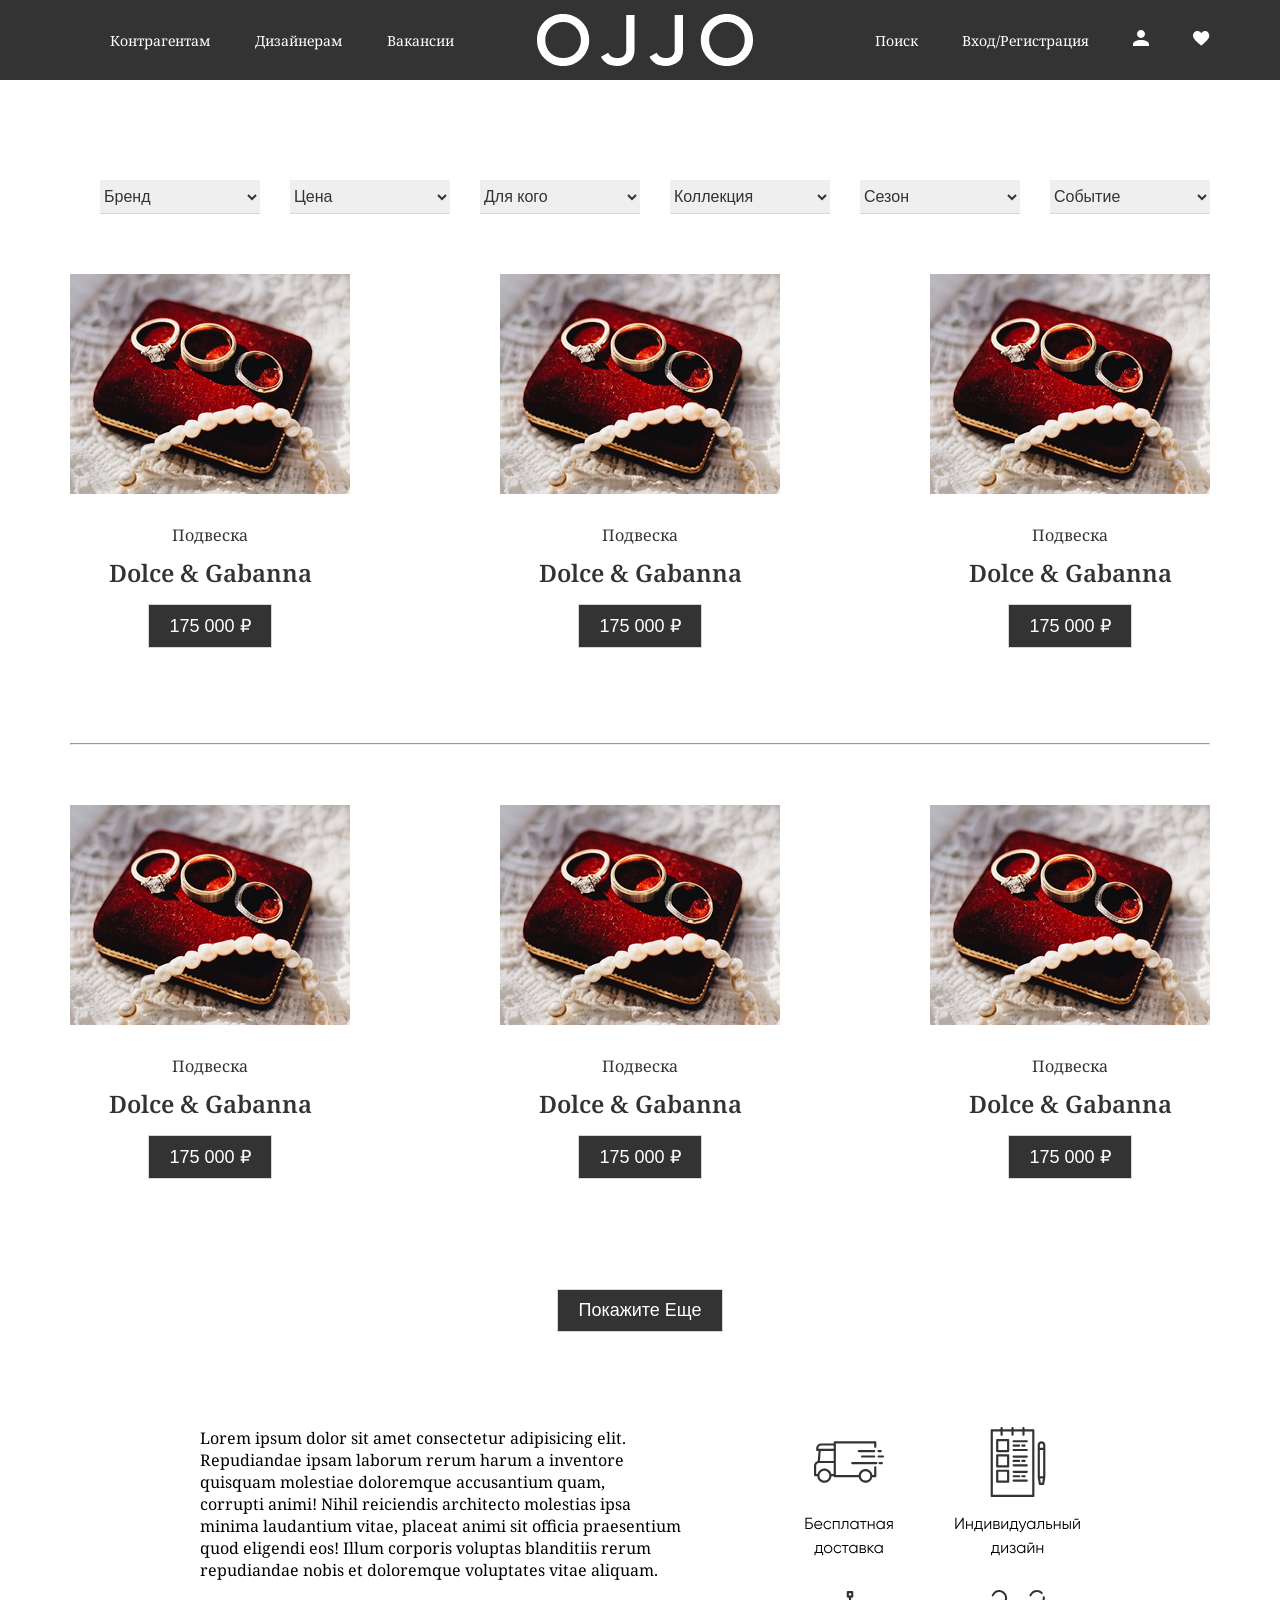
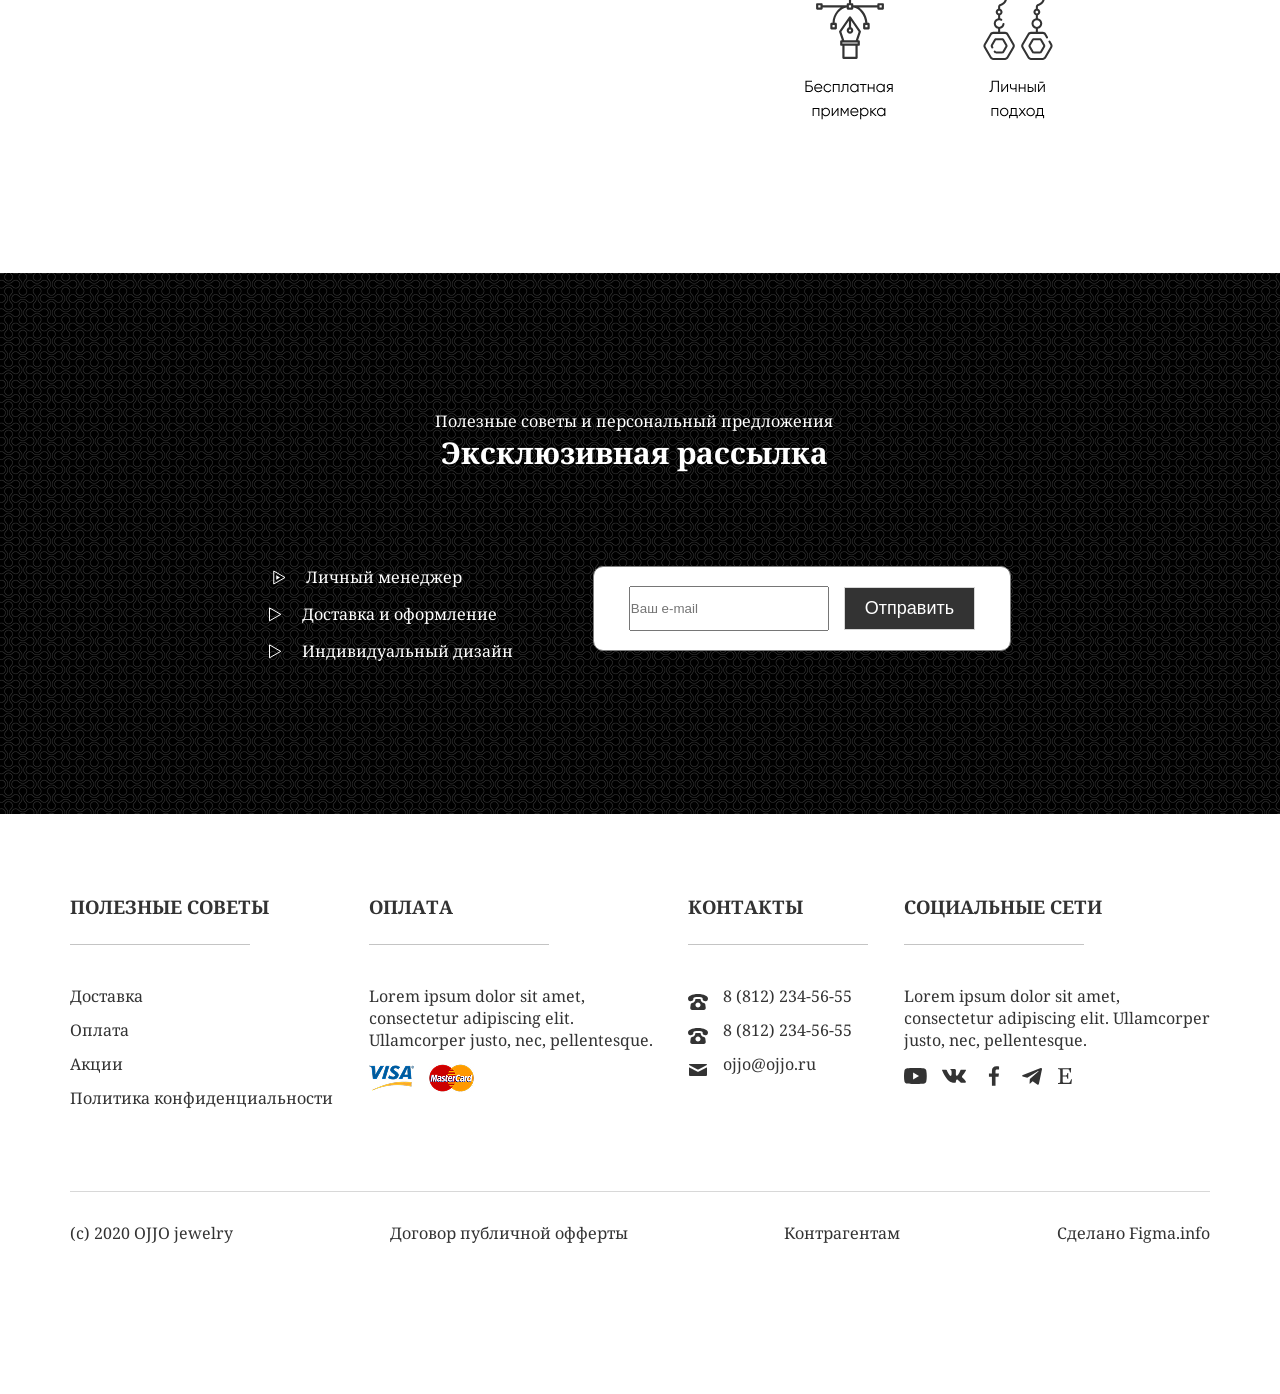
<file: basket.html>
<!DOCTYPE html>
<html lang="en">
<head>
    <meta charset="UTF-8">
    <meta name="viewport" content="width=device-width, initial-scale=1.0">
    <title>Document</title>
    <link rel="stylesheet" href="./css/basket.css">
        <link rel="preconnect" href="https://fonts.googleapis.com">
<link rel="preconnect" href="https://fonts.gstatic.com" crossorigin>
<link href="https://fonts.googleapis.com/css2?family=Noto+Serif:ital,wght@0,100..900;1,100..900&display=swap" rel="stylesheet">
</head>
<body>
        <header>
            <div class="header-container container">
                <nav>
                    <a href="">Контрагентам</a>
                    <a href="">Дизайнерам</a>
                    <a href="">Вакансии</a>
                </nav>
                <img src="./img/OJJO.svg" alt="">
                <nav>
                    <a href="">Поиск</a>
                    <a href="">Вход/Регистрация</a>
                    <a href=""><svg width="16" height="16" viewBox="0 0 16 16" fill="none" xmlns="http://www.w3.org/2000/svg">
<path d="M8 0C9.06087 0 10.0783 0.421427 10.8284 1.17157C11.5786 1.92172 12 2.93913 12 4C12 5.06087 11.5786 6.07828 10.8284 6.82843C10.0783 7.57857 9.06087 8 8 8C6.93913 8 5.92172 7.57857 5.17157 6.82843C4.42143 6.07828 4 5.06087 4 4C4 2.93913 4.42143 1.92172 5.17157 1.17157C5.92172 0.421427 6.93913 0 8 0ZM8 10C12.42 10 16 11.79 16 14V16H0V14C0 11.79 3.58 10 8 10Z" fill="white"/>
</svg></a>
                    <a href=""><svg width="17" height="15" viewBox="0 0 17 15" fill="none" xmlns="http://www.w3.org/2000/svg">
<path d="M8.33057 2.23935C5.57571 -2.01593 0 0.302208 0 4.93764C0 8.41849 7.644 13.8635 8.33057 14.5715C9.02186 13.8635 16.2857 8.41849 16.2857 4.93764C16.2857 0.337351 11.0906 -2.01593 8.33057 2.23935Z" fill="white"/>
</svg></a>
                </nav>
            </div>
            </header>

            <section class="hero">
                <div class="container">
                    <div class="options">
                        <select><option class="option__title">Бренд</option></select>
                        <select><option class="option__title">Цена</option></select>
                        <select><option class="option__title">Для кого</option></select>
                        <select><option class="option__title">Коллекция </option></select>
                        <select><option class="option__title">Сезон</option></select>
                        <select><option class="option__title">Событие </option></select>
                    </div>
                    <div class="hero__cards">
                    <div class="hero__card">
                        <img src="./img/rings2.jpg" alt="">
                        <p class="cards__subtitle">Подвеска</p>
                        <h2 class="cards__title">Dolce & Gabanna</h2>
                        <button class="card__btn">175 000 ₽</button>
                    </div>
                    <div class="hero__card">
                        <img src="./img/rings2.jpg" alt="">
                        <p class="cards__subtitle">Подвеска</p>
                        <h2 class="cards__title">Dolce & Gabanna</h2>
                        <button class="card__btn">175 000 ₽</button>
                    </div>
                    <div class="hero__card">
                        <img src="./img/rings2.jpg" alt="">
                        <p class="cards__subtitle">Подвеска</p>
                        <h2 class="cards__title">Dolce & Gabanna</h2>
                        <button class="card__btn">175 000 ₽</button>
                    </div>
                    </div>
                    <hr>
                    <div class="hero__cards">
                    <div class="hero__card">
                        <img src="./img/rings2.jpg" alt="">
                        <p class="cards__subtitle">Подвеска</p>
                        <h2 class="cards__title">Dolce & Gabanna</h2>
                        <button class="card__btn">175 000 ₽</button>
                    </div>
                    <div class="hero__card">
                        <img src="./img/rings2.jpg" alt="">
                        <p class="cards__subtitle">Подвеска</p>
                        <h2 class="cards__title">Dolce & Gabanna</h2>
                        <button class="card__btn">175 000 ₽</button>
                    </div>
                    <div class="hero__card">
                        <img src="./img/rings2.jpg" alt="">
                        <p class="cards__subtitle">Подвеска</p>
                        <h2 class="cards__title">Dolce & Gabanna</h2>
                        <button class="card__btn">175 000 ₽</button>
                    </div>
                    </div>
                    <div class="btn__center"><button class="card__btn">покажите еще</button></div>

                    <div class="inform">
                        <div class="left__content">
                            <p class="left__text">Lorem ipsum dolor sit amet consectetur adipisicing elit.<br> Repudiandae ipsam laborum rerum harum a inventore<br> quisquam molestiae doloremque  accusantium quam,<br> corrupti animi! Nihil reiciendis architecto molestias  ipsa <br> minima laudantium vitae, placeat animi sit officia praesentium <br> quod  eligendi eos! Illum corporis voluptas blanditiis rerum <br> repudiandae nobis et doloremque voluptates vitae aliquam.</p>
                        </div>
                        <div class="right__content">
                            <svg width="277" height="296" viewBox="0 0 277 296" fill="none" xmlns="http://www.w3.org/2000/svg">
<path d="M71.25 39.3464C70.646 39.3464 70.1562 39.8362 70.1562 40.4402V48.1041H68.4161C67.9872 44.3105 64.5643 41.583 60.7709 42.0118C57.5681 42.3738 55.0408 44.9013 54.6786 48.1041H31.875V16.3853H70.1562V19.8252C70.1562 20.4292 70.646 20.9189 71.25 20.9189C71.854 20.9189 72.3438 20.4292 72.3438 19.8252V15.2916C72.3438 14.6876 71.854 14.1978 71.25 14.1978H30.7812C30.1772 14.1978 29.6875 14.6876 29.6875 15.2916V16.3853H17.1619C14.4162 16.3889 12.1911 18.6138 12.1875 21.3597V22.9478C12.1875 23.5519 12.6772 24.0416 13.2812 24.0416H14.5533L13.7188 34.0658C11.5347 34.6343 10.0077 36.6028 10 38.8597V48.1041C10 48.7081 10.4897 49.1978 11.0938 49.1978H13.3086C13.6084 53.1091 17.0223 56.0368 20.9335 55.737C24.4281 55.4691 27.2047 52.6924 27.4727 49.1978C27.4825 49.1978 27.4902 49.2033 27.5 49.2033H29.6875C29.6875 49.8073 30.1772 50.2971 30.7812 50.2971H54.7781C55.5573 54.0356 59.2197 56.4346 62.9583 55.6555C65.6512 55.0942 67.7553 52.99 68.3166 50.2971H71.25C71.854 50.2971 72.3438 49.8073 72.3438 49.2033V40.4402C72.3438 39.836 71.854 39.3464 71.25 39.3464ZM20.3906 53.5728C17.6724 53.5728 15.4688 51.3692 15.4688 48.651C15.4688 45.9327 17.6724 43.7291 20.3906 43.7291C23.1089 43.7291 25.3125 45.9327 25.3125 48.651C25.3095 51.368 23.1076 53.5698 20.3906 53.5728ZM29.6875 47.0103H27.5C27.4359 47.017 27.3724 47.0298 27.3108 47.0486C26.4311 43.2269 22.62 40.842 18.7984 41.7216C16.1633 42.3281 14.1014 44.3786 13.4803 47.0103H12.1875V38.8597C12.1893 37.3214 13.436 36.0746 14.9744 36.0728H29.6875V47.0103ZM29.6875 33.8853H15.9281L16.7484 24.0416H29.6875V33.8853ZM29.6875 21.8541H14.375V21.3597C14.3768 19.8213 15.6235 18.5746 17.1619 18.5728H29.6875V21.8541ZM66.2673 49.1541C66.1267 51.6563 64.0545 53.6121 61.5484 53.6078H61.5473C59.2525 53.6028 57.2931 51.95 56.9011 49.6889C57.0928 49.354 57.0709 48.9378 56.8453 48.6247C56.9915 46.023 59.2192 44.0322 61.8211 44.1783C64.4228 44.3245 66.4136 46.5522 66.2673 49.1541Z" fill="#333333"/>
<path d="M70.1562 22.9478H54.8438C54.2397 22.9478 53.75 23.4376 53.75 24.0416C53.75 24.6456 54.2397 25.1353 54.8438 25.1353H70.1562C70.7603 25.1353 71.25 24.6456 71.25 24.0416C71.25 23.4376 70.7603 22.9478 70.1562 22.9478Z" fill="#333333"/>
<path d="M72.3438 34.9791H48.2812C47.6772 34.9791 47.1875 35.4688 47.1875 36.0728C47.1875 36.6769 47.6772 37.1666 48.2812 37.1666H72.3438C72.9478 37.1666 73.4375 36.6769 73.4375 36.0728C73.4375 35.4688 72.9478 34.9791 72.3438 34.9791Z" fill="#333333"/>
<path d="M70.1562 28.4166H58.125C57.521 28.4166 57.0312 28.9063 57.0312 29.5103C57.0312 30.1144 57.521 30.6041 58.125 30.6041H70.1562C70.7603 30.6041 71.25 30.1144 71.25 29.5103C71.25 28.9063 70.7603 28.4166 70.1562 28.4166Z" fill="#333333"/>
<path d="M74.5312 25.1353H76.7188C77.3228 25.1353 77.8125 24.6456 77.8125 24.0416C77.8125 23.4376 77.3228 22.9478 76.7188 22.9478H74.5312C73.9272 22.9478 73.4375 23.4376 73.4375 24.0416C73.4375 24.6456 73.9272 25.1353 74.5312 25.1353Z" fill="#333333"/>
<path d="M77.8125 34.9791H75.625C75.021 34.9791 74.5312 35.4688 74.5312 36.0728C74.5312 36.6769 75.021 37.1666 75.625 37.1666H77.8125C78.4165 37.1666 78.9062 36.6769 78.9062 36.0728C78.9062 35.4688 78.4165 34.9791 77.8125 34.9791Z" fill="#333333"/>
<path d="M78.9062 28.4166H74.5312C73.9272 28.4166 73.4375 28.9063 73.4375 29.5103C73.4375 30.1144 73.9272 30.6041 74.5312 30.6041H78.9062C79.5103 30.6041 80 30.1144 80 29.5103C80 28.9063 79.5103 28.4166 78.9062 28.4166Z" fill="#333333"/>
<path d="M5.6275 95.28C6.5555 95.28 7.34483 95.6107 7.9955 96.272C8.65683 96.9333 8.9875 97.7227 8.9875 98.64C8.9875 99.568 8.65683 100.363 7.9955 101.024C7.34483 101.675 6.5555 102 5.6275 102H1.4675V90.8H8.0275V91.856H2.5875V95.28H5.6275ZM5.6275 100.944C6.24617 100.944 6.77417 100.72 7.2115 100.272C7.64883 99.824 7.8675 99.28 7.8675 98.64C7.8675 98.0107 7.64883 97.472 7.2115 97.024C6.77417 96.5653 6.24617 96.336 5.6275 96.336H2.5875V100.944H5.6275ZM14.3629 93.808C15.5469 93.808 16.5015 94.2293 17.2269 95.072C17.9629 95.904 18.3309 96.8907 18.3309 98.032C18.3309 98.1493 18.3202 98.3147 18.2989 98.528H11.2749C11.3815 99.3387 11.7229 99.984 12.2989 100.464C12.8855 100.933 13.6055 101.168 14.4589 101.168C15.0669 101.168 15.5895 101.045 16.0269 100.8C16.4749 100.544 16.8109 100.213 17.0349 99.808L17.9629 100.352C17.6109 100.917 17.1309 101.365 16.5229 101.696C15.9149 102.027 15.2215 102.192 14.4429 102.192C13.1842 102.192 12.1602 101.797 11.3709 101.008C10.5815 100.219 10.1869 99.216 10.1869 98C10.1869 96.8053 10.5762 95.808 11.3549 95.008C12.1335 94.208 13.1362 93.808 14.3629 93.808ZM14.3629 94.832C13.5309 94.832 12.8322 95.0827 12.2669 95.584C11.7122 96.0747 11.3815 96.7147 11.2749 97.504H17.2429C17.1362 96.6613 16.8109 96.0053 16.2669 95.536C15.7229 95.0667 15.0882 94.832 14.3629 94.832ZM23.7386 102.192C22.5333 102.192 21.5306 101.792 20.7306 100.992C19.9306 100.181 19.5306 99.184 19.5306 98C19.5306 96.816 19.9306 95.824 20.7306 95.024C21.5306 94.2133 22.5333 93.808 23.7386 93.808C24.528 93.808 25.2373 94 25.8666 94.384C26.496 94.7573 26.9546 95.264 27.2426 95.904L26.3786 96.4C26.1653 95.92 25.8186 95.5413 25.3386 95.264C24.8693 94.976 24.336 94.832 23.7386 94.832C22.8533 94.832 22.1066 95.1413 21.4986 95.76C20.8906 96.368 20.5866 97.1147 20.5866 98C20.5866 98.8853 20.8906 99.6373 21.4986 100.256C22.1066 100.864 22.8533 101.168 23.7386 101.168C24.336 101.168 24.8693 101.029 25.3386 100.752C25.808 100.464 26.176 100.08 26.4426 99.6L27.3226 100.112C26.992 100.752 26.5066 101.259 25.8666 101.632C25.2266 102.005 24.5173 102.192 23.7386 102.192ZM35.5588 94V102H34.5028V95.024H29.8948V102H28.8388V94H35.5588ZM44.3519 94V102H43.2959V95.024H39.6799V98.592C39.6799 99.9253 39.4239 100.843 38.9119 101.344C38.4105 101.845 37.7172 102.064 36.8319 102V101.008C37.4399 101.072 37.8879 100.928 38.1759 100.576C38.4745 100.224 38.6239 99.5627 38.6239 98.592V94H44.3519ZM53.4688 94H54.5248V102H53.4688V100.432C52.7328 101.605 51.6554 102.192 50.2368 102.192C49.0954 102.192 48.1194 101.787 47.3088 100.976C46.5088 100.165 46.1088 99.1733 46.1088 98C46.1088 96.8267 46.5088 95.8347 47.3088 95.024C48.1194 94.2133 49.0954 93.808 50.2368 93.808C51.6554 93.808 52.7328 94.3947 53.4688 95.568V94ZM48.0768 100.256C48.6848 100.864 49.4314 101.168 50.3168 101.168C51.2021 101.168 51.9488 100.864 52.5568 100.256C53.1648 99.6373 53.4688 98.8853 53.4688 98C53.4688 97.1147 53.1648 96.368 52.5568 95.76C51.9488 95.1413 51.2021 94.832 50.3168 94.832C49.4314 94.832 48.6848 95.1413 48.0768 95.76C47.4688 96.368 47.1648 97.1147 47.1648 98C47.1648 98.8853 47.4688 99.6373 48.0768 100.256ZM62.5206 94V95.024H59.6886V102H58.6326V95.024H55.8006V94H62.5206ZM69.4715 94H70.5275V102H69.4715V98.512H64.8635V102H63.8075V94H64.8635V97.488H69.4715V94ZM79.6406 94H80.6966V102H79.6406V100.432C78.9046 101.605 77.8273 102.192 76.4086 102.192C75.2673 102.192 74.2913 101.787 73.4806 100.976C72.6806 100.165 72.2806 99.1733 72.2806 98C72.2806 96.8267 72.6806 95.8347 73.4806 95.024C74.2913 94.2133 75.2673 93.808 76.4086 93.808C77.8273 93.808 78.9046 94.3947 79.6406 95.568V94ZM74.2486 100.256C74.8566 100.864 75.6033 101.168 76.4886 101.168C77.374 101.168 78.1206 100.864 78.7286 100.256C79.3366 99.6373 79.6406 98.8853 79.6406 98C79.6406 97.1147 79.3366 96.368 78.7286 95.76C78.1206 95.1413 77.374 94.832 76.4886 94.832C75.6033 94.832 74.8566 95.1413 74.2486 95.76C73.6406 96.368 73.3366 97.1147 73.3366 98C73.3366 98.8853 73.6406 99.6373 74.2486 100.256ZM88.6925 94V102H87.6365V98.928H86.2605L83.7965 102H82.4525L84.9805 98.896C84.3405 98.8 83.8125 98.5333 83.3965 98.096C82.9805 97.6587 82.7725 97.12 82.7725 96.48C82.7725 95.7547 83.0285 95.1627 83.5405 94.704C84.0632 94.2347 84.6978 94 85.4445 94H88.6925ZM85.4445 97.936H87.6365V95.024H85.4445C84.9965 95.024 84.6125 95.1573 84.2925 95.424C83.9832 95.6907 83.8285 96.0427 83.8285 96.48C83.8285 96.9173 83.9832 97.2693 84.2925 97.536C84.6125 97.8027 84.9965 97.936 85.4445 97.936ZM17.9963 124.976H19.1163V128.144H18.0603V126H11.5323V128.144H10.4763V124.976H11.4523C11.9962 124.261 12.2682 123.253 12.2682 121.952V118H17.9963V124.976ZM12.7323 124.976H16.9403V119.024H13.3243V121.952C13.3243 123.179 13.1269 124.187 12.7323 124.976ZM27.1053 124.992C26.2946 125.792 25.3026 126.192 24.1293 126.192C22.9559 126.192 21.9586 125.792 21.1373 124.992C20.3266 124.181 19.9213 123.184 19.9213 122C19.9213 120.816 20.3266 119.824 21.1373 119.024C21.9586 118.213 22.9559 117.808 24.1293 117.808C25.3026 117.808 26.2946 118.213 27.1053 119.024C27.9266 119.824 28.3373 120.816 28.3373 122C28.3373 123.184 27.9266 124.181 27.1053 124.992ZM21.8893 124.256C22.4973 124.864 23.2439 125.168 24.1293 125.168C25.0146 125.168 25.7613 124.864 26.3693 124.256C26.9773 123.637 27.2812 122.885 27.2812 122C27.2812 121.115 26.9773 120.368 26.3693 119.76C25.7613 119.141 25.0146 118.832 24.1293 118.832C23.2439 118.832 22.4973 119.141 21.8893 119.76C21.2813 120.368 20.9773 121.115 20.9773 122C20.9773 122.885 21.2813 123.637 21.8893 124.256ZM33.8324 126.192C32.627 126.192 31.6244 125.792 30.8244 124.992C30.0244 124.181 29.6244 123.184 29.6244 122C29.6244 120.816 30.0244 119.824 30.8244 119.024C31.6244 118.213 32.627 117.808 33.8324 117.808C34.6217 117.808 35.331 118 35.9604 118.384C36.5897 118.757 37.0484 119.264 37.3364 119.904L36.4724 120.4C36.259 119.92 35.9124 119.541 35.4324 119.264C34.963 118.976 34.4297 118.832 33.8324 118.832C32.947 118.832 32.2004 119.141 31.5924 119.76C30.9844 120.368 30.6804 121.115 30.6804 122C30.6804 122.885 30.9844 123.637 31.5924 124.256C32.2004 124.864 32.947 125.168 33.8324 125.168C34.4297 125.168 34.963 125.029 35.4324 124.752C35.9017 124.464 36.2697 124.08 36.5364 123.6L37.4164 124.112C37.0857 124.752 36.6004 125.259 35.9604 125.632C35.3204 126.005 34.611 126.192 33.8324 126.192ZM44.5363 118V119.024H41.7043V126H40.6483V119.024H37.8163V118H44.5363ZM52.3906 118H53.4466V126H52.3906V124.432C51.6546 125.605 50.5773 126.192 49.1586 126.192C48.0173 126.192 47.0413 125.787 46.2306 124.976C45.4306 124.165 45.0306 123.173 45.0306 122C45.0306 120.827 45.4306 119.835 46.2306 119.024C47.0413 118.213 48.0173 117.808 49.1586 117.808C50.5773 117.808 51.6546 118.395 52.3906 119.568V118ZM46.9986 124.256C47.6066 124.864 48.3533 125.168 49.2386 125.168C50.124 125.168 50.8706 124.864 51.4786 124.256C52.0866 123.637 52.3906 122.885 52.3906 122C52.3906 121.115 52.0866 120.368 51.4786 119.76C50.8706 119.141 50.124 118.832 49.2386 118.832C48.3533 118.832 47.6066 119.141 46.9986 119.76C46.3906 120.368 46.0866 121.115 46.0866 122C46.0866 122.885 46.3906 123.637 46.9986 124.256ZM60.7705 121.888C61.6452 122.208 62.0825 122.832 62.0825 123.76C62.0825 124.411 61.8638 124.949 61.4265 125.376C60.9998 125.792 60.3812 126 59.5705 126H55.6825V118H59.2505C60.0292 118 60.6318 118.203 61.0585 118.608C61.4852 119.003 61.6985 119.515 61.6985 120.144C61.6985 120.944 61.3892 121.525 60.7705 121.888ZM59.2505 119.024H56.7385V121.456H59.2505C60.1785 121.456 60.6425 121.04 60.6425 120.208C60.6425 119.835 60.5198 119.547 60.2745 119.344C60.0398 119.131 59.6985 119.024 59.2505 119.024ZM59.5705 124.976C60.0398 124.976 60.3972 124.864 60.6425 124.64C60.8985 124.416 61.0265 124.101 61.0265 123.696C61.0265 123.323 60.8985 123.029 60.6425 122.816C60.3972 122.592 60.0398 122.48 59.5705 122.48H56.7385V124.976H59.5705ZM70.1465 126H68.7385L64.7385 122.144V126H63.6825V118H64.7385V121.536L68.5465 118H69.9865L65.8585 121.84L70.1465 126ZM77.6719 118H78.7279V126H77.6719V124.432C76.9359 125.605 75.8585 126.192 74.4399 126.192C73.2985 126.192 72.3225 125.787 71.5119 124.976C70.7119 124.165 70.3119 123.173 70.3119 122C70.3119 120.827 70.7119 119.835 71.5119 119.024C72.3225 118.213 73.2985 117.808 74.4399 117.808C75.8585 117.808 76.9359 118.395 77.6719 119.568V118ZM72.2799 124.256C72.8879 124.864 73.6345 125.168 74.5199 125.168C75.4052 125.168 76.1519 124.864 76.7599 124.256C77.3679 123.637 77.6719 122.885 77.6719 122C77.6719 121.115 77.3679 120.368 76.7599 119.76C76.1519 119.141 75.4052 118.832 74.5199 118.832C73.6345 118.832 72.8879 119.141 72.2799 119.76C71.6719 120.368 71.3679 121.115 71.3679 122C71.3679 122.885 71.6719 123.637 72.2799 124.256Z" fill="black"/>
<path d="M56.7436 203.94L46.8998 189.722C46.7992 189.576 46.6648 189.457 46.5081 189.375C46.3514 189.293 46.1771 189.25 46.0002 189.25C45.8233 189.25 45.649 189.293 45.4923 189.375C45.3356 189.457 45.2012 189.576 45.1006 189.722L35.2568 203.94C35.1602 204.08 35.0974 204.24 35.0734 204.408C35.0495 204.576 35.065 204.747 35.1188 204.908L37.9201 213.313H37.2502C36.9601 213.313 36.6819 213.428 36.4768 213.633C36.2717 213.838 36.1564 214.116 36.1564 214.406V217.688C36.1564 217.978 36.2717 218.256 36.4768 218.461C36.6819 218.666 36.9601 218.781 37.2502 218.781H38.3439V230.813C38.3439 231.103 38.4592 231.381 38.6643 231.586C38.8694 231.791 39.1476 231.906 39.4377 231.906H52.5627C52.8528 231.906 53.131 231.791 53.3361 231.586C53.5412 231.381 53.6564 231.103 53.6564 230.813V218.781H54.7502C55.0403 218.781 55.3185 218.666 55.5236 218.461C55.7287 218.256 55.8439 217.978 55.8439 217.688V214.406C55.8439 214.116 55.7287 213.838 55.5236 213.633C55.3185 213.428 55.0403 213.313 54.7502 213.313H54.0803L56.8816 204.908C56.9354 204.747 56.9509 204.576 56.9269 204.408C56.903 204.24 56.8402 204.08 56.7436 203.94ZM46.0002 202.375C46.2165 202.375 46.428 202.439 46.6078 202.559C46.7877 202.68 46.9279 202.85 47.0107 203.05C47.0935 203.25 47.1151 203.47 47.0729 203.682C47.0307 203.894 46.9266 204.089 46.7736 204.242C46.6206 204.395 46.4257 204.499 46.2136 204.541C46.0014 204.584 45.7815 204.562 45.5816 204.479C45.3818 204.396 45.211 204.256 45.0908 204.076C44.9706 203.897 44.9064 203.685 44.9064 203.469C44.9068 203.179 45.0222 202.901 45.2272 202.696C45.4323 202.491 45.7102 202.375 46.0002 202.375ZM51.4689 229.719H40.5314V218.781H51.4689V229.719ZM53.6564 216.594H38.3439V215.5H53.6564V216.594ZM51.7738 213.313H40.2266L37.3664 204.736L44.9064 193.845V200.188C44.907 200.249 44.9125 200.31 44.9229 200.371C44.1903 200.625 43.5717 201.131 43.1766 201.799C42.7815 202.466 42.6356 203.252 42.7647 204.016C42.8939 204.781 43.2897 205.475 43.8819 205.976C44.4742 206.477 45.2247 206.751 46.0002 206.751C46.7757 206.751 47.5262 206.477 48.1185 205.976C48.7107 205.475 49.1065 204.781 49.2357 204.016C49.3648 203.252 49.2189 202.466 48.8238 201.799C48.4287 201.131 47.8101 200.625 47.0775 200.371C47.0879 200.31 47.0934 200.249 47.0939 200.188V193.845L54.634 204.736L51.7738 213.313Z" fill="#333333"/>
<path d="M78.8125 176.125H74.4375C74.1474 176.125 73.8692 176.24 73.6641 176.445C73.459 176.65 73.3438 176.929 73.3438 177.219V178.322C73.2984 178.316 73.2528 178.313 73.207 178.312H49.2812V177.219C49.2812 176.929 49.166 176.65 48.9609 176.445C48.7558 176.24 48.4776 176.125 48.1875 176.125H47.0938V170.656H48.1875C48.4776 170.656 48.7558 170.541 48.9609 170.336C49.166 170.131 49.2812 169.853 49.2812 169.562V165.188C49.2812 164.897 49.166 164.619 48.9609 164.414C48.7558 164.209 48.4776 164.094 48.1875 164.094H43.8125C43.5224 164.094 43.2442 164.209 43.0391 164.414C42.834 164.619 42.7188 164.897 42.7188 165.188V169.562C42.7188 169.853 42.834 170.131 43.0391 170.336C43.2442 170.541 43.5224 170.656 43.8125 170.656H44.9062V176.125H43.8125C43.5224 176.125 43.2442 176.24 43.0391 176.445C42.834 176.65 42.7188 176.929 42.7188 177.219V178.312H18.6562V177.219C18.6562 176.929 18.541 176.65 18.3359 176.445C18.1308 176.24 17.8526 176.125 17.5625 176.125H13.1875C12.8974 176.125 12.6192 176.24 12.4141 176.445C12.209 176.65 12.0938 176.929 12.0938 177.219V181.594C12.0938 181.884 12.209 182.162 12.4141 182.367C12.6192 182.572 12.8974 182.688 13.1875 182.688H17.5625C17.8526 182.688 18.1308 182.572 18.3359 182.367C18.541 182.162 18.6562 181.884 18.6562 181.594V180.5H36.7387C35.2951 181.455 34.0048 182.624 32.9119 183.966C30.1078 187.366 28.5 191.684 28.5 195.812H27.4062C27.1162 195.812 26.838 195.928 26.6329 196.133C26.4277 196.338 26.3125 196.616 26.3125 196.906V201.281C26.3125 201.571 26.4277 201.85 26.6329 202.055C26.838 202.26 27.1162 202.375 27.4062 202.375H31.7812C32.0713 202.375 32.3495 202.26 32.5546 202.055C32.7598 201.85 32.875 201.571 32.875 201.281V196.906C32.875 196.616 32.7598 196.338 32.5546 196.133C32.3495 195.928 32.0713 195.812 31.7812 195.812H30.6875C30.6875 187.702 36.9273 181.305 42.7188 180.571V181.594C42.7188 181.884 42.834 182.162 43.0391 182.367C43.2442 182.572 43.5224 182.688 43.8125 182.688H48.1875C48.4776 182.688 48.7558 182.572 48.9609 182.367C49.166 182.162 49.2812 181.884 49.2812 181.594V180.567C52.2426 180.918 55.085 182.693 57.3791 185.653C59.6117 188.531 61.0295 192.258 61.2742 195.812H60.2188C59.9287 195.812 59.6505 195.928 59.4454 196.133C59.2402 196.338 59.125 196.616 59.125 196.906V201.281C59.125 201.571 59.2402 201.85 59.4454 202.055C59.6505 202.26 59.9287 202.375 60.2188 202.375H64.5938C64.8838 202.375 65.162 202.26 65.3671 202.055C65.5723 201.85 65.6875 201.571 65.6875 201.281V196.906C65.6875 196.616 65.5723 196.338 65.3671 196.133C65.162 195.928 64.8838 195.812 64.5938 195.812H63.4658C63.2266 191.751 61.6693 187.613 59.1086 184.312C57.9824 182.833 56.6252 181.546 55.0891 180.5H73.207C73.2528 180.5 73.2984 180.496 73.3438 180.49V181.594C73.3438 181.884 73.459 182.162 73.6641 182.367C73.8692 182.572 74.1474 182.688 74.4375 182.688H78.8125C79.1026 182.688 79.3808 182.572 79.5859 182.367C79.791 182.162 79.9062 181.884 79.9062 181.594V177.219C79.9062 176.929 79.791 176.65 79.5859 176.445C79.3808 176.24 79.1026 176.125 78.8125 176.125ZM16.4688 180.5H14.2812V178.312H16.4688V180.5ZM30.6875 200.188H28.5V198H30.6875V200.188ZM44.9062 166.281H47.0938V168.469H44.9062V166.281ZM47.0938 180.5H44.9062V178.312H47.0938V180.5ZM61.3125 198H63.5V200.188H61.3125V198ZM77.7188 180.5H75.5312V178.312H77.7188V180.5Z" fill="#333333"/>
<path d="M5.6275 258.28C6.5555 258.28 7.34483 258.611 7.9955 259.272C8.65683 259.933 8.9875 260.723 8.9875 261.64C8.9875 262.568 8.65683 263.363 7.9955 264.024C7.34483 264.675 6.5555 265 5.6275 265H1.4675V253.8H8.0275V254.856H2.5875V258.28H5.6275ZM5.6275 263.944C6.24617 263.944 6.77417 263.72 7.2115 263.272C7.64883 262.824 7.8675 262.28 7.8675 261.64C7.8675 261.011 7.64883 260.472 7.2115 260.024C6.77417 259.565 6.24617 259.336 5.6275 259.336H2.5875V263.944H5.6275ZM14.3629 256.808C15.5469 256.808 16.5015 257.229 17.2269 258.072C17.9629 258.904 18.3309 259.891 18.3309 261.032C18.3309 261.149 18.3202 261.315 18.2989 261.528H11.2749C11.3815 262.339 11.7229 262.984 12.2989 263.464C12.8855 263.933 13.6055 264.168 14.4589 264.168C15.0669 264.168 15.5895 264.045 16.0269 263.8C16.4749 263.544 16.8109 263.213 17.0349 262.808L17.9629 263.352C17.6109 263.917 17.1309 264.365 16.5229 264.696C15.9149 265.027 15.2215 265.192 14.4429 265.192C13.1842 265.192 12.1602 264.797 11.3709 264.008C10.5815 263.219 10.1869 262.216 10.1869 261C10.1869 259.805 10.5762 258.808 11.3549 258.008C12.1335 257.208 13.1362 256.808 14.3629 256.808ZM14.3629 257.832C13.5309 257.832 12.8322 258.083 12.2669 258.584C11.7122 259.075 11.3815 259.715 11.2749 260.504H17.2429C17.1362 259.661 16.8109 259.005 16.2669 258.536C15.7229 258.067 15.0882 257.832 14.3629 257.832ZM23.7386 265.192C22.5333 265.192 21.5306 264.792 20.7306 263.992C19.9306 263.181 19.5306 262.184 19.5306 261C19.5306 259.816 19.9306 258.824 20.7306 258.024C21.5306 257.213 22.5333 256.808 23.7386 256.808C24.528 256.808 25.2373 257 25.8666 257.384C26.496 257.757 26.9546 258.264 27.2426 258.904L26.3786 259.4C26.1653 258.92 25.8186 258.541 25.3386 258.264C24.8693 257.976 24.336 257.832 23.7386 257.832C22.8533 257.832 22.1066 258.141 21.4986 258.76C20.8906 259.368 20.5866 260.115 20.5866 261C20.5866 261.885 20.8906 262.637 21.4986 263.256C22.1066 263.864 22.8533 264.168 23.7386 264.168C24.336 264.168 24.8693 264.029 25.3386 263.752C25.808 263.464 26.176 263.08 26.4426 262.6L27.3226 263.112C26.992 263.752 26.5066 264.259 25.8666 264.632C25.2266 265.005 24.5173 265.192 23.7386 265.192ZM35.5588 257V265H34.5028V258.024H29.8948V265H28.8388V257H35.5588ZM44.3519 257V265H43.2959V258.024H39.6799V261.592C39.6799 262.925 39.4239 263.843 38.9119 264.344C38.4105 264.845 37.7172 265.064 36.8319 265V264.008C37.4399 264.072 37.8879 263.928 38.1759 263.576C38.4745 263.224 38.6239 262.563 38.6239 261.592V257H44.3519ZM53.4688 257H54.5248V265H53.4688V263.432C52.7328 264.605 51.6554 265.192 50.2368 265.192C49.0954 265.192 48.1194 264.787 47.3088 263.976C46.5088 263.165 46.1088 262.173 46.1088 261C46.1088 259.827 46.5088 258.835 47.3088 258.024C48.1194 257.213 49.0954 256.808 50.2368 256.808C51.6554 256.808 52.7328 257.395 53.4688 258.568V257ZM48.0768 263.256C48.6848 263.864 49.4314 264.168 50.3168 264.168C51.2021 264.168 51.9488 263.864 52.5568 263.256C53.1648 262.637 53.4688 261.885 53.4688 261C53.4688 260.115 53.1648 259.368 52.5568 258.76C51.9488 258.141 51.2021 257.832 50.3168 257.832C49.4314 257.832 48.6848 258.141 48.0768 258.76C47.4688 259.368 47.1648 260.115 47.1648 261C47.1648 261.885 47.4688 262.637 48.0768 263.256ZM62.5206 257V258.024H59.6886V265H58.6326V258.024H55.8006V257H62.5206ZM69.4715 257H70.5275V265H69.4715V261.512H64.8635V265H63.8075V257H64.8635V260.488H69.4715V257ZM79.6406 257H80.6966V265H79.6406V263.432C78.9046 264.605 77.8273 265.192 76.4086 265.192C75.2673 265.192 74.2913 264.787 73.4806 263.976C72.6806 263.165 72.2806 262.173 72.2806 261C72.2806 259.827 72.6806 258.835 73.4806 258.024C74.2913 257.213 75.2673 256.808 76.4086 256.808C77.8273 256.808 78.9046 257.395 79.6406 258.568V257ZM74.2486 263.256C74.8566 263.864 75.6033 264.168 76.4886 264.168C77.374 264.168 78.1206 263.864 78.7286 263.256C79.3366 262.637 79.6406 261.885 79.6406 261C79.6406 260.115 79.3366 259.368 78.7286 258.76C78.1206 258.141 77.374 257.832 76.4886 257.832C75.6033 257.832 74.8566 258.141 74.2486 258.76C73.6406 259.368 73.3366 260.115 73.3366 261C73.3366 261.885 73.6406 262.637 74.2486 263.256ZM88.6925 257V265H87.6365V261.928H86.2605L83.7965 265H82.4525L84.9805 261.896C84.3405 261.8 83.8125 261.533 83.3965 261.096C82.9805 260.659 82.7725 260.12 82.7725 259.48C82.7725 258.755 83.0285 258.163 83.5405 257.704C84.0632 257.235 84.6978 257 85.4445 257H88.6925ZM85.4445 260.936H87.6365V258.024H85.4445C84.9965 258.024 84.6125 258.157 84.2925 258.424C83.9832 258.691 83.8285 259.043 83.8285 259.48C83.8285 259.917 83.9832 260.269 84.2925 260.536C84.6125 260.803 84.9965 260.936 85.4445 260.936ZM15.3634 281V289H14.3074V282.024H9.69944V289H8.64344V281H15.3634ZM21.8846 280.808C23.0259 280.808 23.9966 281.213 24.7966 282.024C25.6072 282.835 26.0126 283.827 26.0126 285C26.0126 286.173 25.6072 287.165 24.7966 287.976C23.9966 288.787 23.0259 289.192 21.8846 289.192C20.4659 289.192 19.3886 288.605 18.6526 287.432V292.2H17.5966V281H18.6526V282.568C19.3886 281.395 20.4659 280.808 21.8846 280.808ZM19.5646 287.256C20.1726 287.864 20.9192 288.168 21.8046 288.168C22.6899 288.168 23.4366 287.864 24.0446 287.256C24.6526 286.637 24.9566 285.885 24.9566 285C24.9566 284.115 24.6526 283.368 24.0446 282.76C23.4366 282.141 22.6899 281.832 21.8046 281.832C20.9192 281.832 20.1726 282.141 19.5646 282.76C18.9566 283.368 18.6526 284.115 18.6526 285C18.6526 285.885 18.9566 286.637 19.5646 287.256ZM33.5924 281H34.4884V289H33.4324V282.84L28.6644 289H27.7684V281H28.8244V287.16L33.5924 281ZM44.5616 281V289H43.5056V282.616L40.7056 287.16H40.5776L37.7776 282.616V289H36.7216V281H37.9376L40.6416 285.384L43.3456 281H44.5616ZM50.4957 280.808C51.6797 280.808 52.6344 281.229 53.3597 282.072C54.0957 282.904 54.4637 283.891 54.4637 285.032C54.4637 285.149 54.453 285.315 54.4317 285.528H47.4077C47.5144 286.339 47.8557 286.984 48.4317 287.464C49.0184 287.933 49.7384 288.168 50.5917 288.168C51.1997 288.168 51.7224 288.045 52.1597 287.8C52.6077 287.544 52.9437 287.213 53.1677 286.808L54.0957 287.352C53.7437 287.917 53.2637 288.365 52.6557 288.696C52.0477 289.027 51.3544 289.192 50.5757 289.192C49.317 289.192 48.293 288.797 47.5037 288.008C46.7144 287.219 46.3197 286.216 46.3197 285C46.3197 283.805 46.709 282.808 47.4877 282.008C48.2664 281.208 49.269 280.808 50.4957 280.808ZM50.4957 281.832C49.6637 281.832 48.965 282.083 48.3997 282.584C47.845 283.075 47.5144 283.715 47.4077 284.504H53.3757C53.269 283.661 52.9437 283.005 52.3997 282.536C51.8557 282.067 51.221 281.832 50.4957 281.832ZM60.4314 280.808C61.5728 280.808 62.5434 281.213 63.3434 282.024C64.1541 282.835 64.5594 283.827 64.5594 285C64.5594 286.173 64.1541 287.165 63.3434 287.976C62.5434 288.787 61.5728 289.192 60.4314 289.192C59.0128 289.192 57.9354 288.605 57.1994 287.432V292.2H56.1434V281H57.1994V282.568C57.9354 281.395 59.0128 280.808 60.4314 280.808ZM58.1114 287.256C58.7194 287.864 59.4661 288.168 60.3514 288.168C61.2368 288.168 61.9834 287.864 62.5914 287.256C63.1994 286.637 63.5034 285.885 63.5034 285C63.5034 284.115 63.1994 283.368 62.5914 282.76C61.9834 282.141 61.2368 281.832 60.3514 281.832C59.4661 281.832 58.7194 282.141 58.1114 282.76C57.5034 283.368 57.1994 284.115 57.1994 285C57.1994 285.885 57.5034 286.637 58.1114 287.256ZM72.7793 289H71.3713L67.3713 285.144V289H66.3153V281H67.3713V284.536L71.1793 281H72.6193L68.4913 284.84L72.7793 289ZM80.3047 281H81.3607V289H80.3047V287.432C79.5687 288.605 78.4914 289.192 77.0727 289.192C75.9314 289.192 74.9554 288.787 74.1447 287.976C73.3447 287.165 72.9447 286.173 72.9447 285C72.9447 283.827 73.3447 282.835 74.1447 282.024C74.9554 281.213 75.9314 280.808 77.0727 280.808C78.4914 280.808 79.5687 281.395 80.3047 282.568V281ZM74.9127 287.256C75.5207 287.864 76.2674 288.168 77.1527 288.168C78.038 288.168 78.7847 287.864 79.3927 287.256C80.0007 286.637 80.3047 285.885 80.3047 285C80.3047 284.115 80.0007 283.368 79.3927 282.76C78.7847 282.141 78.038 281.832 77.1527 281.832C76.2674 281.832 75.5207 282.141 74.9127 282.76C74.3047 283.368 74.0007 284.115 74.0007 285C74.0007 285.885 74.3047 286.637 74.9127 287.256Z" fill="black"/>
<path d="M229.312 2.1875H220.562V1.09375C220.562 0.489727 220.073 0 219.469 0C218.865 0 218.375 0.489727 218.375 1.09375V2.1875H209.625V1.09375C209.625 0.489727 209.135 0 208.531 0C207.927 0 207.438 0.489727 207.438 1.09375V2.1875H198.688V1.09375C198.688 0.489727 198.198 0 197.594 0C196.99 0 196.5 0.489727 196.5 1.09375V2.1875H187.75C187.146 2.1875 186.656 2.67723 186.656 3.28125V68.9062C186.656 69.5103 187.146 70 187.75 70H229.312C229.917 70 230.406 69.5103 230.406 68.9062V3.28125C230.406 2.67723 229.917 2.1875 229.312 2.1875ZM228.219 67.8125H188.844V4.375H196.5V7.65625C196.5 8.26027 196.99 8.75 197.594 8.75C198.198 8.75 198.688 8.26027 198.688 7.65625V4.375H207.438V7.65625C207.438 8.26027 207.927 8.75 208.531 8.75C209.135 8.75 209.625 8.26027 209.625 7.65625V4.375H218.375V7.65625C218.375 8.26027 218.865 8.75 219.469 8.75C220.073 8.75 220.562 8.26027 220.562 7.65625V4.375H228.219V67.8125Z" fill="#333333"/>
<path d="M204.156 12.0312H193.219C192.615 12.0312 192.125 12.521 192.125 13.125V24.0625C192.125 24.6665 192.615 25.1562 193.219 25.1562H204.156C204.76 25.1562 205.25 24.6665 205.25 24.0625V13.125C205.25 12.521 204.76 12.0312 204.156 12.0312ZM203.062 22.9688H194.312V14.2188H203.062V22.9688Z" fill="#333333"/>
<path d="M204.156 27.3438H193.219C192.615 27.3438 192.125 27.8335 192.125 28.4375V39.375C192.125 39.979 192.615 40.4688 193.219 40.4688H204.156C204.76 40.4688 205.25 39.979 205.25 39.375V28.4375C205.25 27.8335 204.76 27.3438 204.156 27.3438ZM203.062 38.2812H194.312V29.5312H203.062V38.2812Z" fill="#333333"/>
<path d="M204.156 42.6562H193.219C192.615 42.6562 192.125 43.146 192.125 43.75V54.6875C192.125 55.2915 192.615 55.7812 193.219 55.7812H204.156C204.76 55.7812 205.25 55.2915 205.25 54.6875V43.75C205.25 43.146 204.76 42.6562 204.156 42.6562ZM203.062 53.5938H194.312V44.8438H203.062V53.5938Z" fill="#333333"/>
<path d="M208.531 14.2188C208.531 14.8228 209.021 15.3125 209.625 15.3125H222.75C223.354 15.3125 223.844 14.8228 223.844 14.2188C223.844 13.6147 223.354 13.125 222.75 13.125H209.625C209.021 13.125 208.531 13.6147 208.531 14.2188Z" fill="#333333"/>
<path d="M222.75 21.875H209.625C209.021 21.875 208.531 22.3647 208.531 22.9688C208.531 23.5728 209.021 24.0625 209.625 24.0625H222.75C223.354 24.0625 223.844 23.5728 223.844 22.9688C223.844 22.3647 223.354 21.875 222.75 21.875Z" fill="#333333"/>
<path d="M209.625 19.6875H215.094C215.698 19.6875 216.188 19.1978 216.188 18.5938C216.188 17.9897 215.698 17.5 215.094 17.5H209.625C209.021 17.5 208.531 17.9897 208.531 18.5938C208.531 19.1978 209.021 19.6875 209.625 19.6875Z" fill="#333333"/>
<path d="M220.562 19.6875C221.167 19.6875 221.656 19.1978 221.656 18.5938C221.656 17.9897 221.167 17.5 220.562 17.5H218.375C217.771 17.5 217.281 17.9897 217.281 18.5938C217.281 19.1978 217.771 19.6875 218.375 19.6875H220.562Z" fill="#333333"/>
<path d="M222.75 28.4375H209.625C209.021 28.4375 208.531 28.9272 208.531 29.5312C208.531 30.1353 209.021 30.625 209.625 30.625H222.75C223.354 30.625 223.844 30.1353 223.844 29.5312C223.844 28.9272 223.354 28.4375 222.75 28.4375Z" fill="#333333"/>
<path d="M222.75 37.1875H209.625C209.021 37.1875 208.531 37.6772 208.531 38.2812C208.531 38.8853 209.021 39.375 209.625 39.375H222.75C223.354 39.375 223.844 38.8853 223.844 38.2812C223.844 37.6772 223.354 37.1875 222.75 37.1875Z" fill="#333333"/>
<path d="M209.625 35H215.094C215.698 35 216.188 34.5103 216.188 33.9062C216.188 33.3022 215.698 32.8125 215.094 32.8125H209.625C209.021 32.8125 208.531 33.3022 208.531 33.9062C208.531 34.5103 209.021 35 209.625 35Z" fill="#333333"/>
<path d="M220.562 35C221.167 35 221.656 34.5103 221.656 33.9062C221.656 33.3022 221.167 32.8125 220.562 32.8125H218.375C217.771 32.8125 217.281 33.3022 217.281 33.9062C217.281 34.5103 217.771 35 218.375 35H220.562Z" fill="#333333"/>
<path d="M222.75 43.75H209.625C209.021 43.75 208.531 44.2397 208.531 44.8438C208.531 45.4478 209.021 45.9375 209.625 45.9375H222.75C223.354 45.9375 223.844 45.4478 223.844 44.8438C223.844 44.2397 223.354 43.75 222.75 43.75Z" fill="#333333"/>
<path d="M222.75 52.5H209.625C209.021 52.5 208.531 52.9897 208.531 53.5938C208.531 54.1978 209.021 54.6875 209.625 54.6875H222.75C223.354 54.6875 223.844 54.1978 223.844 53.5938C223.844 52.9897 223.354 52.5 222.75 52.5Z" fill="#333333"/>
<path d="M209.625 50.3125H215.094C215.698 50.3125 216.188 49.8228 216.188 49.2188C216.188 48.6147 215.698 48.125 215.094 48.125H209.625C209.021 48.125 208.531 48.6147 208.531 49.2188C208.531 49.8228 209.021 50.3125 209.625 50.3125Z" fill="#333333"/>
<path d="M220.562 50.3125C221.167 50.3125 221.656 49.8228 221.656 49.2188C221.656 48.6147 221.167 48.125 220.562 48.125H218.375C217.771 48.125 217.281 48.6147 217.281 49.2188C217.281 49.8228 217.771 50.3125 218.375 50.3125H220.562Z" fill="#333333"/>
<path d="M237.516 14.2188C235.401 14.2188 233.688 15.9327 233.688 18.0469V50.3125C233.692 50.3445 233.699 50.3764 233.707 50.4077C233.706 50.4357 233.706 50.4638 233.707 50.4919L234.801 57.0544C234.888 57.5802 235.342 57.9664 235.875 57.9688H239.156C239.691 57.9685 240.147 57.5818 240.235 57.0544L241.328 50.4919C241.33 50.4638 241.33 50.4357 241.328 50.4077C241.335 50.3762 241.34 50.3445 241.344 50.3125V18.0469C241.344 15.9327 239.63 14.2188 237.516 14.2188ZM238.23 55.7812H236.801L236.073 51.4062H238.958L238.23 55.7812ZM239.156 49.2188H235.875V22.9688H239.156V49.2188ZM239.156 20.7812H235.875V18.0469C235.875 17.1408 236.61 16.4062 237.516 16.4062C238.422 16.4062 239.156 17.1408 239.156 18.0469V20.7812Z" fill="#333333"/>
<path d="M158.543 102V92.88L152.303 102H151.343V90.8H152.463V99.92L158.703 90.8H159.663V102H158.543ZM167.722 94H168.778V102H167.722V98.512H163.114V102H162.058V94H163.114V97.488H167.722V94ZM177.731 100.976H178.851V104.144H177.795V102H171.267V104.144H170.211V100.976H171.187C171.731 100.261 172.003 99.2533 172.003 97.952V94H177.731V100.976ZM172.467 100.976H176.675V95.024H173.059V97.952C173.059 99.1787 172.861 100.187 172.467 100.976ZM186.272 94H187.168V102H186.112V95.84L181.344 102H180.448V94H181.504V100.16L186.272 94ZM194.489 97.888C195.364 98.208 195.801 98.832 195.801 99.76C195.801 100.411 195.583 100.949 195.145 101.376C194.719 101.792 194.1 102 193.289 102H189.401V94H192.969C193.748 94 194.351 94.2027 194.777 94.608C195.204 95.0027 195.417 95.5147 195.417 96.144C195.417 96.944 195.108 97.5253 194.489 97.888ZM192.969 95.024H190.457V97.456H192.969C193.897 97.456 194.361 97.04 194.361 96.208C194.361 95.8347 194.239 95.5467 193.993 95.344C193.759 95.1307 193.417 95.024 192.969 95.024ZM193.289 100.976C193.759 100.976 194.116 100.864 194.361 100.64C194.617 100.416 194.745 100.101 194.745 99.696C194.745 99.3227 194.617 99.0293 194.361 98.816C194.116 98.592 193.759 98.48 193.289 98.48H190.457V100.976H193.289ZM203.225 94H204.121V102H203.065V95.84L198.297 102H197.401V94H198.457V100.16L203.225 94ZM213.074 100.976H214.194V104.144H213.138V102H206.61V104.144H205.554V100.976H206.53C207.074 100.261 207.346 99.2533 207.346 97.952V94H213.074V100.976ZM207.81 100.976H212.018V95.024H208.402V97.952C208.402 99.1787 208.205 100.187 207.81 100.976ZM221.239 94H222.359L218.935 102.736C218.626 103.525 218.183 104.144 217.607 104.592C217.042 105.051 216.407 105.253 215.703 105.2V104.208C216.663 104.315 217.394 103.76 217.895 102.544L218.103 102.048L214.519 94H215.639L218.647 100.704L221.239 94ZM230.203 94H231.259V102H230.203V100.432C229.467 101.605 228.39 102.192 226.971 102.192C225.83 102.192 224.854 101.787 224.043 100.976C223.243 100.165 222.843 99.1733 222.843 98C222.843 96.8267 223.243 95.8347 224.043 95.024C224.854 94.2133 225.83 93.808 226.971 93.808C228.39 93.808 229.467 94.3947 230.203 95.568V94ZM224.811 100.256C225.419 100.864 226.166 101.168 227.051 101.168C227.936 101.168 228.683 100.864 229.291 100.256C229.899 99.6373 230.203 98.8853 230.203 98C230.203 97.1147 229.899 96.368 229.291 95.76C228.683 95.1413 227.936 94.832 227.051 94.832C226.166 94.832 225.419 95.1413 224.811 95.76C224.203 96.368 223.899 97.1147 223.899 98C223.899 98.8853 224.203 99.6373 224.811 100.256ZM240.055 94V102H238.999V95.024H235.383V98.592C235.383 99.9253 235.127 100.843 234.615 101.344C234.114 101.845 233.42 102.064 232.535 102V101.008C233.143 101.072 233.591 100.928 233.879 100.576C234.178 100.224 234.327 99.5627 234.327 98.592V94H240.055ZM245.54 97.04C246.287 97.04 246.916 97.2747 247.428 97.744C247.951 98.2027 248.212 98.7947 248.212 99.52C248.212 100.245 247.951 100.843 247.428 101.312C246.916 101.771 246.287 102 245.54 102H242.292V94H243.348V97.04H245.54ZM245.54 100.976C245.988 100.976 246.367 100.843 246.676 100.576C246.996 100.309 247.156 99.9573 247.156 99.52C247.156 99.0827 246.996 98.7307 246.676 98.464C246.367 98.1973 245.988 98.064 245.54 98.064H243.348V100.976H245.54ZM255.472 94H256.528V102H255.472V98.512H250.864V102H249.808V94H250.864V97.488H255.472V94ZM262.009 97.04C262.755 97.04 263.385 97.2747 263.897 97.744C264.419 98.2027 264.681 98.7947 264.681 99.52C264.681 100.245 264.419 100.843 263.897 101.312C263.385 101.771 262.755 102 262.009 102H258.761V94H259.817V97.04H262.009ZM265.801 94H266.857V102H265.801V94ZM262.009 100.976C262.457 100.976 262.835 100.843 263.145 100.576C263.465 100.309 263.625 99.9573 263.625 99.52C263.625 99.0827 263.465 98.7307 263.145 98.464C262.835 98.1973 262.457 98.064 262.009 98.064H259.817V100.976H262.009ZM270.384 92.72V91.792H274.544V92.72H270.384ZM274.928 94H275.824V102H274.768V95.84L270 102H269.104V94H270.16V100.16L274.928 94ZM194.543 124.976H195.663V128.144H194.607V126H188.079V128.144H187.023V124.976H187.999C188.543 124.261 188.815 123.253 188.815 121.952V118H194.543V124.976ZM189.279 124.976H193.487V119.024H189.871V121.952C189.871 123.179 189.674 124.187 189.279 124.976ZM203.085 118H203.981V126H202.925V119.84L198.157 126H197.261V118H198.317V124.16L203.085 118ZM210.342 121.888C211.27 122.24 211.734 122.88 211.734 123.808C211.734 124.469 211.472 125.035 210.95 125.504C210.438 125.963 209.702 126.192 208.742 126.192C207.131 126.192 206.075 125.552 205.574 124.272L206.47 123.744C206.8 124.693 207.558 125.168 208.742 125.168C209.36 125.168 209.835 125.035 210.166 124.768C210.507 124.501 210.678 124.16 210.678 123.744C210.678 123.371 210.539 123.067 210.262 122.832C209.984 122.597 209.611 122.48 209.142 122.48H207.974V121.456H208.822C209.28 121.456 209.638 121.344 209.894 121.12C210.16 120.885 210.294 120.565 210.294 120.16C210.294 119.776 210.139 119.461 209.83 119.216C209.52 118.96 209.104 118.832 208.582 118.832C207.579 118.832 206.912 119.232 206.582 120.032L205.702 119.52C206.235 118.379 207.195 117.808 208.582 117.808C209.424 117.808 210.096 118.032 210.598 118.48C211.099 118.917 211.35 119.456 211.35 120.096C211.35 120.917 211.014 121.515 210.342 121.888ZM220.219 118H221.275V126H220.219V124.432C219.483 125.605 218.405 126.192 216.987 126.192C215.845 126.192 214.869 125.787 214.059 124.976C213.259 124.165 212.859 123.173 212.859 122C212.859 120.827 213.259 119.835 214.059 119.024C214.869 118.213 215.845 117.808 216.987 117.808C218.405 117.808 219.483 118.395 220.219 119.568V118ZM214.827 124.256C215.435 124.864 216.181 125.168 217.067 125.168C217.952 125.168 218.699 124.864 219.307 124.256C219.915 123.637 220.219 122.885 220.219 122C220.219 121.115 219.915 120.368 219.307 119.76C218.699 119.141 217.952 118.832 217.067 118.832C216.181 118.832 215.435 119.141 214.827 119.76C214.219 120.368 213.915 121.115 213.915 122C213.915 122.885 214.219 123.637 214.827 124.256ZM224.791 116.72V115.792H228.951V116.72H224.791ZM229.335 118H230.231V126H229.175V119.84L224.407 126H223.511V118H224.567V124.16L229.335 118ZM238.128 118H239.184V126H238.128V122.512H233.52V126H232.464V118H233.52V121.488H238.128V118Z" fill="black"/>
<g clip-path="url(#clip0_35_83)">
<path d="M204.364 206.713C203.694 205.555 202.447 204.836 201.11 204.836H196.158V201.866C198.493 201.41 200.328 199.429 200.517 196.985C200.561 196.421 200.138 195.928 199.574 195.884C199.006 195.838 198.516 196.263 198.473 196.827C198.339 198.558 196.872 199.914 195.133 199.914C193.286 199.914 191.783 198.412 191.783 196.564C191.783 194.717 193.286 193.215 195.133 193.215C195.722 193.215 196.301 193.37 196.807 193.662C197.297 193.946 197.925 193.778 198.208 193.288C198.492 192.798 198.324 192.171 197.834 191.887C197.314 191.586 196.747 191.377 196.158 191.263V188.272C197.544 187.836 198.551 186.539 198.551 185.012C198.551 183.482 197.541 182.184 196.152 181.749L196.173 179.618C196.176 179.276 196.418 178.988 196.761 178.916C200.452 178.146 203.131 174.834 203.131 171.04C203.131 166.685 199.482 163.003 195.163 163C195.161 163 195.16 163 195.159 163C192.045 163 189.146 164.975 187.772 168.032C187.54 168.548 187.77 169.156 188.287 169.388C188.804 169.619 189.41 169.389 189.643 168.873C190.686 166.551 192.851 165.051 195.159 165.051H195.162C198.02 165.053 201.08 167.46 201.08 171.04C201.08 173.868 199.088 176.336 196.342 176.909C195.048 177.179 194.135 178.284 194.122 179.598L194.101 181.753C192.719 182.192 191.715 183.487 191.715 185.012C191.715 186.539 192.722 187.836 194.108 188.272V191.263C191.619 191.743 189.733 193.937 189.733 196.564C189.733 199.192 191.619 201.385 194.108 201.866V204.836H189.156C187.819 204.836 186.572 205.555 185.902 206.713L179.93 217.035C179.258 218.197 179.258 219.639 179.93 220.801L185.902 231.123C186.572 232.281 187.819 233 189.156 233H201.11C202.447 233 203.694 232.281 204.364 231.123L210.336 220.801C211.008 219.639 211.008 218.197 210.336 217.035L204.364 206.713ZM195.133 183.645C195.887 183.645 196.5 184.258 196.5 185.012C196.5 185.766 195.887 186.379 195.133 186.379C194.379 186.379 193.766 185.766 193.766 185.012C193.766 184.258 194.379 183.645 195.133 183.645ZM208.561 219.774L202.589 230.096C202.284 230.622 201.718 230.949 201.11 230.949H189.156C188.549 230.949 187.982 230.622 187.677 230.096L181.705 219.774C181.4 219.246 181.4 218.59 181.705 218.062L187.677 207.74C187.982 207.214 188.549 206.887 189.156 206.887H201.11C201.718 206.887 202.285 207.214 202.589 207.74L208.561 218.062C208.866 218.59 208.866 219.246 208.561 219.774Z" fill="#333333"/>
<path d="M200.244 212.447C199.818 211.709 199.024 211.25 198.172 211.25H192.094C191.242 211.25 190.448 211.709 190.022 212.447L186.983 217.71C186.557 218.448 186.557 219.365 186.983 220.103L187.463 220.935C187.747 221.425 188.374 221.593 188.864 221.31C189.354 221.027 189.522 220.4 189.239 219.909L188.759 219.077C188.698 218.972 188.698 218.841 188.759 218.736L191.798 213.472C191.859 213.367 191.972 213.301 192.094 213.301H198.171C198.293 213.301 198.407 213.367 198.467 213.472L201.506 218.736C201.567 218.841 201.567 218.972 201.506 219.077L198.467 224.341C198.407 224.446 198.293 224.512 198.171 224.512H192.094C191.837 224.534 191.718 224.181 191.607 224.011C191.324 223.52 190.697 223.353 190.207 223.635C189.716 223.918 189.548 224.546 189.831 225.036L190.022 225.366C190.448 226.104 191.242 226.563 192.094 226.563H198.171C199.023 226.563 199.817 226.104 200.243 225.366L203.282 220.103C203.708 219.365 203.708 218.448 203.282 217.71L200.244 212.447Z" fill="#333333"/>
<path d="M248.07 217.035L246.331 214.03C246.048 213.539 245.421 213.372 244.93 213.656C244.44 213.939 244.272 214.566 244.556 215.057L246.295 218.062C246.6 218.59 246.6 219.246 246.295 219.774L240.323 230.096C240.019 230.622 239.452 230.949 238.844 230.949H226.891C226.283 230.949 225.716 230.622 225.412 230.096L219.44 219.774C219.134 219.246 219.134 218.59 219.44 218.062L225.411 207.74C225.716 207.214 226.283 206.887 226.891 206.887H238.844C239.452 206.887 240.019 207.214 240.323 207.74L242.183 210.955C242.467 211.445 243.094 211.613 243.584 211.329C244.074 211.046 244.242 210.418 243.958 209.928L242.098 206.713C241.428 205.555 240.181 204.836 238.844 204.836H233.893V201.866C236.382 201.385 238.268 199.192 238.268 196.564C238.268 193.937 236.382 191.744 233.893 191.263V188.272C235.278 187.836 236.285 186.539 236.285 185.012C236.285 183.482 235.275 182.184 233.887 181.749L233.907 179.618C233.91 179.276 234.152 178.988 234.495 178.916C238.186 178.146 240.865 174.834 240.865 171.04C240.865 170.736 240.848 170.429 240.814 170.129C240.749 169.567 240.241 169.162 239.678 169.227C239.116 169.292 238.712 169.8 238.776 170.363C238.802 170.586 238.815 170.814 238.815 171.04C238.815 173.868 236.822 176.336 234.076 176.909C232.782 177.179 231.869 178.284 231.856 179.598L231.835 181.753C230.454 182.192 229.449 183.487 229.449 185.012C229.449 186.539 230.457 187.836 231.842 188.272V191.263C229.353 191.744 227.467 193.937 227.467 196.564C227.467 199.192 229.353 201.385 231.842 201.866V204.836H226.891C225.553 204.836 224.306 205.555 223.636 206.713L217.664 217.035C216.993 218.197 216.993 219.639 217.664 220.801L223.636 231.123C224.306 232.281 225.553 233 226.891 233H238.844C240.181 233 241.428 232.281 242.099 231.123L248.07 220.801C248.742 219.639 248.742 218.197 248.07 217.035ZM232.867 183.645C233.621 183.645 234.235 184.258 234.235 185.012C234.235 185.766 233.621 186.379 232.867 186.379C232.114 186.379 231.5 185.766 231.5 185.012C231.5 184.258 232.114 183.645 232.867 183.645ZM229.518 196.564C229.518 194.717 231.02 193.215 232.867 193.215C234.714 193.215 236.217 194.717 236.217 196.564C236.217 198.412 234.714 199.914 232.867 199.914C231.02 199.914 229.518 198.412 229.518 196.564Z" fill="#333333"/>
<path d="M226.021 169.388C226.526 169.618 227.144 169.395 227.377 168.873C228.421 166.551 230.586 165.051 232.893 165.051H232.896C234.361 165.052 235.844 165.67 236.965 166.747C237.374 167.14 238.023 167.126 238.415 166.718C238.807 166.31 238.794 165.661 238.386 165.269C236.887 163.828 234.887 163.001 232.898 163C232.896 163 232.895 163 232.893 163C229.78 163 226.88 164.975 225.506 168.032C225.274 168.548 225.505 169.155 226.021 169.388Z" fill="#333333"/>
<path d="M235.906 211.25H229.828C228.976 211.25 228.182 211.709 227.756 212.447L224.717 217.71C224.291 218.448 224.291 219.365 224.717 220.103L227.756 225.366C228.182 226.104 228.976 226.563 229.828 226.563H235.906C236.758 226.563 237.552 226.104 237.978 225.366L241.017 220.103C241.443 219.365 241.443 218.448 241.017 217.71L237.978 212.447C237.552 211.709 236.758 211.25 235.906 211.25ZM239.241 219.077L236.202 224.341C236.141 224.446 236.028 224.512 235.906 224.512H229.828C229.706 224.512 229.593 224.446 229.532 224.341L226.493 219.077C226.432 218.972 226.432 218.841 226.493 218.736L229.532 213.472C229.593 213.367 229.706 213.301 229.828 213.301H235.906C236.028 213.301 236.141 213.367 236.202 213.472L239.241 218.736C239.301 218.841 239.301 218.972 239.241 219.077Z" fill="#333333"/>
</g>
<path d="M185.334 265V264.008C186.112 264.115 186.694 263.875 187.078 263.288C187.472 262.691 187.67 261.603 187.67 260.024V253.8H194.934V265H193.814V254.856H188.79V260.056C188.79 261.069 188.71 261.917 188.55 262.6C188.39 263.283 188.15 263.805 187.83 264.168C187.52 264.52 187.163 264.76 186.758 264.888C186.363 265.005 185.888 265.043 185.334 265ZM203.163 257H204.059V265H203.003V258.84L198.235 265H197.339V257H198.395V263.16L203.163 257ZM211.476 257H212.532V265H211.476V261.96C210.857 262.28 210.095 262.44 209.188 262.44C208.143 262.44 207.343 262.2 206.788 261.72C206.244 261.229 205.972 260.509 205.972 259.56V257H207.028V259.56C207.028 260.232 207.204 260.717 207.556 261.016C207.908 261.304 208.441 261.448 209.156 261.448C209.988 261.448 210.761 261.293 211.476 260.984V257ZM220.44 257H221.496V265H220.44V261.512H215.832V265H214.776V257H215.832V260.488H220.44V257ZM226.977 260.04C227.724 260.04 228.353 260.275 228.865 260.744C229.388 261.203 229.649 261.795 229.649 262.52C229.649 263.245 229.388 263.843 228.865 264.312C228.353 264.771 227.724 265 226.977 265H223.729V257H224.785V260.04H226.977ZM230.769 257H231.825V265H230.769V257ZM226.977 263.976C227.425 263.976 227.804 263.843 228.113 263.576C228.433 263.309 228.593 262.957 228.593 262.52C228.593 262.083 228.433 261.731 228.113 261.464C227.804 261.197 227.425 261.064 226.977 261.064H224.785V263.976H226.977ZM235.353 255.72V254.792H239.513V255.72H235.353ZM239.897 257H240.793V265H239.737V258.84L234.969 265H234.073V257H235.129V263.16L239.897 257ZM194.238 281V289H193.182V282.024H188.574V289H187.518V281H194.238ZM203.176 287.992C202.365 288.792 201.373 289.192 200.2 289.192C199.026 289.192 198.029 288.792 197.208 287.992C196.397 287.181 195.992 286.184 195.992 285C195.992 283.816 196.397 282.824 197.208 282.024C198.029 281.213 199.026 280.808 200.2 280.808C201.373 280.808 202.365 281.213 203.176 282.024C203.997 282.824 204.408 283.816 204.408 285C204.408 286.184 203.997 287.181 203.176 287.992ZM197.96 287.256C198.568 287.864 199.314 288.168 200.2 288.168C201.085 288.168 201.832 287.864 202.44 287.256C203.048 286.637 203.352 285.885 203.352 285C203.352 284.115 203.048 283.368 202.44 282.76C201.832 282.141 201.085 281.832 200.2 281.832C199.314 281.832 198.568 282.141 197.96 282.76C197.352 283.368 197.048 284.115 197.048 285C197.048 285.885 197.352 286.637 197.96 287.256ZM212.582 287.976H213.702V291.144H212.646V289H206.118V291.144H205.062V287.976H206.038C206.582 287.261 206.854 286.253 206.854 284.952V281H212.582V287.976ZM207.318 287.976H211.526V282.024H207.91V284.952C207.91 286.179 207.713 287.187 207.318 287.976ZM222.02 289H220.756L218.26 285.704L215.764 289H214.5L217.636 284.856L214.708 281H215.972L218.26 284.024L220.548 281H221.812L218.9 284.856L222.02 289ZM229.597 287.992C228.787 288.792 227.795 289.192 226.621 289.192C225.448 289.192 224.451 288.792 223.629 287.992C222.819 287.181 222.413 286.184 222.413 285C222.413 283.816 222.819 282.824 223.629 282.024C224.451 281.213 225.448 280.808 226.621 280.808C227.795 280.808 228.787 281.213 229.597 282.024C230.419 282.824 230.829 283.816 230.829 285C230.829 286.184 230.419 287.181 229.597 287.992ZM224.381 287.256C224.989 287.864 225.736 288.168 226.621 288.168C227.507 288.168 228.253 287.864 228.861 287.256C229.469 286.637 229.773 285.885 229.773 285C229.773 284.115 229.469 283.368 228.861 282.76C228.253 282.141 227.507 281.832 226.621 281.832C225.736 281.832 224.989 282.141 224.381 282.76C223.773 283.368 223.469 284.115 223.469 285C223.469 285.885 223.773 286.637 224.381 287.256ZM239.004 287.976H240.124V291.144H239.068V289H232.54V291.144H231.484V287.976H232.46C233.004 287.261 233.276 286.253 233.276 284.952V281H239.004V287.976ZM233.74 287.976H237.948V282.024H234.332V284.952C234.332 286.179 234.135 287.187 233.74 287.976Z" fill="black"/>
<defs>
<clipPath id="clip0_35_83">
<rect width="70" height="70" fill="white" transform="translate(179 163)"/>
</clipPath>
</defs>
</svg>
                        </div>
                    </div>
                </div>
            </section>

    <section class="offers">
        <div class="container">
            <div class="offers__content">
                <p class="offers__subtitle">Полезные советы и персональный предложения</p>
                <h2 class="offers__title">Эксклюзивная рассылка</h2>
            </div>
                <div class="offers__center">
                    <div class="offers__left">
                    <div class="offers__flex">
                        <svg width="17" height="17" viewBox="0 0 17 17" fill="none" xmlns="http://www.w3.org/2000/svg">
<path d="M11 8.5L7.25 10.6651L7.25 6.33494L11 8.5Z" fill="white"/>
<path d="M4.75 14.9951L4.75 2.00488L16.001 8.5L4.75 14.9951Z" stroke="white"/>
</svg>
<p>Личный менеджер</p>
                    </div>
                    <div class="offers__flex"><svg width="13" height="15" viewBox="0 0 13 15" fill="none" xmlns="http://www.w3.org/2000/svg">
<path d="M0.499999 13.8564L0.5 0.86621L11.751 7.36133L0.499999 13.8564Z" stroke="white"/>
</svg>
                        <p>Доставка и оформление</p>
                    </div>
                    <div class="offers__flex"><svg width="13" height="15" viewBox="0 0 13 15" fill="none" xmlns="http://www.w3.org/2000/svg">
<path d="M0.499999 13.8564L0.5 0.86621L11.751 7.36133L0.499999 13.8564Z" stroke="white"/></svg>
                        <p>Индивидуальный дизайн</p>
                    </div>
                </div>
                <div class="offers__border">
                    <div class="offers__right">
                        <input class="offers__input" type="text" placeholder="Ваш e-mail">
                        <button class="offers__btn">отправить</button>
                    </div>
                </div>
                </div>
        </div>
    </section>

        <footer>
        <div class="container">
        <div class="footer__flex">
        <div class="footer__links">
            <h3 class="footer__title">ПОЛЕЗНЫЕ СОВЕТЫ</h3>
            <hr class="footer__line">
            <p class="footer__text">Доставка</p>
            <p class="footer__text">Оплата</p>
            <p class="footer__text">Акции</p>
            <p class="footer__text">Политика конфиденциальности</p>
        </div>

            <div class="footer__payment">
                <h3 class="footer__title">ОПЛАТА</h3> 
                <hr class="footer__line">
                <p class="footer__text">Lorem ipsum dolor sit amet,<br> consectetur adipiscing elit.<br> Ullamcorper justo, nec, pellentesque.</p>
                <div class="footer__cards">
                <img src="./img/visa.jpg" alt="">
                <img src="./img/mastercard.jpg" alt="">
            </div>
            </div>

            <div class="footer__contacts">
                <h3 class="footer__title">КОНТАКТЫ</h3>
                <hr class="footer__line">
                <div class="footer__icons">
<svg width="20" height="20" viewBox="0 0 20 20" fill="none" xmlns="http://www.w3.org/2000/svg">
<path d="M17.256 12.253C17.16 11.586 16.645 11.066 15.982 10.911C13.405 10.307 12.759 8.823 12.65 7.177C12.193 7.092 11.38 7 10 7C8.62 7 7.807 7.092 7.35 7.177C7.241 8.823 6.595 10.307 4.018 10.911C3.355 11.067 2.84 11.586 2.744 12.253L2.247 15.695C2.072 16.907 2.962 18 4.2 18H15.8C17.037 18 17.928 16.907 17.753 15.695L17.256 12.253ZM10 15.492C8.605 15.492 7.474 14.372 7.474 12.992C7.474 11.612 8.605 10.492 10 10.492C11.395 10.492 12.526 11.612 12.526 12.992C12.526 14.372 11.394 15.492 10 15.492ZM19.95 6C19.926 4.5 16.108 2.001 10 2C3.891 2.001 0.0729981 4.5 0.0499981 6C0.0269981 7.5 0.0709982 9.452 2.585 9.127C5.526 8.746 5.345 7.719 5.345 6.251C5.345 5.227 7.737 4.98 10 4.98C12.263 4.98 14.654 5.227 14.655 6.251C14.655 7.719 14.474 8.746 17.415 9.127C19.928 9.452 19.973 7.5 19.95 6Z" fill="#333333"/>
</svg>
            <p class="footer__text">8 (812) 234-56-55</p>
                </div>

                <div class="footer__icons">
                <svg width="20" height="20" viewBox="0 0 20 20" fill="none" xmlns="http://www.w3.org/2000/svg">
<path d="M17.256 12.253C17.16 11.586 16.645 11.066 15.982 10.911C13.405 10.307 12.759 8.823 12.65 7.177C12.193 7.092 11.38 7 10 7C8.62 7 7.807 7.092 7.35 7.177C7.241 8.823 6.595 10.307 4.018 10.911C3.355 11.067 2.84 11.586 2.744 12.253L2.247 15.695C2.072 16.907 2.962 18 4.2 18H15.8C17.037 18 17.928 16.907 17.753 15.695L17.256 12.253ZM10 15.492C8.605 15.492 7.474 14.372 7.474 12.992C7.474 11.612 8.605 10.492 10 10.492C11.395 10.492 12.526 11.612 12.526 12.992C12.526 14.372 11.394 15.492 10 15.492ZM19.95 6C19.926 4.5 16.108 2.001 10 2C3.891 2.001 0.0729981 4.5 0.0499981 6C0.0269981 7.5 0.0709982 9.452 2.585 9.127C5.526 8.746 5.345 7.719 5.345 6.251C5.345 5.227 7.737 4.98 10 4.98C12.263 4.98 14.654 5.227 14.655 6.251C14.655 7.719 14.474 8.746 17.415 9.127C19.928 9.452 19.973 7.5 19.95 6Z" fill="#333333"/>
</svg>
            <p class="footer__text">8 (812) 234-56-55</p>
                </div>

                <div class="footer__icons">
<svg width="20" height="20" viewBox="0 0 20 20" fill="none" xmlns="http://www.w3.org/2000/svg">
<path d="M1.574 5.286L9.074 9.315C9.326 9.45 9.652 9.514 9.98 9.514C10.308 9.514 10.634 9.45 10.886 9.315L18.386 5.286C18.875 5.023 19.337 4 18.44 4H1.521C0.624002 4 1.086 5.023 1.574 5.286ZM18.613 7.489L10.886 11.516C10.546 11.694 10.308 11.715 9.98 11.715C9.652 11.715 9.414 11.694 9.074 11.516C8.734 11.338 1.941 7.777 1.386 7.488C0.996002 7.284 1 7.523 1 7.707V15C1 15.42 1.566 16 2 16H18C18.434 16 19 15.42 19 15V7.708C19 7.524 19.004 7.285 18.613 7.489Z" fill="#333333"/>
</svg>
            <p class="footer__text">ojjo@ojjo.ru</p>
                </div>
                
            </div>

                <div class="footer__social">
                    <h3 class="footer__title">СОЦИАЛЬНЫЕ СЕТИ</h3>
                    <hr class="footer__line">
                    <p class="footer__text">Lorem ipsum dolor sit amet,<br> consectetur adipiscing elit. Ullamcorper <br> justo, nec, pellentesque.</p>
                    <div class="footer__icons">
                    <svg width="23" height="16" viewBox="0 0 23 16" fill="none" xmlns="http://www.w3.org/2000/svg">
<path d="M22.2712 2.48625C22.1418 2.00528 21.8883 1.56675 21.5361 1.21455C21.1839 0.862353 20.7453 0.608836 20.2644 0.479375C18.4931 1.45286e-07 11.3756 0 11.3756 0C11.3756 0 4.25811 1.45286e-07 2.48686 0.479375C2.00589 0.608836 1.56737 0.862353 1.21516 1.21455C0.862965 1.56675 0.609447 2.00528 0.479986 2.48625C0.149255 4.29265 -0.0112405 6.12611 0.000611354 7.9625C-0.0112405 9.79889 0.149255 11.6323 0.479986 13.4387C0.609447 13.9197 0.862965 14.3582 1.21516 14.7104C1.56737 15.0626 2.00589 15.3162 2.48686 15.4456C4.25811 15.925 11.3756 15.925 11.3756 15.925C11.3756 15.925 18.4931 15.925 20.2644 15.4456C20.7453 15.3162 21.1839 15.0626 21.5361 14.7104C21.8883 14.3582 22.1418 13.9197 22.2712 13.4387C22.602 11.6323 22.7625 9.79889 22.7506 7.9625C22.7625 6.12611 22.602 4.29265 22.2712 2.48625ZM9.10061 11.375V4.55L15.0075 7.9625L9.10061 11.375Z" fill="#333333"/>
</svg>
                    <svg width="24" height="14" viewBox="0 0 24 14" fill="none" xmlns="http://www.w3.org/2000/svg">
<path fill-rule="evenodd" clip-rule="evenodd" d="M21.3624 9.618C21.3624 9.618 23.3028 11.5344 23.7828 12.4212C23.7922 12.434 23.7994 12.4482 23.8044 12.4632C24 12.7908 24.048 13.0476 23.952 13.2372C23.79 13.5504 23.2416 13.7076 23.0556 13.7208H19.626C19.3872 13.7208 18.8904 13.6584 18.2856 13.2408C17.8236 12.918 17.364 12.3864 16.9188 11.8668C16.254 11.0952 15.6792 10.4256 15.0972 10.4256C15.0237 10.4254 14.9507 10.4376 14.8812 10.4616C14.4408 10.6008 13.8816 11.2284 13.8816 12.9C13.8816 13.4232 13.4688 13.7208 13.1796 13.7208H11.6088C11.0736 13.7208 8.28722 13.5336 5.81642 10.9284C2.78882 7.7388 0.0696241 1.3404 0.0432241 1.284C-0.125976 0.87 0.229224 0.6444 0.613224 0.6444H4.07642C4.54082 0.6444 4.69202 0.9252 4.79762 1.1772C4.92002 1.4664 5.37362 2.6232 6.11762 3.9228C7.32242 6.0372 8.06282 6.8976 8.65442 6.8976C8.76557 6.89793 8.87484 6.86896 8.97122 6.8136C9.74402 6.3888 9.60002 3.6288 9.56402 3.06C9.56402 2.9496 9.56282 1.8276 9.16682 1.2852C8.88362 0.8964 8.40122 0.7452 8.10962 0.69C8.18762 0.5772 8.35322 0.4044 8.56562 0.3024C9.09482 0.0383998 10.0512 0 11.0004 0H11.5272C12.5568 0.0144 12.8232 0.0803999 13.1976 0.1752C13.9512 0.3552 13.9656 0.8436 13.8996 2.5068C13.8804 2.982 13.86 3.5172 13.86 4.1472C13.86 4.2816 13.854 4.4316 13.854 4.584C13.8312 5.4372 13.8012 6.3984 14.4036 6.7932C14.4818 6.84187 14.572 6.86765 14.664 6.8676C14.8728 6.8676 15.498 6.8676 17.1936 3.9576C17.9376 2.6724 18.5136 1.1568 18.5532 1.0428C18.5868 0.9792 18.6876 0.8004 18.81 0.7284C18.8971 0.682074 18.9946 0.658933 19.0932 0.6612H23.1672C23.6112 0.6612 23.9124 0.7284 23.9712 0.8964C24.0696 1.1688 23.952 2.0004 22.092 4.5156C21.7788 4.9344 21.504 5.2968 21.2628 5.6136C19.5768 7.8264 19.5768 7.938 21.3624 9.618Z" fill="#333333"/>
</svg>
                    <svg width="26" height="26" viewBox="0 0 26 26" fill="none" xmlns="http://www.w3.org/2000/svg">
<path d="M14.5134 22.7467V13.8677H17.5088L17.9541 10.3913H14.5134V8.17694C14.5134 7.17377 14.7929 6.48694 16.2327 6.48694H18.057V3.38752C17.1694 3.2924 16.2771 3.24646 15.3844 3.24994C12.7367 3.24994 10.9189 4.86627 10.9189 7.83352V10.3848H7.94299V13.8612H10.9254V22.7467H14.5134Z" fill="#333333"/>
</svg>
                    <svg width="21" height="17" viewBox="0 0 21 17" fill="none" xmlns="http://www.w3.org/2000/svg">
<path d="M18.6646 0.110375L0.934606 6.94737C-0.275394 7.43337 -0.268393 8.10837 0.712607 8.40937L5.26461 9.82937L15.7966 3.18437C16.2946 2.88137 16.7496 3.04437 16.3756 3.37637L7.84261 11.0774H7.84061L7.84261 11.0784L7.52861 15.7704C7.98861 15.7704 8.19161 15.5594 8.44961 15.3104L10.6606 13.1604L15.2596 16.5574C16.1076 17.0244 16.7166 16.7844 16.9276 15.7724L19.9466 1.54437C20.2556 0.305375 19.4736 -0.255625 18.6646 0.110375Z" fill="#333333"/>
</svg>
                    <svg width="14" height="16" viewBox="0 0 14 16" fill="none" xmlns="http://www.w3.org/2000/svg">
<path d="M4.692 1.63C4.692 1.41333 4.714 1.28333 5.08533 1.28333H10.062C10.9287 1.28333 11.4087 2.02333 11.7553 3.412L12.0353 4.52267H12.882C13.0353 1.37067 13.1687 0 13.1687 0C13.1687 0 11.038 0.24 9.77533 0.24H3.40933L0 0.130667V1.044L1.15 1.26133C1.95667 1.42133 2.15 1.592 2.21667 2.332C2.21667 2.332 2.29 4.512 2.29 8.092C2.29 11.682 2.23 13.832 2.23 13.832C2.23 14.4807 1.97 14.7207 1.17 14.8807L0.022 15.1007V16L3.442 15.89H9.142C10.432 15.89 13.402 16 13.402 16C13.472 15.22 13.902 11.68 13.972 11.2907H13.172L12.316 13.2307C11.646 14.7507 10.6653 14.8607 9.576 14.8607H6.30533C5.21867 14.8607 4.69533 14.434 4.69533 13.494V8.53333C4.69533 8.53333 7.10867 8.53333 7.88867 8.59733C8.49667 8.64 8.864 8.814 9.062 9.66267L9.322 10.7927H10.262L10.202 7.94067L10.33 5.07067H9.40267L9.10267 6.33067C8.914 7.16 8.78267 7.31067 7.93333 7.39733C6.82267 7.51067 4.72333 7.49067 4.72333 7.49067V1.63333H4.69L4.692 1.63Z" fill="#333333"/>
</svg>
                </div>
                </div>
            </div>
            <hr class="footer__hr">
                    <div class="footer__flex">
                    <p>(c) 2020 OJJO jewelry</p>
                    <p>Договор публичной офферты</p>
                    <p>Контрагентам</p>
                    <p>Сделано Figma.info</p>
                </div>
        </div>
    </footer>
</body>
</html>
</file>
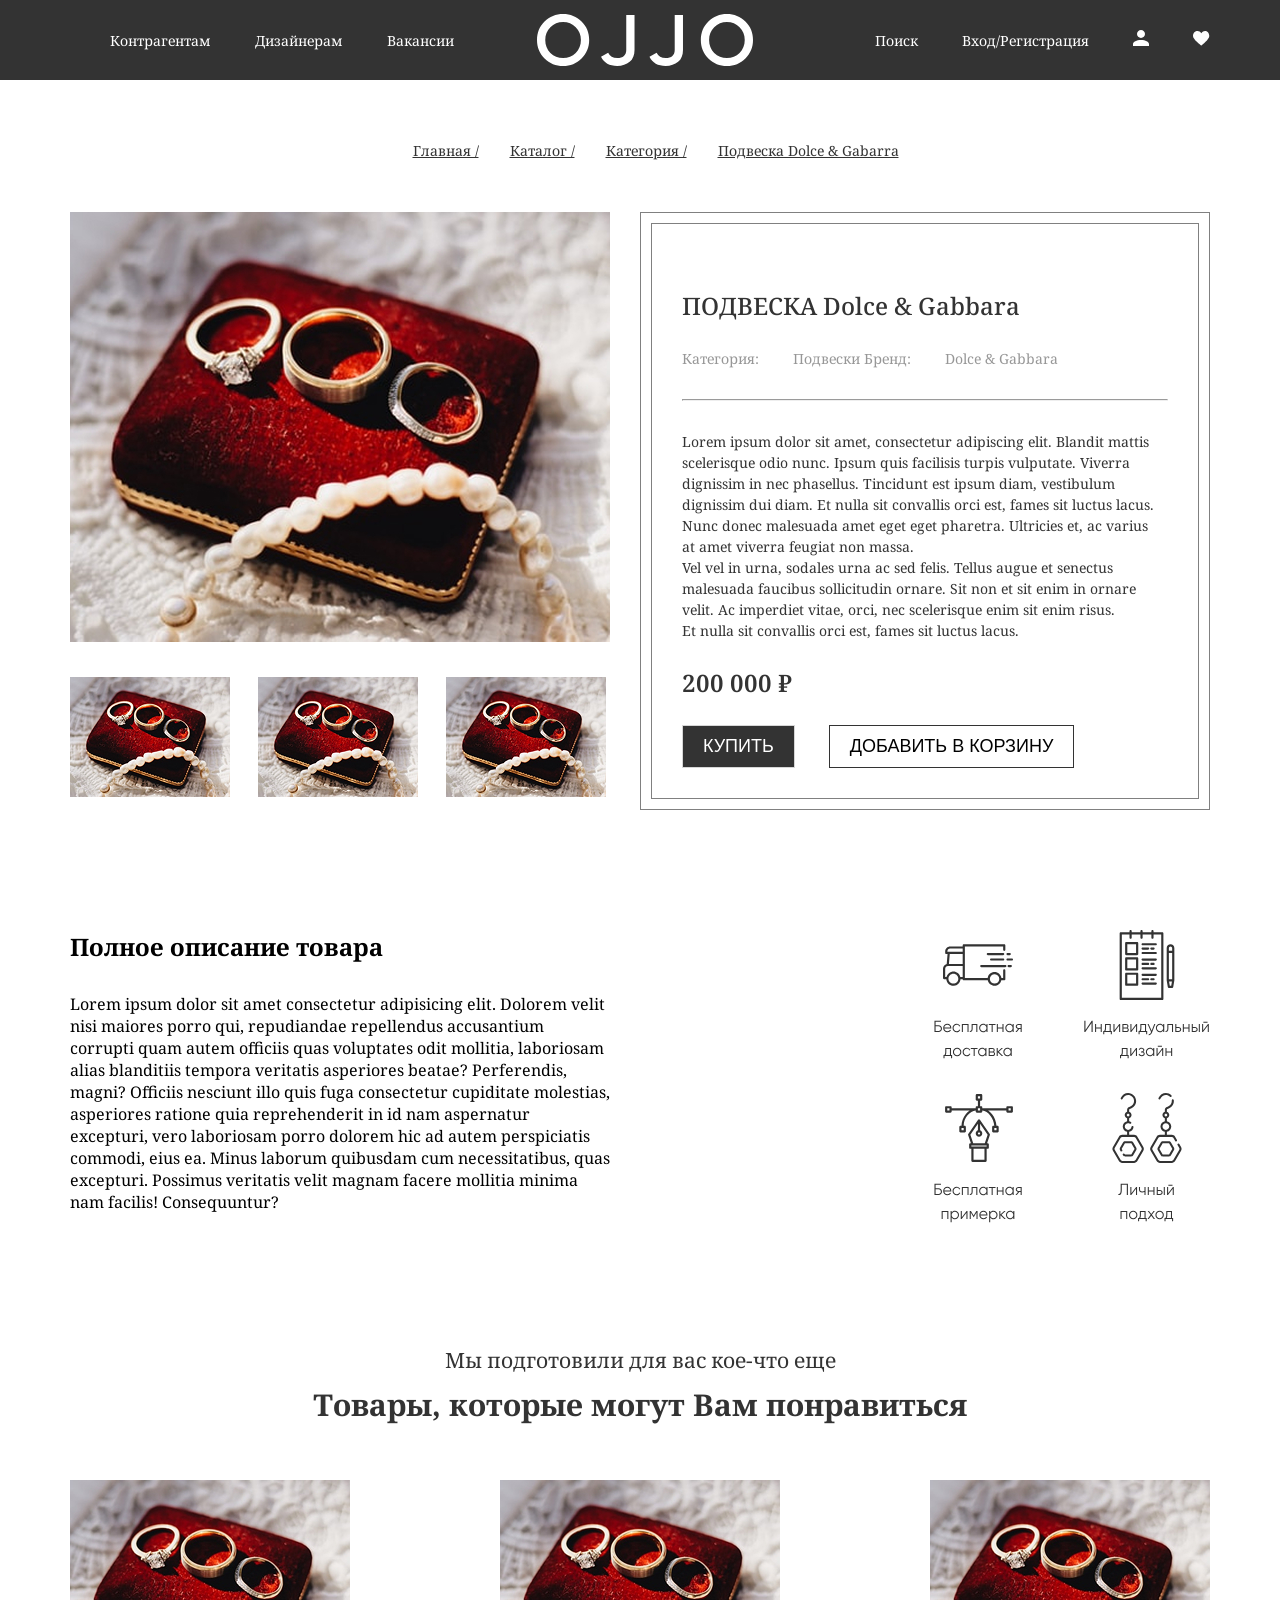
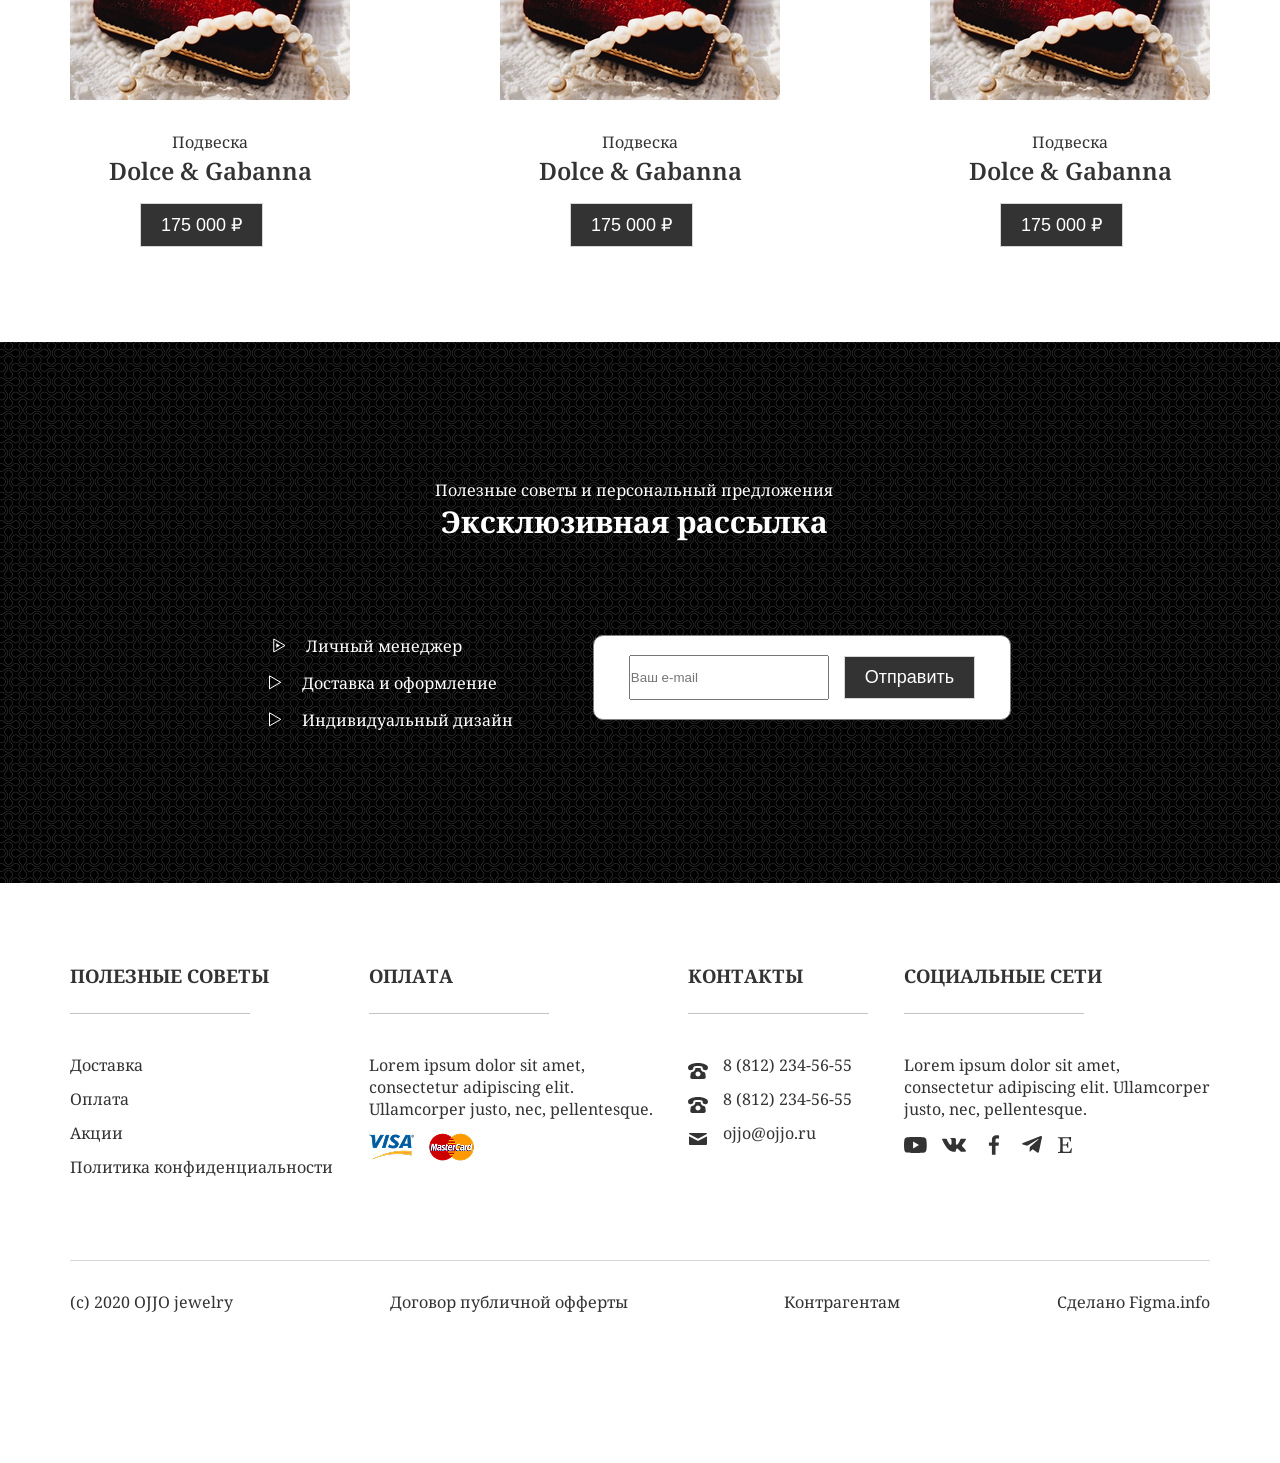
<file: catalog.html>
<!DOCTYPE html>
<html lang="en">
<head>
    <meta charset="UTF-8">
    <meta name="viewport" content="width=device-width, initial-scale=1.0">
    <title>Document</title>
    <link rel="stylesheet" href="./css/catalog.css">
    <link rel="preconnect" href="https://fonts.googleapis.com">
<link rel="preconnect" href="https://fonts.gstatic.com" crossorigin>
<link href="https://fonts.googleapis.com/css2?family=Noto+Serif:ital,wght@0,100..900;1,100..900&display=swap" rel="stylesheet">
</head>
<body>
    <header>
        <div class="header-container container">
                <nav>
                    <a href="">Контрагентам</a>
                    <a href="">Дизайнерам</a>
                    <a href="">Вакансии</a>
                </nav>
                <img src="./img/OJJO.svg" alt="">
                <nav>
                    <a href="">Поиск</a>
                    <a href="">Вход/Регистрация</a>
                    <a href=""><svg width="16" height="16" viewBox="0 0 16 16" fill="none" xmlns="http://www.w3.org/2000/svg">
<path d="M8 0C9.06087 0 10.0783 0.421427 10.8284 1.17157C11.5786 1.92172 12 2.93913 12 4C12 5.06087 11.5786 6.07828 10.8284 6.82843C10.0783 7.57857 9.06087 8 8 8C6.93913 8 5.92172 7.57857 5.17157 6.82843C4.42143 6.07828 4 5.06087 4 4C4 2.93913 4.42143 1.92172 5.17157 1.17157C5.92172 0.421427 6.93913 0 8 0ZM8 10C12.42 10 16 11.79 16 14V16H0V14C0 11.79 3.58 10 8 10Z" fill="white"/>
</svg></a>
                    <a href=""><svg width="17" height="15" viewBox="0 0 17 15" fill="none" xmlns="http://www.w3.org/2000/svg">
<path d="M8.33057 2.23935C5.57571 -2.01593 0 0.302208 0 4.93764C0 8.41849 7.644 13.8635 8.33057 14.5715C9.02186 13.8635 16.2857 8.41849 16.2857 4.93764C16.2857 0.337351 11.0906 -2.01593 8.33057 2.23935Z" fill="white"/>
</svg></a>
                </nav>
            </div>
    </header>
    
    <section class="hero">
        <div class="container">
            <div class="page__nav">
                    <a href="">Главная  /</a>
                    <a href="">Каталог  /</a>
                    <a href="">Категория  /</a>
                    <a href="">Подвеска Dolce & Gabarra</a>
            </div>
            <div class="product__content">
                <div class="product__left">
                    <div class="products__big">
                        <img src="./img/Rectangle 23.jpg" alt="">
                    </div>
                        <div class="products__small">
                            <img src="./img/Rectangle 24.jpg" alt="">
                            <img class="product__small__img__space" src="./img/Rectangle 24.jpg" alt="">
                            <img src="./img/Rectangle 24.jpg" alt="">
                        </div>
                </div>
                <div class="product__right__line">
                    <div class="product__right">
                    <h1 class="product__right__title">ПОДВЕСКА Dolce & Gabbara</h1>
                    <div class="product__right__category">
                        <span class="product__right__category1">Категория:</span>
                        <spa class="product__right__category1">Подвески</span>
                        <span class="product__right__category1">Бренд:</span>
                        <span class="product__right__category1">Dolce & Gabbara</span>
                    </div>
                    <hr>
                    <p class="product__right__text">Lorem ipsum dolor sit amet, consectetur adipiscing elit. Blandit mattis <br> scelerisque odio nunc. Ipsum quis facilisis turpis vulputate. Viverra <br> dignissim  in nec phasellus. Tincidunt est ipsum diam, vestibulum <br> dignissim dui diam. Et nulla sit convallis orci est, fames sit luctus lacus.<br> Nunc donec malesuada amet eget eget pharetra. Ultricies et, ac varius <br> at amet viverra feugiat non massa. <br>
Vel vel in urna, sodales urna ac sed felis. Tellus augue et senectus <br> malesuada faucibus sollicitudin ornare. Sit non et sit enim in ornare velit.  Ac imperdiet vitae, orci, nec scelerisque enim sit enim risus. <br>
Et nulla sit convallis orci est, fames sit luctus lacus. 
</p>
                    <h2 class="product__right__price">200 000 ₽</h2>
                    <div class="product__right__btn">
                        <button class="product__btn__buy">КУПИТЬ</button>
                        <button class="product__btn__basket">ДОБАВИТЬ В КОРЗИНУ</button>
                    </div>
                </div>
                </div>
            </div>
        </div>
    </section>

    <section class="full__info">
        <div class="container">
            <div class="full__info__content">
                <div class="full__info__left">
                    <h1 class="full__info__left__title">Полное описание товара</h1>
                    <p class="full__info__left__subtitle">Lorem ipsum dolor sit amet consectetur adipisicing elit. Dolorem velit nisi maiores porro qui, repudiandae repellendus accusantium corrupti quam autem officiis quas voluptates odit mollitia, laboriosam alias blanditiis tempora veritatis asperiores beatae? Perferendis, magni? Officiis nesciunt illo quis fuga consectetur cupiditate molestias, asperiores ratione quia reprehenderit in id nam aspernatur excepturi, vero laboriosam porro dolorem hic ad autem perspiciatis commodi, eius ea. Minus laborum quibusdam cum necessitatibus, quas excepturi. Possimus veritatis velit magnam facere mollitia minima nam facilis! Consequuntur?
                    </p>
                </div>
                <div class="full__info__right">
                    <svg width="277" height="296" viewBox="0 0 277 296" fill="none" xmlns="http://www.w3.org/2000/svg">
<path d="M71.25 39.3464C70.646 39.3464 70.1562 39.8362 70.1562 40.4402V48.1041H68.4161C67.9872 44.3106 64.5643 41.583 60.7709 42.0118C57.5681 42.3738 55.0408 44.9013 54.6786 48.1041H31.875V16.3853H70.1562V19.8252C70.1562 20.4292 70.646 20.9189 71.25 20.9189C71.854 20.9189 72.3438 20.4292 72.3438 19.8252V15.2916C72.3438 14.6876 71.854 14.1978 71.25 14.1978H30.7812C30.1772 14.1978 29.6875 14.6876 29.6875 15.2916V16.3853H17.1619C14.4162 16.3889 12.1911 18.6139 12.1875 21.3597V22.9478C12.1875 23.5519 12.6772 24.0416 13.2812 24.0416H14.5533L13.7188 34.0658C11.5347 34.6343 10.0077 36.6028 10 38.8597V48.1041C10 48.7081 10.4897 49.1978 11.0938 49.1978H13.3086C13.6084 53.1091 17.0223 56.0368 20.9335 55.737C24.4281 55.4691 27.2047 52.6924 27.4727 49.1978C27.4825 49.1978 27.4902 49.2033 27.5 49.2033H29.6875C29.6875 49.8073 30.1772 50.2971 30.7812 50.2971H54.7781C55.5573 54.0356 59.2197 56.4346 62.9583 55.6555C65.6512 55.0943 67.7553 52.99 68.3166 50.2971H71.25C71.854 50.2971 72.3438 49.8073 72.3438 49.2033V40.4402C72.3438 39.836 71.854 39.3464 71.25 39.3464ZM20.3906 53.5729C17.6724 53.5729 15.4688 51.3692 15.4688 48.651C15.4688 45.9327 17.6724 43.7291 20.3906 43.7291C23.1089 43.7291 25.3125 45.9327 25.3125 48.651C25.3095 51.368 23.1076 53.5698 20.3906 53.5729ZM29.6875 47.0103H27.5C27.4359 47.017 27.3724 47.0298 27.3108 47.0486C26.4311 43.2269 22.62 40.842 18.7984 41.7217C16.1633 42.3281 14.1014 44.3787 13.4803 47.0103H12.1875V38.8597C12.1893 37.3214 13.436 36.0746 14.9744 36.0728H29.6875V47.0103ZM29.6875 33.8853H15.9281L16.7484 24.0416H29.6875V33.8853ZM29.6875 21.8541H14.375V21.3597C14.3768 19.8214 15.6235 18.5746 17.1619 18.5728H29.6875V21.8541ZM66.2673 49.1541C66.1267 51.6563 64.0545 53.6121 61.5484 53.6079H61.5473C59.2525 53.6028 57.2931 51.95 56.9011 49.6889C57.0928 49.354 57.0709 48.9378 56.8453 48.6247C56.9915 46.023 59.2192 44.0322 61.8211 44.1784C64.4228 44.3245 66.4136 46.5522 66.2673 49.1541Z" fill="#333333"/>
<path d="M70.1562 22.9478H54.8438C54.2397 22.9478 53.75 23.4376 53.75 24.0416C53.75 24.6456 54.2397 25.1353 54.8438 25.1353H70.1562C70.7603 25.1353 71.25 24.6456 71.25 24.0416C71.25 23.4376 70.7603 22.9478 70.1562 22.9478Z" fill="#333333"/>
<path d="M72.3438 34.9791H48.2812C47.6772 34.9791 47.1875 35.4688 47.1875 36.0728C47.1875 36.6769 47.6772 37.1666 48.2812 37.1666H72.3438C72.9478 37.1666 73.4375 36.6769 73.4375 36.0728C73.4375 35.4688 72.9478 34.9791 72.3438 34.9791Z" fill="#333333"/>
<path d="M70.1562 28.4166H58.125C57.521 28.4166 57.0312 28.9063 57.0312 29.5103C57.0312 30.1144 57.521 30.6041 58.125 30.6041H70.1562C70.7603 30.6041 71.25 30.1144 71.25 29.5103C71.25 28.9063 70.7603 28.4166 70.1562 28.4166Z" fill="#333333"/>
<path d="M74.5312 25.1353H76.7188C77.3228 25.1353 77.8125 24.6456 77.8125 24.0416C77.8125 23.4376 77.3228 22.9478 76.7188 22.9478H74.5312C73.9272 22.9478 73.4375 23.4376 73.4375 24.0416C73.4375 24.6456 73.9272 25.1353 74.5312 25.1353Z" fill="#333333"/>
<path d="M77.8125 34.9791H75.625C75.021 34.9791 74.5312 35.4688 74.5312 36.0728C74.5312 36.6769 75.021 37.1666 75.625 37.1666H77.8125C78.4165 37.1666 78.9062 36.6769 78.9062 36.0728C78.9062 35.4688 78.4165 34.9791 77.8125 34.9791Z" fill="#333333"/>
<path d="M78.9062 28.4166H74.5312C73.9272 28.4166 73.4375 28.9063 73.4375 29.5103C73.4375 30.1144 73.9272 30.6041 74.5312 30.6041H78.9062C79.5103 30.6041 80 30.1144 80 29.5103C80 28.9063 79.5103 28.4166 78.9062 28.4166Z" fill="#333333"/>
<path d="M5.6275 95.28C6.5555 95.28 7.34483 95.6107 7.9955 96.272C8.65683 96.9333 8.9875 97.7227 8.9875 98.64C8.9875 99.568 8.65683 100.363 7.9955 101.024C7.34483 101.675 6.5555 102 5.6275 102H1.4675V90.8H8.0275V91.856H2.5875V95.28H5.6275ZM5.6275 100.944C6.24617 100.944 6.77417 100.72 7.2115 100.272C7.64883 99.824 7.8675 99.28 7.8675 98.64C7.8675 98.0107 7.64883 97.472 7.2115 97.024C6.77417 96.5653 6.24617 96.336 5.6275 96.336H2.5875V100.944H5.6275ZM14.3629 93.808C15.5469 93.808 16.5015 94.2293 17.2269 95.072C17.9629 95.904 18.3309 96.8907 18.3309 98.032C18.3309 98.1493 18.3202 98.3147 18.2989 98.528H11.2749C11.3815 99.3387 11.7229 99.984 12.2989 100.464C12.8855 100.933 13.6055 101.168 14.4589 101.168C15.0669 101.168 15.5895 101.045 16.0269 100.8C16.4749 100.544 16.8109 100.213 17.0349 99.808L17.9629 100.352C17.6109 100.917 17.1309 101.365 16.5229 101.696C15.9149 102.027 15.2215 102.192 14.4429 102.192C13.1842 102.192 12.1602 101.797 11.3709 101.008C10.5815 100.219 10.1869 99.216 10.1869 98C10.1869 96.8053 10.5762 95.808 11.3549 95.008C12.1335 94.208 13.1362 93.808 14.3629 93.808ZM14.3629 94.832C13.5309 94.832 12.8322 95.0827 12.2669 95.584C11.7122 96.0747 11.3815 96.7147 11.2749 97.504H17.2429C17.1362 96.6613 16.8109 96.0053 16.2669 95.536C15.7229 95.0667 15.0882 94.832 14.3629 94.832ZM23.7386 102.192C22.5333 102.192 21.5306 101.792 20.7306 100.992C19.9306 100.181 19.5306 99.184 19.5306 98C19.5306 96.816 19.9306 95.824 20.7306 95.024C21.5306 94.2133 22.5333 93.808 23.7386 93.808C24.528 93.808 25.2373 94 25.8666 94.384C26.496 94.7573 26.9546 95.264 27.2426 95.904L26.3786 96.4C26.1653 95.92 25.8186 95.5413 25.3386 95.264C24.8693 94.976 24.336 94.832 23.7386 94.832C22.8533 94.832 22.1066 95.1413 21.4986 95.76C20.8906 96.368 20.5866 97.1147 20.5866 98C20.5866 98.8853 20.8906 99.6373 21.4986 100.256C22.1066 100.864 22.8533 101.168 23.7386 101.168C24.336 101.168 24.8693 101.029 25.3386 100.752C25.808 100.464 26.176 100.08 26.4426 99.6L27.3226 100.112C26.992 100.752 26.5066 101.259 25.8666 101.632C25.2266 102.005 24.5173 102.192 23.7386 102.192ZM35.5588 94V102H34.5028V95.024H29.8948V102H28.8388V94H35.5588ZM44.3519 94V102H43.2959V95.024H39.6799V98.592C39.6799 99.9253 39.4239 100.843 38.9119 101.344C38.4105 101.845 37.7172 102.064 36.8319 102V101.008C37.4399 101.072 37.8879 100.928 38.1759 100.576C38.4745 100.224 38.6239 99.5627 38.6239 98.592V94H44.3519ZM53.4688 94H54.5248V102H53.4688V100.432C52.7328 101.605 51.6554 102.192 50.2368 102.192C49.0954 102.192 48.1194 101.787 47.3088 100.976C46.5088 100.165 46.1088 99.1733 46.1088 98C46.1088 96.8267 46.5088 95.8347 47.3088 95.024C48.1194 94.2133 49.0954 93.808 50.2368 93.808C51.6554 93.808 52.7328 94.3947 53.4688 95.568V94ZM48.0768 100.256C48.6848 100.864 49.4314 101.168 50.3168 101.168C51.2021 101.168 51.9488 100.864 52.5568 100.256C53.1648 99.6373 53.4688 98.8853 53.4688 98C53.4688 97.1147 53.1648 96.368 52.5568 95.76C51.9488 95.1413 51.2021 94.832 50.3168 94.832C49.4314 94.832 48.6848 95.1413 48.0768 95.76C47.4688 96.368 47.1648 97.1147 47.1648 98C47.1648 98.8853 47.4688 99.6373 48.0768 100.256ZM62.5206 94V95.024H59.6886V102H58.6326V95.024H55.8006V94H62.5206ZM69.4715 94H70.5275V102H69.4715V98.512H64.8635V102H63.8075V94H64.8635V97.488H69.4715V94ZM79.6406 94H80.6966V102H79.6406V100.432C78.9046 101.605 77.8273 102.192 76.4086 102.192C75.2673 102.192 74.2913 101.787 73.4806 100.976C72.6806 100.165 72.2806 99.1733 72.2806 98C72.2806 96.8267 72.6806 95.8347 73.4806 95.024C74.2913 94.2133 75.2673 93.808 76.4086 93.808C77.8273 93.808 78.9046 94.3947 79.6406 95.568V94ZM74.2486 100.256C74.8566 100.864 75.6033 101.168 76.4886 101.168C77.374 101.168 78.1206 100.864 78.7286 100.256C79.3366 99.6373 79.6406 98.8853 79.6406 98C79.6406 97.1147 79.3366 96.368 78.7286 95.76C78.1206 95.1413 77.374 94.832 76.4886 94.832C75.6033 94.832 74.8566 95.1413 74.2486 95.76C73.6406 96.368 73.3366 97.1147 73.3366 98C73.3366 98.8853 73.6406 99.6373 74.2486 100.256ZM88.6925 94V102H87.6365V98.928H86.2605L83.7965 102H82.4525L84.9805 98.896C84.3405 98.8 83.8125 98.5333 83.3965 98.096C82.9805 97.6587 82.7725 97.12 82.7725 96.48C82.7725 95.7547 83.0285 95.1627 83.5405 94.704C84.0632 94.2347 84.6978 94 85.4445 94H88.6925ZM85.4445 97.936H87.6365V95.024H85.4445C84.9965 95.024 84.6125 95.1573 84.2925 95.424C83.9832 95.6907 83.8285 96.0427 83.8285 96.48C83.8285 96.9173 83.9832 97.2693 84.2925 97.536C84.6125 97.8027 84.9965 97.936 85.4445 97.936ZM17.9963 124.976H19.1163V128.144H18.0603V126H11.5323V128.144H10.4763V124.976H11.4523C11.9962 124.261 12.2682 123.253 12.2682 121.952V118H17.9963V124.976ZM12.7323 124.976H16.9403V119.024H13.3243V121.952C13.3243 123.179 13.1269 124.187 12.7323 124.976ZM27.1053 124.992C26.2946 125.792 25.3026 126.192 24.1293 126.192C22.9559 126.192 21.9586 125.792 21.1373 124.992C20.3266 124.181 19.9213 123.184 19.9213 122C19.9213 120.816 20.3266 119.824 21.1373 119.024C21.9586 118.213 22.9559 117.808 24.1293 117.808C25.3026 117.808 26.2946 118.213 27.1053 119.024C27.9266 119.824 28.3373 120.816 28.3373 122C28.3373 123.184 27.9266 124.181 27.1053 124.992ZM21.8893 124.256C22.4973 124.864 23.2439 125.168 24.1293 125.168C25.0146 125.168 25.7613 124.864 26.3693 124.256C26.9773 123.637 27.2812 122.885 27.2812 122C27.2812 121.115 26.9773 120.368 26.3693 119.76C25.7613 119.141 25.0146 118.832 24.1293 118.832C23.2439 118.832 22.4973 119.141 21.8893 119.76C21.2813 120.368 20.9773 121.115 20.9773 122C20.9773 122.885 21.2813 123.637 21.8893 124.256ZM33.8324 126.192C32.627 126.192 31.6244 125.792 30.8244 124.992C30.0244 124.181 29.6244 123.184 29.6244 122C29.6244 120.816 30.0244 119.824 30.8244 119.024C31.6244 118.213 32.627 117.808 33.8324 117.808C34.6217 117.808 35.331 118 35.9604 118.384C36.5897 118.757 37.0484 119.264 37.3364 119.904L36.4724 120.4C36.259 119.92 35.9124 119.541 35.4324 119.264C34.963 118.976 34.4297 118.832 33.8324 118.832C32.947 118.832 32.2004 119.141 31.5924 119.76C30.9844 120.368 30.6804 121.115 30.6804 122C30.6804 122.885 30.9844 123.637 31.5924 124.256C32.2004 124.864 32.947 125.168 33.8324 125.168C34.4297 125.168 34.963 125.029 35.4324 124.752C35.9017 124.464 36.2697 124.08 36.5364 123.6L37.4164 124.112C37.0857 124.752 36.6004 125.259 35.9604 125.632C35.3204 126.005 34.611 126.192 33.8324 126.192ZM44.5363 118V119.024H41.7043V126H40.6483V119.024H37.8163V118H44.5363ZM52.3906 118H53.4466V126H52.3906V124.432C51.6546 125.605 50.5773 126.192 49.1586 126.192C48.0173 126.192 47.0413 125.787 46.2306 124.976C45.4306 124.165 45.0306 123.173 45.0306 122C45.0306 120.827 45.4306 119.835 46.2306 119.024C47.0413 118.213 48.0173 117.808 49.1586 117.808C50.5773 117.808 51.6546 118.395 52.3906 119.568V118ZM46.9986 124.256C47.6066 124.864 48.3533 125.168 49.2386 125.168C50.124 125.168 50.8706 124.864 51.4786 124.256C52.0866 123.637 52.3906 122.885 52.3906 122C52.3906 121.115 52.0866 120.368 51.4786 119.76C50.8706 119.141 50.124 118.832 49.2386 118.832C48.3533 118.832 47.6066 119.141 46.9986 119.76C46.3906 120.368 46.0866 121.115 46.0866 122C46.0866 122.885 46.3906 123.637 46.9986 124.256ZM60.7705 121.888C61.6452 122.208 62.0825 122.832 62.0825 123.76C62.0825 124.411 61.8638 124.949 61.4265 125.376C60.9998 125.792 60.3812 126 59.5705 126H55.6825V118H59.2505C60.0292 118 60.6318 118.203 61.0585 118.608C61.4852 119.003 61.6985 119.515 61.6985 120.144C61.6985 120.944 61.3892 121.525 60.7705 121.888ZM59.2505 119.024H56.7385V121.456H59.2505C60.1785 121.456 60.6425 121.04 60.6425 120.208C60.6425 119.835 60.5198 119.547 60.2745 119.344C60.0398 119.131 59.6985 119.024 59.2505 119.024ZM59.5705 124.976C60.0398 124.976 60.3972 124.864 60.6425 124.64C60.8985 124.416 61.0265 124.101 61.0265 123.696C61.0265 123.323 60.8985 123.029 60.6425 122.816C60.3972 122.592 60.0398 122.48 59.5705 122.48H56.7385V124.976H59.5705ZM70.1465 126H68.7385L64.7385 122.144V126H63.6825V118H64.7385V121.536L68.5465 118H69.9865L65.8585 121.84L70.1465 126ZM77.6719 118H78.7279V126H77.6719V124.432C76.9359 125.605 75.8585 126.192 74.4399 126.192C73.2985 126.192 72.3225 125.787 71.5119 124.976C70.7119 124.165 70.3119 123.173 70.3119 122C70.3119 120.827 70.7119 119.835 71.5119 119.024C72.3225 118.213 73.2985 117.808 74.4399 117.808C75.8585 117.808 76.9359 118.395 77.6719 119.568V118ZM72.2799 124.256C72.8879 124.864 73.6345 125.168 74.5199 125.168C75.4052 125.168 76.1519 124.864 76.7599 124.256C77.3679 123.637 77.6719 122.885 77.6719 122C77.6719 121.115 77.3679 120.368 76.7599 119.76C76.1519 119.141 75.4052 118.832 74.5199 118.832C73.6345 118.832 72.8879 119.141 72.2799 119.76C71.6719 120.368 71.3679 121.115 71.3679 122C71.3679 122.885 71.6719 123.637 72.2799 124.256Z" fill="#333333"/>
<path d="M56.7436 203.94L46.8998 189.722C46.7992 189.576 46.6648 189.457 46.5081 189.375C46.3514 189.293 46.1771 189.25 46.0002 189.25C45.8233 189.25 45.649 189.293 45.4923 189.375C45.3356 189.457 45.2012 189.576 45.1006 189.722L35.2568 203.94C35.1602 204.08 35.0974 204.24 35.0734 204.408C35.0495 204.576 35.065 204.747 35.1188 204.908L37.9201 213.313H37.2502C36.9601 213.313 36.6819 213.428 36.4768 213.633C36.2717 213.838 36.1564 214.116 36.1564 214.406V217.688C36.1564 217.978 36.2717 218.256 36.4768 218.461C36.6819 218.666 36.9601 218.781 37.2502 218.781H38.3439V230.813C38.3439 231.103 38.4592 231.381 38.6643 231.586C38.8694 231.791 39.1476 231.906 39.4377 231.906H52.5627C52.8528 231.906 53.131 231.791 53.3361 231.586C53.5412 231.381 53.6564 231.103 53.6564 230.813V218.781H54.7502C55.0403 218.781 55.3185 218.666 55.5236 218.461C55.7287 218.256 55.8439 217.978 55.8439 217.688V214.406C55.8439 214.116 55.7287 213.838 55.5236 213.633C55.3185 213.428 55.0403 213.313 54.7502 213.313H54.0803L56.8816 204.908C56.9354 204.747 56.9509 204.576 56.9269 204.408C56.903 204.24 56.8402 204.08 56.7436 203.94ZM46.0002 202.375C46.2165 202.375 46.428 202.439 46.6078 202.559C46.7877 202.68 46.9279 202.85 47.0107 203.05C47.0935 203.25 47.1151 203.47 47.0729 203.682C47.0307 203.894 46.9266 204.089 46.7736 204.242C46.6206 204.395 46.4257 204.499 46.2136 204.541C46.0014 204.584 45.7815 204.562 45.5816 204.479C45.3818 204.396 45.211 204.256 45.0908 204.076C44.9706 203.897 44.9064 203.685 44.9064 203.469C44.9068 203.179 45.0222 202.901 45.2272 202.696C45.4323 202.491 45.7102 202.375 46.0002 202.375ZM51.4689 229.719H40.5314V218.781H51.4689V229.719ZM53.6564 216.594H38.3439V215.5H53.6564V216.594ZM51.7738 213.313H40.2266L37.3664 204.736L44.9064 193.845V200.188C44.907 200.249 44.9125 200.31 44.9229 200.371C44.1903 200.625 43.5717 201.131 43.1766 201.799C42.7815 202.466 42.6356 203.252 42.7647 204.016C42.8939 204.781 43.2897 205.475 43.8819 205.976C44.4742 206.477 45.2247 206.751 46.0002 206.751C46.7757 206.751 47.5262 206.477 48.1185 205.976C48.7107 205.475 49.1065 204.781 49.2357 204.016C49.3648 203.252 49.2189 202.466 48.8238 201.799C48.4287 201.131 47.8101 200.625 47.0775 200.371C47.0879 200.31 47.0934 200.249 47.0939 200.188V193.845L54.634 204.736L51.7738 213.313Z" fill="#333333"/>
<path d="M78.8125 176.125H74.4375C74.1474 176.125 73.8692 176.24 73.6641 176.445C73.459 176.65 73.3438 176.929 73.3438 177.219V178.322C73.2984 178.316 73.2528 178.313 73.207 178.312H49.2812V177.219C49.2812 176.929 49.166 176.65 48.9609 176.445C48.7558 176.24 48.4776 176.125 48.1875 176.125H47.0938V170.656H48.1875C48.4776 170.656 48.7558 170.541 48.9609 170.336C49.166 170.131 49.2812 169.853 49.2812 169.562V165.188C49.2812 164.897 49.166 164.619 48.9609 164.414C48.7558 164.209 48.4776 164.094 48.1875 164.094H43.8125C43.5224 164.094 43.2442 164.209 43.0391 164.414C42.834 164.619 42.7188 164.897 42.7188 165.188V169.562C42.7188 169.853 42.834 170.131 43.0391 170.336C43.2442 170.541 43.5224 170.656 43.8125 170.656H44.9062V176.125H43.8125C43.5224 176.125 43.2442 176.24 43.0391 176.445C42.834 176.65 42.7188 176.929 42.7188 177.219V178.312H18.6562V177.219C18.6562 176.929 18.541 176.65 18.3359 176.445C18.1308 176.24 17.8526 176.125 17.5625 176.125H13.1875C12.8974 176.125 12.6192 176.24 12.4141 176.445C12.209 176.65 12.0938 176.929 12.0938 177.219V181.594C12.0938 181.884 12.209 182.162 12.4141 182.367C12.6192 182.572 12.8974 182.688 13.1875 182.688H17.5625C17.8526 182.688 18.1308 182.572 18.3359 182.367C18.541 182.162 18.6562 181.884 18.6562 181.594V180.5H36.7387C35.2951 181.455 34.0048 182.624 32.9119 183.966C30.1078 187.366 28.5 191.684 28.5 195.812H27.4062C27.1162 195.812 26.838 195.928 26.6329 196.133C26.4277 196.338 26.3125 196.616 26.3125 196.906V201.281C26.3125 201.571 26.4277 201.85 26.6329 202.055C26.838 202.26 27.1162 202.375 27.4062 202.375H31.7812C32.0713 202.375 32.3495 202.26 32.5546 202.055C32.7598 201.85 32.875 201.571 32.875 201.281V196.906C32.875 196.616 32.7598 196.338 32.5546 196.133C32.3495 195.928 32.0713 195.812 31.7812 195.812H30.6875C30.6875 187.702 36.9273 181.305 42.7188 180.571V181.594C42.7188 181.884 42.834 182.162 43.0391 182.367C43.2442 182.572 43.5224 182.688 43.8125 182.688H48.1875C48.4776 182.688 48.7558 182.572 48.9609 182.367C49.166 182.162 49.2812 181.884 49.2812 181.594V180.567C52.2426 180.918 55.085 182.693 57.3791 185.653C59.6117 188.531 61.0295 192.258 61.2742 195.812H60.2188C59.9287 195.812 59.6505 195.928 59.4454 196.133C59.2402 196.338 59.125 196.616 59.125 196.906V201.281C59.125 201.571 59.2402 201.85 59.4454 202.055C59.6505 202.26 59.9287 202.375 60.2188 202.375H64.5938C64.8838 202.375 65.162 202.26 65.3671 202.055C65.5723 201.85 65.6875 201.571 65.6875 201.281V196.906C65.6875 196.616 65.5723 196.338 65.3671 196.133C65.162 195.928 64.8838 195.812 64.5938 195.812H63.4658C63.2266 191.751 61.6693 187.613 59.1086 184.312C57.9824 182.833 56.6252 181.546 55.0891 180.5H73.207C73.2528 180.5 73.2984 180.496 73.3438 180.49V181.594C73.3438 181.884 73.459 182.162 73.6641 182.367C73.8692 182.572 74.1474 182.688 74.4375 182.688H78.8125C79.1026 182.688 79.3808 182.572 79.5859 182.367C79.791 182.162 79.9062 181.884 79.9062 181.594V177.219C79.9062 176.929 79.791 176.65 79.5859 176.445C79.3808 176.24 79.1026 176.125 78.8125 176.125ZM16.4688 180.5H14.2812V178.312H16.4688V180.5ZM30.6875 200.188H28.5V198H30.6875V200.188ZM44.9062 166.281H47.0938V168.469H44.9062V166.281ZM47.0938 180.5H44.9062V178.312H47.0938V180.5ZM61.3125 198H63.5V200.188H61.3125V198ZM77.7188 180.5H75.5312V178.312H77.7188V180.5Z" fill="#333333"/>
<path d="M5.6275 258.28C6.5555 258.28 7.34483 258.611 7.9955 259.272C8.65683 259.933 8.9875 260.723 8.9875 261.64C8.9875 262.568 8.65683 263.363 7.9955 264.024C7.34483 264.675 6.5555 265 5.6275 265H1.4675V253.8H8.0275V254.856H2.5875V258.28H5.6275ZM5.6275 263.944C6.24617 263.944 6.77417 263.72 7.2115 263.272C7.64883 262.824 7.8675 262.28 7.8675 261.64C7.8675 261.011 7.64883 260.472 7.2115 260.024C6.77417 259.565 6.24617 259.336 5.6275 259.336H2.5875V263.944H5.6275ZM14.3629 256.808C15.5469 256.808 16.5015 257.229 17.2269 258.072C17.9629 258.904 18.3309 259.891 18.3309 261.032C18.3309 261.149 18.3202 261.315 18.2989 261.528H11.2749C11.3815 262.339 11.7229 262.984 12.2989 263.464C12.8855 263.933 13.6055 264.168 14.4589 264.168C15.0669 264.168 15.5895 264.045 16.0269 263.8C16.4749 263.544 16.8109 263.213 17.0349 262.808L17.9629 263.352C17.6109 263.917 17.1309 264.365 16.5229 264.696C15.9149 265.027 15.2215 265.192 14.4429 265.192C13.1842 265.192 12.1602 264.797 11.3709 264.008C10.5815 263.219 10.1869 262.216 10.1869 261C10.1869 259.805 10.5762 258.808 11.3549 258.008C12.1335 257.208 13.1362 256.808 14.3629 256.808ZM14.3629 257.832C13.5309 257.832 12.8322 258.083 12.2669 258.584C11.7122 259.075 11.3815 259.715 11.2749 260.504H17.2429C17.1362 259.661 16.8109 259.005 16.2669 258.536C15.7229 258.067 15.0882 257.832 14.3629 257.832ZM23.7386 265.192C22.5333 265.192 21.5306 264.792 20.7306 263.992C19.9306 263.181 19.5306 262.184 19.5306 261C19.5306 259.816 19.9306 258.824 20.7306 258.024C21.5306 257.213 22.5333 256.808 23.7386 256.808C24.528 256.808 25.2373 257 25.8666 257.384C26.496 257.757 26.9546 258.264 27.2426 258.904L26.3786 259.4C26.1653 258.92 25.8186 258.541 25.3386 258.264C24.8693 257.976 24.336 257.832 23.7386 257.832C22.8533 257.832 22.1066 258.141 21.4986 258.76C20.8906 259.368 20.5866 260.115 20.5866 261C20.5866 261.885 20.8906 262.637 21.4986 263.256C22.1066 263.864 22.8533 264.168 23.7386 264.168C24.336 264.168 24.8693 264.029 25.3386 263.752C25.808 263.464 26.176 263.08 26.4426 262.6L27.3226 263.112C26.992 263.752 26.5066 264.259 25.8666 264.632C25.2266 265.005 24.5173 265.192 23.7386 265.192ZM35.5588 257V265H34.5028V258.024H29.8948V265H28.8388V257H35.5588ZM44.3519 257V265H43.2959V258.024H39.6799V261.592C39.6799 262.925 39.4239 263.843 38.9119 264.344C38.4105 264.845 37.7172 265.064 36.8319 265V264.008C37.4399 264.072 37.8879 263.928 38.1759 263.576C38.4745 263.224 38.6239 262.563 38.6239 261.592V257H44.3519ZM53.4688 257H54.5248V265H53.4688V263.432C52.7328 264.605 51.6554 265.192 50.2368 265.192C49.0954 265.192 48.1194 264.787 47.3088 263.976C46.5088 263.165 46.1088 262.173 46.1088 261C46.1088 259.827 46.5088 258.835 47.3088 258.024C48.1194 257.213 49.0954 256.808 50.2368 256.808C51.6554 256.808 52.7328 257.395 53.4688 258.568V257ZM48.0768 263.256C48.6848 263.864 49.4314 264.168 50.3168 264.168C51.2021 264.168 51.9488 263.864 52.5568 263.256C53.1648 262.637 53.4688 261.885 53.4688 261C53.4688 260.115 53.1648 259.368 52.5568 258.76C51.9488 258.141 51.2021 257.832 50.3168 257.832C49.4314 257.832 48.6848 258.141 48.0768 258.76C47.4688 259.368 47.1648 260.115 47.1648 261C47.1648 261.885 47.4688 262.637 48.0768 263.256ZM62.5206 257V258.024H59.6886V265H58.6326V258.024H55.8006V257H62.5206ZM69.4715 257H70.5275V265H69.4715V261.512H64.8635V265H63.8075V257H64.8635V260.488H69.4715V257ZM79.6406 257H80.6966V265H79.6406V263.432C78.9046 264.605 77.8273 265.192 76.4086 265.192C75.2673 265.192 74.2913 264.787 73.4806 263.976C72.6806 263.165 72.2806 262.173 72.2806 261C72.2806 259.827 72.6806 258.835 73.4806 258.024C74.2913 257.213 75.2673 256.808 76.4086 256.808C77.8273 256.808 78.9046 257.395 79.6406 258.568V257ZM74.2486 263.256C74.8566 263.864 75.6033 264.168 76.4886 264.168C77.374 264.168 78.1206 263.864 78.7286 263.256C79.3366 262.637 79.6406 261.885 79.6406 261C79.6406 260.115 79.3366 259.368 78.7286 258.76C78.1206 258.141 77.374 257.832 76.4886 257.832C75.6033 257.832 74.8566 258.141 74.2486 258.76C73.6406 259.368 73.3366 260.115 73.3366 261C73.3366 261.885 73.6406 262.637 74.2486 263.256ZM88.6925 257V265H87.6365V261.928H86.2605L83.7965 265H82.4525L84.9805 261.896C84.3405 261.8 83.8125 261.533 83.3965 261.096C82.9805 260.659 82.7725 260.12 82.7725 259.48C82.7725 258.755 83.0285 258.163 83.5405 257.704C84.0632 257.235 84.6978 257 85.4445 257H88.6925ZM85.4445 260.936H87.6365V258.024H85.4445C84.9965 258.024 84.6125 258.157 84.2925 258.424C83.9832 258.691 83.8285 259.043 83.8285 259.48C83.8285 259.917 83.9832 260.269 84.2925 260.536C84.6125 260.803 84.9965 260.936 85.4445 260.936ZM15.3634 281V289H14.3074V282.024H9.69944V289H8.64344V281H15.3634ZM21.8846 280.808C23.0259 280.808 23.9966 281.213 24.7966 282.024C25.6072 282.835 26.0126 283.827 26.0126 285C26.0126 286.173 25.6072 287.165 24.7966 287.976C23.9966 288.787 23.0259 289.192 21.8846 289.192C20.4659 289.192 19.3886 288.605 18.6526 287.432V292.2H17.5966V281H18.6526V282.568C19.3886 281.395 20.4659 280.808 21.8846 280.808ZM19.5646 287.256C20.1726 287.864 20.9192 288.168 21.8046 288.168C22.6899 288.168 23.4366 287.864 24.0446 287.256C24.6526 286.637 24.9566 285.885 24.9566 285C24.9566 284.115 24.6526 283.368 24.0446 282.76C23.4366 282.141 22.6899 281.832 21.8046 281.832C20.9192 281.832 20.1726 282.141 19.5646 282.76C18.9566 283.368 18.6526 284.115 18.6526 285C18.6526 285.885 18.9566 286.637 19.5646 287.256ZM33.5924 281H34.4884V289H33.4324V282.84L28.6644 289H27.7684V281H28.8244V287.16L33.5924 281ZM44.5616 281V289H43.5056V282.616L40.7056 287.16H40.5776L37.7776 282.616V289H36.7216V281H37.9376L40.6416 285.384L43.3456 281H44.5616ZM50.4957 280.808C51.6797 280.808 52.6344 281.229 53.3597 282.072C54.0957 282.904 54.4637 283.891 54.4637 285.032C54.4637 285.149 54.453 285.315 54.4317 285.528H47.4077C47.5144 286.339 47.8557 286.984 48.4317 287.464C49.0184 287.933 49.7384 288.168 50.5917 288.168C51.1997 288.168 51.7224 288.045 52.1597 287.8C52.6077 287.544 52.9437 287.213 53.1677 286.808L54.0957 287.352C53.7437 287.917 53.2637 288.365 52.6557 288.696C52.0477 289.027 51.3544 289.192 50.5757 289.192C49.317 289.192 48.293 288.797 47.5037 288.008C46.7144 287.219 46.3197 286.216 46.3197 285C46.3197 283.805 46.709 282.808 47.4877 282.008C48.2664 281.208 49.269 280.808 50.4957 280.808ZM50.4957 281.832C49.6637 281.832 48.965 282.083 48.3997 282.584C47.845 283.075 47.5144 283.715 47.4077 284.504H53.3757C53.269 283.661 52.9437 283.005 52.3997 282.536C51.8557 282.067 51.221 281.832 50.4957 281.832ZM60.4314 280.808C61.5728 280.808 62.5434 281.213 63.3434 282.024C64.1541 282.835 64.5594 283.827 64.5594 285C64.5594 286.173 64.1541 287.165 63.3434 287.976C62.5434 288.787 61.5728 289.192 60.4314 289.192C59.0128 289.192 57.9354 288.605 57.1994 287.432V292.2H56.1434V281H57.1994V282.568C57.9354 281.395 59.0128 280.808 60.4314 280.808ZM58.1114 287.256C58.7194 287.864 59.4661 288.168 60.3514 288.168C61.2368 288.168 61.9834 287.864 62.5914 287.256C63.1994 286.637 63.5034 285.885 63.5034 285C63.5034 284.115 63.1994 283.368 62.5914 282.76C61.9834 282.141 61.2368 281.832 60.3514 281.832C59.4661 281.832 58.7194 282.141 58.1114 282.76C57.5034 283.368 57.1994 284.115 57.1994 285C57.1994 285.885 57.5034 286.637 58.1114 287.256ZM72.7793 289H71.3713L67.3713 285.144V289H66.3153V281H67.3713V284.536L71.1793 281H72.6193L68.4913 284.84L72.7793 289ZM80.3047 281H81.3607V289H80.3047V287.432C79.5687 288.605 78.4914 289.192 77.0727 289.192C75.9314 289.192 74.9554 288.787 74.1447 287.976C73.3447 287.165 72.9447 286.173 72.9447 285C72.9447 283.827 73.3447 282.835 74.1447 282.024C74.9554 281.213 75.9314 280.808 77.0727 280.808C78.4914 280.808 79.5687 281.395 80.3047 282.568V281ZM74.9127 287.256C75.5207 287.864 76.2674 288.168 77.1527 288.168C78.038 288.168 78.7847 287.864 79.3927 287.256C80.0007 286.637 80.3047 285.885 80.3047 285C80.3047 284.115 80.0007 283.368 79.3927 282.76C78.7847 282.141 78.038 281.832 77.1527 281.832C76.2674 281.832 75.5207 282.141 74.9127 282.76C74.3047 283.368 74.0007 284.115 74.0007 285C74.0007 285.885 74.3047 286.637 74.9127 287.256Z" fill="#333333"/>
<path d="M229.312 2.1875H220.562V1.09375C220.562 0.489727 220.073 0 219.469 0C218.865 0 218.375 0.489727 218.375 1.09375V2.1875H209.625V1.09375C209.625 0.489727 209.135 0 208.531 0C207.927 0 207.438 0.489727 207.438 1.09375V2.1875H198.688V1.09375C198.688 0.489727 198.198 0 197.594 0C196.99 0 196.5 0.489727 196.5 1.09375V2.1875H187.75C187.146 2.1875 186.656 2.67723 186.656 3.28125V68.9062C186.656 69.5103 187.146 70 187.75 70H229.312C229.917 70 230.406 69.5103 230.406 68.9062V3.28125C230.406 2.67723 229.917 2.1875 229.312 2.1875ZM228.219 67.8125H188.844V4.375H196.5V7.65625C196.5 8.26027 196.99 8.75 197.594 8.75C198.198 8.75 198.688 8.26027 198.688 7.65625V4.375H207.438V7.65625C207.438 8.26027 207.927 8.75 208.531 8.75C209.135 8.75 209.625 8.26027 209.625 7.65625V4.375H218.375V7.65625C218.375 8.26027 218.865 8.75 219.469 8.75C220.073 8.75 220.562 8.26027 220.562 7.65625V4.375H228.219V67.8125Z" fill="#333333"/>
<path d="M204.156 12.0312H193.219C192.615 12.0312 192.125 12.521 192.125 13.125V24.0625C192.125 24.6665 192.615 25.1562 193.219 25.1562H204.156C204.76 25.1562 205.25 24.6665 205.25 24.0625V13.125C205.25 12.521 204.76 12.0312 204.156 12.0312ZM203.062 22.9688H194.312V14.2188H203.062V22.9688Z" fill="#333333"/>
<path d="M204.156 27.3438H193.219C192.615 27.3438 192.125 27.8335 192.125 28.4375V39.375C192.125 39.979 192.615 40.4688 193.219 40.4688H204.156C204.76 40.4688 205.25 39.979 205.25 39.375V28.4375C205.25 27.8335 204.76 27.3438 204.156 27.3438ZM203.062 38.2812H194.312V29.5312H203.062V38.2812Z" fill="#333333"/>
<path d="M204.156 42.6562H193.219C192.615 42.6562 192.125 43.146 192.125 43.75V54.6875C192.125 55.2915 192.615 55.7812 193.219 55.7812H204.156C204.76 55.7812 205.25 55.2915 205.25 54.6875V43.75C205.25 43.146 204.76 42.6562 204.156 42.6562ZM203.062 53.5938H194.312V44.8438H203.062V53.5938Z" fill="#333333"/>
<path d="M208.531 14.2188C208.531 14.8228 209.021 15.3125 209.625 15.3125H222.75C223.354 15.3125 223.844 14.8228 223.844 14.2188C223.844 13.6147 223.354 13.125 222.75 13.125H209.625C209.021 13.125 208.531 13.6147 208.531 14.2188Z" fill="#333333"/>
<path d="M222.75 21.875H209.625C209.021 21.875 208.531 22.3647 208.531 22.9688C208.531 23.5728 209.021 24.0625 209.625 24.0625H222.75C223.354 24.0625 223.844 23.5728 223.844 22.9688C223.844 22.3647 223.354 21.875 222.75 21.875Z" fill="#333333"/>
<path d="M209.625 19.6875H215.094C215.698 19.6875 216.188 19.1978 216.188 18.5938C216.188 17.9897 215.698 17.5 215.094 17.5H209.625C209.021 17.5 208.531 17.9897 208.531 18.5938C208.531 19.1978 209.021 19.6875 209.625 19.6875Z" fill="#333333"/>
<path d="M220.562 19.6875C221.167 19.6875 221.656 19.1978 221.656 18.5938C221.656 17.9897 221.167 17.5 220.562 17.5H218.375C217.771 17.5 217.281 17.9897 217.281 18.5938C217.281 19.1978 217.771 19.6875 218.375 19.6875H220.562Z" fill="#333333"/>
<path d="M222.75 28.4375H209.625C209.021 28.4375 208.531 28.9272 208.531 29.5312C208.531 30.1353 209.021 30.625 209.625 30.625H222.75C223.354 30.625 223.844 30.1353 223.844 29.5312C223.844 28.9272 223.354 28.4375 222.75 28.4375Z" fill="#333333"/>
<path d="M222.75 37.1875H209.625C209.021 37.1875 208.531 37.6772 208.531 38.2812C208.531 38.8853 209.021 39.375 209.625 39.375H222.75C223.354 39.375 223.844 38.8853 223.844 38.2812C223.844 37.6772 223.354 37.1875 222.75 37.1875Z" fill="#333333"/>
<path d="M209.625 35H215.094C215.698 35 216.188 34.5103 216.188 33.9062C216.188 33.3022 215.698 32.8125 215.094 32.8125H209.625C209.021 32.8125 208.531 33.3022 208.531 33.9062C208.531 34.5103 209.021 35 209.625 35Z" fill="#333333"/>
<path d="M220.562 35C221.167 35 221.656 34.5103 221.656 33.9062C221.656 33.3022 221.167 32.8125 220.562 32.8125H218.375C217.771 32.8125 217.281 33.3022 217.281 33.9062C217.281 34.5103 217.771 35 218.375 35H220.562Z" fill="#333333"/>
<path d="M222.75 43.75H209.625C209.021 43.75 208.531 44.2397 208.531 44.8438C208.531 45.4478 209.021 45.9375 209.625 45.9375H222.75C223.354 45.9375 223.844 45.4478 223.844 44.8438C223.844 44.2397 223.354 43.75 222.75 43.75Z" fill="#333333"/>
<path d="M222.75 52.5H209.625C209.021 52.5 208.531 52.9897 208.531 53.5938C208.531 54.1978 209.021 54.6875 209.625 54.6875H222.75C223.354 54.6875 223.844 54.1978 223.844 53.5938C223.844 52.9897 223.354 52.5 222.75 52.5Z" fill="#333333"/>
<path d="M209.625 50.3125H215.094C215.698 50.3125 216.188 49.8228 216.188 49.2188C216.188 48.6147 215.698 48.125 215.094 48.125H209.625C209.021 48.125 208.531 48.6147 208.531 49.2188C208.531 49.8228 209.021 50.3125 209.625 50.3125Z" fill="#333333"/>
<path d="M220.562 50.3125C221.167 50.3125 221.656 49.8228 221.656 49.2188C221.656 48.6147 221.167 48.125 220.562 48.125H218.375C217.771 48.125 217.281 48.6147 217.281 49.2188C217.281 49.8228 217.771 50.3125 218.375 50.3125H220.562Z" fill="#333333"/>
<path d="M237.516 14.2188C235.401 14.2188 233.688 15.9327 233.688 18.0469V50.3125C233.692 50.3445 233.699 50.3764 233.707 50.4077C233.706 50.4357 233.706 50.4638 233.707 50.4919L234.801 57.0544C234.888 57.5802 235.342 57.9664 235.875 57.9688H239.156C239.691 57.9685 240.147 57.5818 240.235 57.0544L241.328 50.4919C241.33 50.4638 241.33 50.4357 241.328 50.4077C241.335 50.3762 241.34 50.3445 241.344 50.3125V18.0469C241.344 15.9327 239.63 14.2188 237.516 14.2188ZM238.23 55.7812H236.801L236.073 51.4062H238.958L238.23 55.7812ZM239.156 49.2188H235.875V22.9688H239.156V49.2188ZM239.156 20.7812H235.875V18.0469C235.875 17.1408 236.61 16.4062 237.516 16.4062C238.422 16.4062 239.156 17.1408 239.156 18.0469V20.7812Z" fill="#333333"/>
<path d="M158.543 102V92.88L152.303 102H151.343V90.8H152.463V99.92L158.703 90.8H159.663V102H158.543ZM167.722 94H168.778V102H167.722V98.512H163.114V102H162.058V94H163.114V97.488H167.722V94ZM177.731 100.976H178.851V104.144H177.795V102H171.267V104.144H170.211V100.976H171.187C171.731 100.261 172.003 99.2533 172.003 97.952V94H177.731V100.976ZM172.467 100.976H176.675V95.024H173.059V97.952C173.059 99.1787 172.861 100.187 172.467 100.976ZM186.272 94H187.168V102H186.112V95.84L181.344 102H180.448V94H181.504V100.16L186.272 94ZM194.489 97.888C195.364 98.208 195.801 98.832 195.801 99.76C195.801 100.411 195.583 100.949 195.145 101.376C194.719 101.792 194.1 102 193.289 102H189.401V94H192.969C193.748 94 194.351 94.2027 194.777 94.608C195.204 95.0027 195.417 95.5147 195.417 96.144C195.417 96.944 195.108 97.5253 194.489 97.888ZM192.969 95.024H190.457V97.456H192.969C193.897 97.456 194.361 97.04 194.361 96.208C194.361 95.8347 194.239 95.5467 193.993 95.344C193.759 95.1307 193.417 95.024 192.969 95.024ZM193.289 100.976C193.759 100.976 194.116 100.864 194.361 100.64C194.617 100.416 194.745 100.101 194.745 99.696C194.745 99.3227 194.617 99.0293 194.361 98.816C194.116 98.592 193.759 98.48 193.289 98.48H190.457V100.976H193.289ZM203.225 94H204.121V102H203.065V95.84L198.297 102H197.401V94H198.457V100.16L203.225 94ZM213.074 100.976H214.194V104.144H213.138V102H206.61V104.144H205.554V100.976H206.53C207.074 100.261 207.346 99.2533 207.346 97.952V94H213.074V100.976ZM207.81 100.976H212.018V95.024H208.402V97.952C208.402 99.1787 208.205 100.187 207.81 100.976ZM221.239 94H222.359L218.935 102.736C218.626 103.525 218.183 104.144 217.607 104.592C217.042 105.051 216.407 105.253 215.703 105.2V104.208C216.663 104.315 217.394 103.76 217.895 102.544L218.103 102.048L214.519 94H215.639L218.647 100.704L221.239 94ZM230.203 94H231.259V102H230.203V100.432C229.467 101.605 228.39 102.192 226.971 102.192C225.83 102.192 224.854 101.787 224.043 100.976C223.243 100.165 222.843 99.1733 222.843 98C222.843 96.8267 223.243 95.8347 224.043 95.024C224.854 94.2133 225.83 93.808 226.971 93.808C228.39 93.808 229.467 94.3947 230.203 95.568V94ZM224.811 100.256C225.419 100.864 226.166 101.168 227.051 101.168C227.936 101.168 228.683 100.864 229.291 100.256C229.899 99.6373 230.203 98.8853 230.203 98C230.203 97.1147 229.899 96.368 229.291 95.76C228.683 95.1413 227.936 94.832 227.051 94.832C226.166 94.832 225.419 95.1413 224.811 95.76C224.203 96.368 223.899 97.1147 223.899 98C223.899 98.8853 224.203 99.6373 224.811 100.256ZM240.055 94V102H238.999V95.024H235.383V98.592C235.383 99.9253 235.127 100.843 234.615 101.344C234.114 101.845 233.42 102.064 232.535 102V101.008C233.143 101.072 233.591 100.928 233.879 100.576C234.178 100.224 234.327 99.5627 234.327 98.592V94H240.055ZM245.54 97.04C246.287 97.04 246.916 97.2747 247.428 97.744C247.951 98.2027 248.212 98.7947 248.212 99.52C248.212 100.245 247.951 100.843 247.428 101.312C246.916 101.771 246.287 102 245.54 102H242.292V94H243.348V97.04H245.54ZM245.54 100.976C245.988 100.976 246.367 100.843 246.676 100.576C246.996 100.309 247.156 99.9573 247.156 99.52C247.156 99.0827 246.996 98.7307 246.676 98.464C246.367 98.1973 245.988 98.064 245.54 98.064H243.348V100.976H245.54ZM255.472 94H256.528V102H255.472V98.512H250.864V102H249.808V94H250.864V97.488H255.472V94ZM262.009 97.04C262.755 97.04 263.385 97.2747 263.897 97.744C264.419 98.2027 264.681 98.7947 264.681 99.52C264.681 100.245 264.419 100.843 263.897 101.312C263.385 101.771 262.755 102 262.009 102H258.761V94H259.817V97.04H262.009ZM265.801 94H266.857V102H265.801V94ZM262.009 100.976C262.457 100.976 262.835 100.843 263.145 100.576C263.465 100.309 263.625 99.9573 263.625 99.52C263.625 99.0827 263.465 98.7307 263.145 98.464C262.835 98.1973 262.457 98.064 262.009 98.064H259.817V100.976H262.009ZM270.384 92.72V91.792H274.544V92.72H270.384ZM274.928 94H275.824V102H274.768V95.84L270 102H269.104V94H270.16V100.16L274.928 94ZM194.543 124.976H195.663V128.144H194.607V126H188.079V128.144H187.023V124.976H187.999C188.543 124.261 188.815 123.253 188.815 121.952V118H194.543V124.976ZM189.279 124.976H193.487V119.024H189.871V121.952C189.871 123.179 189.674 124.187 189.279 124.976ZM203.085 118H203.981V126H202.925V119.84L198.157 126H197.261V118H198.317V124.16L203.085 118ZM210.342 121.888C211.27 122.24 211.734 122.88 211.734 123.808C211.734 124.469 211.472 125.035 210.95 125.504C210.438 125.963 209.702 126.192 208.742 126.192C207.131 126.192 206.075 125.552 205.574 124.272L206.47 123.744C206.8 124.693 207.558 125.168 208.742 125.168C209.36 125.168 209.835 125.035 210.166 124.768C210.507 124.501 210.678 124.16 210.678 123.744C210.678 123.371 210.539 123.067 210.262 122.832C209.984 122.597 209.611 122.48 209.142 122.48H207.974V121.456H208.822C209.28 121.456 209.638 121.344 209.894 121.12C210.16 120.885 210.294 120.565 210.294 120.16C210.294 119.776 210.139 119.461 209.83 119.216C209.52 118.96 209.104 118.832 208.582 118.832C207.579 118.832 206.912 119.232 206.582 120.032L205.702 119.52C206.235 118.379 207.195 117.808 208.582 117.808C209.424 117.808 210.096 118.032 210.598 118.48C211.099 118.917 211.35 119.456 211.35 120.096C211.35 120.917 211.014 121.515 210.342 121.888ZM220.219 118H221.275V126H220.219V124.432C219.483 125.605 218.405 126.192 216.987 126.192C215.845 126.192 214.869 125.787 214.059 124.976C213.259 124.165 212.859 123.173 212.859 122C212.859 120.827 213.259 119.835 214.059 119.024C214.869 118.213 215.845 117.808 216.987 117.808C218.405 117.808 219.483 118.395 220.219 119.568V118ZM214.827 124.256C215.435 124.864 216.181 125.168 217.067 125.168C217.952 125.168 218.699 124.864 219.307 124.256C219.915 123.637 220.219 122.885 220.219 122C220.219 121.115 219.915 120.368 219.307 119.76C218.699 119.141 217.952 118.832 217.067 118.832C216.181 118.832 215.435 119.141 214.827 119.76C214.219 120.368 213.915 121.115 213.915 122C213.915 122.885 214.219 123.637 214.827 124.256ZM224.791 116.72V115.792H228.951V116.72H224.791ZM229.335 118H230.231V126H229.175V119.84L224.407 126H223.511V118H224.567V124.16L229.335 118ZM238.128 118H239.184V126H238.128V122.512H233.52V126H232.464V118H233.52V121.488H238.128V118Z" fill="#333333"/>
<g clip-path="url(#clip0_49_329)">
<path d="M204.364 206.713C203.694 205.555 202.447 204.836 201.11 204.836H196.158V201.866C198.493 201.41 200.328 199.429 200.517 196.985C200.561 196.421 200.138 195.928 199.574 195.884C199.006 195.838 198.516 196.263 198.473 196.827C198.339 198.558 196.872 199.914 195.133 199.914C193.286 199.914 191.783 198.412 191.783 196.564C191.783 194.717 193.286 193.215 195.133 193.215C195.722 193.215 196.301 193.37 196.807 193.662C197.297 193.946 197.925 193.778 198.208 193.288C198.492 192.798 198.324 192.171 197.834 191.887C197.314 191.586 196.747 191.377 196.158 191.263V188.272C197.544 187.836 198.551 186.539 198.551 185.012C198.551 183.482 197.541 182.184 196.152 181.749L196.173 179.618C196.176 179.276 196.418 178.988 196.761 178.916C200.452 178.146 203.131 174.834 203.131 171.04C203.131 166.685 199.482 163.003 195.163 163C195.161 163 195.16 163 195.159 163C192.045 163 189.146 164.975 187.772 168.032C187.54 168.548 187.77 169.156 188.287 169.388C188.804 169.619 189.41 169.389 189.643 168.873C190.686 166.551 192.851 165.051 195.159 165.051H195.162C198.02 165.053 201.08 167.46 201.08 171.04C201.08 173.868 199.088 176.336 196.342 176.909C195.048 177.179 194.135 178.284 194.122 179.598L194.101 181.753C192.719 182.192 191.715 183.487 191.715 185.012C191.715 186.539 192.722 187.836 194.108 188.272V191.263C191.619 191.743 189.733 193.937 189.733 196.564C189.733 199.192 191.619 201.385 194.108 201.866V204.836H189.156C187.819 204.836 186.572 205.555 185.902 206.713L179.93 217.035C179.258 218.197 179.258 219.639 179.93 220.801L185.902 231.123C186.572 232.281 187.819 233 189.156 233H201.11C202.447 233 203.694 232.281 204.364 231.123L210.336 220.801C211.008 219.639 211.008 218.197 210.336 217.035L204.364 206.713ZM195.133 183.645C195.887 183.645 196.5 184.258 196.5 185.012C196.5 185.766 195.887 186.379 195.133 186.379C194.379 186.379 193.766 185.766 193.766 185.012C193.766 184.258 194.379 183.645 195.133 183.645ZM208.561 219.774L202.589 230.096C202.284 230.622 201.718 230.949 201.11 230.949H189.156C188.549 230.949 187.982 230.622 187.677 230.096L181.705 219.774C181.4 219.246 181.4 218.59 181.705 218.062L187.677 207.74C187.982 207.214 188.549 206.887 189.156 206.887H201.11C201.718 206.887 202.285 207.214 202.589 207.74L208.561 218.062C208.866 218.59 208.866 219.246 208.561 219.774Z" fill="#333333"/>
<path d="M200.244 212.447C199.818 211.709 199.024 211.25 198.172 211.25H192.094C191.242 211.25 190.448 211.709 190.022 212.447L186.983 217.71C186.557 218.448 186.557 219.365 186.983 220.103L187.463 220.935C187.747 221.425 188.374 221.593 188.864 221.31C189.354 221.027 189.522 220.4 189.239 219.909L188.759 219.077C188.698 218.972 188.698 218.841 188.759 218.736L191.798 213.472C191.859 213.367 191.972 213.301 192.094 213.301H198.171C198.293 213.301 198.407 213.367 198.467 213.472L201.506 218.736C201.567 218.841 201.567 218.972 201.506 219.077L198.467 224.341C198.407 224.446 198.293 224.512 198.171 224.512H192.094C191.837 224.534 191.718 224.181 191.607 224.011C191.324 223.52 190.697 223.353 190.207 223.635C189.716 223.918 189.548 224.546 189.831 225.036L190.022 225.366C190.448 226.104 191.242 226.563 192.094 226.563H198.171C199.023 226.563 199.817 226.104 200.243 225.366L203.282 220.103C203.708 219.365 203.708 218.448 203.282 217.71L200.244 212.447Z" fill="#333333"/>
<path d="M248.07 217.035L246.331 214.03C246.048 213.539 245.421 213.372 244.93 213.656C244.44 213.939 244.272 214.566 244.556 215.057L246.295 218.062C246.6 218.59 246.6 219.246 246.295 219.774L240.323 230.096C240.019 230.622 239.452 230.949 238.844 230.949H226.891C226.283 230.949 225.716 230.622 225.412 230.096L219.44 219.774C219.134 219.246 219.134 218.59 219.44 218.062L225.411 207.74C225.716 207.214 226.283 206.887 226.891 206.887H238.844C239.452 206.887 240.019 207.214 240.323 207.74L242.183 210.955C242.467 211.445 243.094 211.613 243.584 211.329C244.074 211.046 244.242 210.418 243.958 209.928L242.098 206.713C241.428 205.555 240.181 204.836 238.844 204.836H233.893V201.866C236.382 201.385 238.268 199.192 238.268 196.564C238.268 193.937 236.382 191.744 233.893 191.263V188.272C235.278 187.836 236.285 186.539 236.285 185.012C236.285 183.482 235.275 182.184 233.887 181.749L233.907 179.618C233.91 179.276 234.152 178.988 234.495 178.916C238.186 178.146 240.865 174.834 240.865 171.04C240.865 170.736 240.848 170.429 240.814 170.129C240.749 169.567 240.241 169.162 239.678 169.227C239.116 169.292 238.712 169.8 238.776 170.363C238.802 170.586 238.815 170.814 238.815 171.04C238.815 173.868 236.822 176.336 234.076 176.909C232.782 177.179 231.869 178.284 231.856 179.598L231.835 181.753C230.454 182.192 229.449 183.487 229.449 185.012C229.449 186.539 230.457 187.836 231.842 188.272V191.263C229.353 191.744 227.467 193.937 227.467 196.564C227.467 199.192 229.353 201.385 231.842 201.866V204.836H226.891C225.553 204.836 224.306 205.555 223.636 206.713L217.664 217.035C216.993 218.197 216.993 219.639 217.664 220.801L223.636 231.123C224.306 232.281 225.553 233 226.891 233H238.844C240.181 233 241.428 232.281 242.099 231.123L248.07 220.801C248.742 219.639 248.742 218.197 248.07 217.035ZM232.867 183.645C233.621 183.645 234.235 184.258 234.235 185.012C234.235 185.766 233.621 186.379 232.867 186.379C232.114 186.379 231.5 185.766 231.5 185.012C231.5 184.258 232.114 183.645 232.867 183.645ZM229.518 196.564C229.518 194.717 231.02 193.215 232.867 193.215C234.714 193.215 236.217 194.717 236.217 196.564C236.217 198.412 234.714 199.914 232.867 199.914C231.02 199.914 229.518 198.412 229.518 196.564Z" fill="#333333"/>
<path d="M226.021 169.388C226.526 169.618 227.144 169.395 227.377 168.873C228.421 166.551 230.586 165.051 232.893 165.051H232.896C234.361 165.052 235.844 165.67 236.965 166.747C237.374 167.14 238.023 167.126 238.415 166.718C238.807 166.31 238.794 165.661 238.386 165.269C236.887 163.828 234.887 163.001 232.898 163C232.896 163 232.895 163 232.893 163C229.78 163 226.88 164.975 225.506 168.032C225.274 168.548 225.505 169.155 226.021 169.388Z" fill="#333333"/>
<path d="M235.906 211.25H229.828C228.976 211.25 228.182 211.709 227.756 212.447L224.717 217.71C224.291 218.448 224.291 219.365 224.717 220.103L227.756 225.366C228.182 226.104 228.976 226.563 229.828 226.563H235.906C236.758 226.563 237.552 226.104 237.978 225.366L241.017 220.103C241.443 219.365 241.443 218.448 241.017 217.71L237.978 212.447C237.552 211.709 236.758 211.25 235.906 211.25ZM239.241 219.077L236.202 224.341C236.141 224.446 236.028 224.512 235.906 224.512H229.828C229.706 224.512 229.593 224.446 229.532 224.341L226.493 219.077C226.432 218.972 226.432 218.841 226.493 218.736L229.532 213.472C229.593 213.367 229.706 213.301 229.828 213.301H235.906C236.028 213.301 236.141 213.367 236.202 213.472L239.241 218.736C239.301 218.841 239.301 218.972 239.241 219.077Z" fill="#333333"/>
</g>
<path d="M185.334 265V264.008C186.112 264.115 186.694 263.875 187.078 263.288C187.472 262.691 187.67 261.603 187.67 260.024V253.8H194.934V265H193.814V254.856H188.79V260.056C188.79 261.069 188.71 261.917 188.55 262.6C188.39 263.283 188.15 263.805 187.83 264.168C187.52 264.52 187.163 264.76 186.758 264.888C186.363 265.005 185.888 265.043 185.334 265ZM203.163 257H204.059V265H203.003V258.84L198.235 265H197.339V257H198.395V263.16L203.163 257ZM211.476 257H212.532V265H211.476V261.96C210.857 262.28 210.095 262.44 209.188 262.44C208.143 262.44 207.343 262.2 206.788 261.72C206.244 261.229 205.972 260.509 205.972 259.56V257H207.028V259.56C207.028 260.232 207.204 260.717 207.556 261.016C207.908 261.304 208.441 261.448 209.156 261.448C209.988 261.448 210.761 261.293 211.476 260.984V257ZM220.44 257H221.496V265H220.44V261.512H215.832V265H214.776V257H215.832V260.488H220.44V257ZM226.977 260.04C227.724 260.04 228.353 260.275 228.865 260.744C229.388 261.203 229.649 261.795 229.649 262.52C229.649 263.245 229.388 263.843 228.865 264.312C228.353 264.771 227.724 265 226.977 265H223.729V257H224.785V260.04H226.977ZM230.769 257H231.825V265H230.769V257ZM226.977 263.976C227.425 263.976 227.804 263.843 228.113 263.576C228.433 263.309 228.593 262.957 228.593 262.52C228.593 262.083 228.433 261.731 228.113 261.464C227.804 261.197 227.425 261.064 226.977 261.064H224.785V263.976H226.977ZM235.353 255.72V254.792H239.513V255.72H235.353ZM239.897 257H240.793V265H239.737V258.84L234.969 265H234.073V257H235.129V263.16L239.897 257ZM194.238 281V289H193.182V282.024H188.574V289H187.518V281H194.238ZM203.176 287.992C202.365 288.792 201.373 289.192 200.2 289.192C199.026 289.192 198.029 288.792 197.208 287.992C196.397 287.181 195.992 286.184 195.992 285C195.992 283.816 196.397 282.824 197.208 282.024C198.029 281.213 199.026 280.808 200.2 280.808C201.373 280.808 202.365 281.213 203.176 282.024C203.997 282.824 204.408 283.816 204.408 285C204.408 286.184 203.997 287.181 203.176 287.992ZM197.96 287.256C198.568 287.864 199.314 288.168 200.2 288.168C201.085 288.168 201.832 287.864 202.44 287.256C203.048 286.637 203.352 285.885 203.352 285C203.352 284.115 203.048 283.368 202.44 282.76C201.832 282.141 201.085 281.832 200.2 281.832C199.314 281.832 198.568 282.141 197.96 282.76C197.352 283.368 197.048 284.115 197.048 285C197.048 285.885 197.352 286.637 197.96 287.256ZM212.582 287.976H213.702V291.144H212.646V289H206.118V291.144H205.062V287.976H206.038C206.582 287.261 206.854 286.253 206.854 284.952V281H212.582V287.976ZM207.318 287.976H211.526V282.024H207.91V284.952C207.91 286.179 207.713 287.187 207.318 287.976ZM222.02 289H220.756L218.26 285.704L215.764 289H214.5L217.636 284.856L214.708 281H215.972L218.26 284.024L220.548 281H221.812L218.9 284.856L222.02 289ZM229.597 287.992C228.787 288.792 227.795 289.192 226.621 289.192C225.448 289.192 224.451 288.792 223.629 287.992C222.819 287.181 222.413 286.184 222.413 285C222.413 283.816 222.819 282.824 223.629 282.024C224.451 281.213 225.448 280.808 226.621 280.808C227.795 280.808 228.787 281.213 229.597 282.024C230.419 282.824 230.829 283.816 230.829 285C230.829 286.184 230.419 287.181 229.597 287.992ZM224.381 287.256C224.989 287.864 225.736 288.168 226.621 288.168C227.507 288.168 228.253 287.864 228.861 287.256C229.469 286.637 229.773 285.885 229.773 285C229.773 284.115 229.469 283.368 228.861 282.76C228.253 282.141 227.507 281.832 226.621 281.832C225.736 281.832 224.989 282.141 224.381 282.76C223.773 283.368 223.469 284.115 223.469 285C223.469 285.885 223.773 286.637 224.381 287.256ZM239.004 287.976H240.124V291.144H239.068V289H232.54V291.144H231.484V287.976H232.46C233.004 287.261 233.276 286.253 233.276 284.952V281H239.004V287.976ZM233.74 287.976H237.948V282.024H234.332V284.952C234.332 286.179 234.135 287.187 233.74 287.976Z" fill="#333333"/>
<defs>
<clipPath id="clip0_49_329">
<rect width="70" height="70" fill="white" transform="translate(179 163)"/>
</clipPath>
</defs>
</svg>
                </div>
            </div>
        </div>
    </section>

    <section class="goods">
        <div class="container">
            <div class="goods__cards">
            <h3 class="goods__subtitle">Мы подготовили для вас кое-что еще</h3>
            <h1 class="goods__title">Товары, которые могут Вам понравиться</h1>
            </div>
                    <div class="hero__cards">
                    <div class="goods__card">
                        <img src="./img/rings2.jpg" alt="">
                        <p class="goods__cards__subtitle">Подвеска</p>
                        <h2 class="goods__cards__title">Dolce & Gabanna</h2>
                        <button class="goods__card__btn">175 000 ₽</button>
                    </div>
                    <div class="goods__card">
                        <img src="./img/rings2.jpg" alt="">
                        <p class="goods__cards__subtitle">Подвеска</p>
                        <h2 class="goods__cards__title">Dolce & Gabanna</h2>
                        <button class="goods__card__btn">175 000 ₽</button>
                    </div>
                    <div class="goods__card">
                        <img src="./img/rings2.jpg" alt="">
                        <p class="goods__cards__subtitle">Подвеска</p>
                        <h2 class="goods__cards__title">Dolce & Gabanna</h2>
                        <button class="goods__card__btn">175 000 ₽</button>
                    </div>
                    </div>
            
        </div>
    </section>

    <section class="offers">
        <div class="container">
            <div class="offers__content">
                <p class="offers__subtitle">Полезные советы и персональный предложения</p>
                <h2 class="offers__title">Эксклюзивная рассылка</h2>
            </div>
                <div class="offers__center">
                    <div class="offers__left">
                    <div class="offers__flex">
                        <svg width="17" height="17" viewBox="0 0 17 17" fill="none" xmlns="http://www.w3.org/2000/svg">
<path d="M11 8.5L7.25 10.6651L7.25 6.33494L11 8.5Z" fill="white"/>
<path d="M4.75 14.9951L4.75 2.00488L16.001 8.5L4.75 14.9951Z" stroke="white"/>
</svg>
<p>Личный менеджер</p>
                    </div>
                    <div class="offers__flex"><svg width="13" height="15" viewBox="0 0 13 15" fill="none" xmlns="http://www.w3.org/2000/svg">
<path d="M0.499999 13.8564L0.5 0.86621L11.751 7.36133L0.499999 13.8564Z" stroke="white"/>
</svg>
                        <p>Доставка и оформление</p>
                    </div>
                    <div class="offers__flex"><svg width="13" height="15" viewBox="0 0 13 15" fill="none" xmlns="http://www.w3.org/2000/svg">
<path d="M0.499999 13.8564L0.5 0.86621L11.751 7.36133L0.499999 13.8564Z" stroke="white"/></svg>
                        <p>Индивидуальный дизайн</p>
                    </div>
                </div>
                <div class="offers__border">
                    <div class="offers__right">
                        <input class="offers__input" type="text" placeholder="Ваш e-mail">
                        <button class="offers__btn">отправить</button>
                    </div>
                </div>
                </div>
        </div>
    </section>

        <footer>
        <div class="container">
        <div class="footer__flex">
        <div class="footer__links">
            <h3 class="footer__title">ПОЛЕЗНЫЕ СОВЕТЫ</h3>
            <hr class="footer__line">
            <p class="footer__text">Доставка</p>
            <p class="footer__text">Оплата</p>
            <p class="footer__text">Акции</p>
            <p class="footer__text">Политика конфиденциальности</p>
        </div>

            <div class="footer__payment">
                <h3 class="footer__title">ОПЛАТА</h3> 
                <hr class="footer__line">
                <p class="footer__text">Lorem ipsum dolor sit amet,<br> consectetur adipiscing elit.<br> Ullamcorper justo, nec, pellentesque.</p>
                <div class="footer__cards">
                <img src="./img/visa.jpg" alt="">
                <img src="./img/mastercard.jpg" alt="">
            </div>
            </div>

            <div class="footer__contacts">
                <h3 class="footer__title">КОНТАКТЫ</h3>
                <hr class="footer__line">
                <div class="footer__icons">
<svg width="20" height="20" viewBox="0 0 20 20" fill="none" xmlns="http://www.w3.org/2000/svg">
<path d="M17.256 12.253C17.16 11.586 16.645 11.066 15.982 10.911C13.405 10.307 12.759 8.823 12.65 7.177C12.193 7.092 11.38 7 10 7C8.62 7 7.807 7.092 7.35 7.177C7.241 8.823 6.595 10.307 4.018 10.911C3.355 11.067 2.84 11.586 2.744 12.253L2.247 15.695C2.072 16.907 2.962 18 4.2 18H15.8C17.037 18 17.928 16.907 17.753 15.695L17.256 12.253ZM10 15.492C8.605 15.492 7.474 14.372 7.474 12.992C7.474 11.612 8.605 10.492 10 10.492C11.395 10.492 12.526 11.612 12.526 12.992C12.526 14.372 11.394 15.492 10 15.492ZM19.95 6C19.926 4.5 16.108 2.001 10 2C3.891 2.001 0.0729981 4.5 0.0499981 6C0.0269981 7.5 0.0709982 9.452 2.585 9.127C5.526 8.746 5.345 7.719 5.345 6.251C5.345 5.227 7.737 4.98 10 4.98C12.263 4.98 14.654 5.227 14.655 6.251C14.655 7.719 14.474 8.746 17.415 9.127C19.928 9.452 19.973 7.5 19.95 6Z" fill="#333333"/>
</svg>
            <p class="footer__text">8 (812) 234-56-55</p>
                </div>

                <div class="footer__icons">
                <svg width="20" height="20" viewBox="0 0 20 20" fill="none" xmlns="http://www.w3.org/2000/svg">
<path d="M17.256 12.253C17.16 11.586 16.645 11.066 15.982 10.911C13.405 10.307 12.759 8.823 12.65 7.177C12.193 7.092 11.38 7 10 7C8.62 7 7.807 7.092 7.35 7.177C7.241 8.823 6.595 10.307 4.018 10.911C3.355 11.067 2.84 11.586 2.744 12.253L2.247 15.695C2.072 16.907 2.962 18 4.2 18H15.8C17.037 18 17.928 16.907 17.753 15.695L17.256 12.253ZM10 15.492C8.605 15.492 7.474 14.372 7.474 12.992C7.474 11.612 8.605 10.492 10 10.492C11.395 10.492 12.526 11.612 12.526 12.992C12.526 14.372 11.394 15.492 10 15.492ZM19.95 6C19.926 4.5 16.108 2.001 10 2C3.891 2.001 0.0729981 4.5 0.0499981 6C0.0269981 7.5 0.0709982 9.452 2.585 9.127C5.526 8.746 5.345 7.719 5.345 6.251C5.345 5.227 7.737 4.98 10 4.98C12.263 4.98 14.654 5.227 14.655 6.251C14.655 7.719 14.474 8.746 17.415 9.127C19.928 9.452 19.973 7.5 19.95 6Z" fill="#333333"/>
</svg>
            <p class="footer__text">8 (812) 234-56-55</p>
                </div>

                <div class="footer__icons">
<svg width="20" height="20" viewBox="0 0 20 20" fill="none" xmlns="http://www.w3.org/2000/svg">
<path d="M1.574 5.286L9.074 9.315C9.326 9.45 9.652 9.514 9.98 9.514C10.308 9.514 10.634 9.45 10.886 9.315L18.386 5.286C18.875 5.023 19.337 4 18.44 4H1.521C0.624002 4 1.086 5.023 1.574 5.286ZM18.613 7.489L10.886 11.516C10.546 11.694 10.308 11.715 9.98 11.715C9.652 11.715 9.414 11.694 9.074 11.516C8.734 11.338 1.941 7.777 1.386 7.488C0.996002 7.284 1 7.523 1 7.707V15C1 15.42 1.566 16 2 16H18C18.434 16 19 15.42 19 15V7.708C19 7.524 19.004 7.285 18.613 7.489Z" fill="#333333"/>
</svg>
            <p class="footer__text">ojjo@ojjo.ru</p>
                </div>
                
            </div>

                <div class="footer__social">
                    <h3 class="footer__title">СОЦИАЛЬНЫЕ СЕТИ</h3>
                    <hr class="footer__line">
                    <p class="footer__text">Lorem ipsum dolor sit amet,<br> consectetur adipiscing elit. Ullamcorper <br> justo, nec, pellentesque.</p>
                    <div class="footer__icons">
                    <svg width="23" height="16" viewBox="0 0 23 16" fill="none" xmlns="http://www.w3.org/2000/svg">
<path d="M22.2712 2.48625C22.1418 2.00528 21.8883 1.56675 21.5361 1.21455C21.1839 0.862353 20.7453 0.608836 20.2644 0.479375C18.4931 1.45286e-07 11.3756 0 11.3756 0C11.3756 0 4.25811 1.45286e-07 2.48686 0.479375C2.00589 0.608836 1.56737 0.862353 1.21516 1.21455C0.862965 1.56675 0.609447 2.00528 0.479986 2.48625C0.149255 4.29265 -0.0112405 6.12611 0.000611354 7.9625C-0.0112405 9.79889 0.149255 11.6323 0.479986 13.4387C0.609447 13.9197 0.862965 14.3582 1.21516 14.7104C1.56737 15.0626 2.00589 15.3162 2.48686 15.4456C4.25811 15.925 11.3756 15.925 11.3756 15.925C11.3756 15.925 18.4931 15.925 20.2644 15.4456C20.7453 15.3162 21.1839 15.0626 21.5361 14.7104C21.8883 14.3582 22.1418 13.9197 22.2712 13.4387C22.602 11.6323 22.7625 9.79889 22.7506 7.9625C22.7625 6.12611 22.602 4.29265 22.2712 2.48625ZM9.10061 11.375V4.55L15.0075 7.9625L9.10061 11.375Z" fill="#333333"/>
</svg>
                    <svg width="24" height="14" viewBox="0 0 24 14" fill="none" xmlns="http://www.w3.org/2000/svg">
<path fill-rule="evenodd" clip-rule="evenodd" d="M21.3624 9.618C21.3624 9.618 23.3028 11.5344 23.7828 12.4212C23.7922 12.434 23.7994 12.4482 23.8044 12.4632C24 12.7908 24.048 13.0476 23.952 13.2372C23.79 13.5504 23.2416 13.7076 23.0556 13.7208H19.626C19.3872 13.7208 18.8904 13.6584 18.2856 13.2408C17.8236 12.918 17.364 12.3864 16.9188 11.8668C16.254 11.0952 15.6792 10.4256 15.0972 10.4256C15.0237 10.4254 14.9507 10.4376 14.8812 10.4616C14.4408 10.6008 13.8816 11.2284 13.8816 12.9C13.8816 13.4232 13.4688 13.7208 13.1796 13.7208H11.6088C11.0736 13.7208 8.28722 13.5336 5.81642 10.9284C2.78882 7.7388 0.0696241 1.3404 0.0432241 1.284C-0.125976 0.87 0.229224 0.6444 0.613224 0.6444H4.07642C4.54082 0.6444 4.69202 0.9252 4.79762 1.1772C4.92002 1.4664 5.37362 2.6232 6.11762 3.9228C7.32242 6.0372 8.06282 6.8976 8.65442 6.8976C8.76557 6.89793 8.87484 6.86896 8.97122 6.8136C9.74402 6.3888 9.60002 3.6288 9.56402 3.06C9.56402 2.9496 9.56282 1.8276 9.16682 1.2852C8.88362 0.8964 8.40122 0.7452 8.10962 0.69C8.18762 0.5772 8.35322 0.4044 8.56562 0.3024C9.09482 0.0383998 10.0512 0 11.0004 0H11.5272C12.5568 0.0144 12.8232 0.0803999 13.1976 0.1752C13.9512 0.3552 13.9656 0.8436 13.8996 2.5068C13.8804 2.982 13.86 3.5172 13.86 4.1472C13.86 4.2816 13.854 4.4316 13.854 4.584C13.8312 5.4372 13.8012 6.3984 14.4036 6.7932C14.4818 6.84187 14.572 6.86765 14.664 6.8676C14.8728 6.8676 15.498 6.8676 17.1936 3.9576C17.9376 2.6724 18.5136 1.1568 18.5532 1.0428C18.5868 0.9792 18.6876 0.8004 18.81 0.7284C18.8971 0.682074 18.9946 0.658933 19.0932 0.6612H23.1672C23.6112 0.6612 23.9124 0.7284 23.9712 0.8964C24.0696 1.1688 23.952 2.0004 22.092 4.5156C21.7788 4.9344 21.504 5.2968 21.2628 5.6136C19.5768 7.8264 19.5768 7.938 21.3624 9.618Z" fill="#333333"/>
</svg>
                    <svg width="26" height="26" viewBox="0 0 26 26" fill="none" xmlns="http://www.w3.org/2000/svg">
<path d="M14.5134 22.7467V13.8677H17.5088L17.9541 10.3913H14.5134V8.17694C14.5134 7.17377 14.7929 6.48694 16.2327 6.48694H18.057V3.38752C17.1694 3.2924 16.2771 3.24646 15.3844 3.24994C12.7367 3.24994 10.9189 4.86627 10.9189 7.83352V10.3848H7.94299V13.8612H10.9254V22.7467H14.5134Z" fill="#333333"/>
</svg>
                    <svg width="21" height="17" viewBox="0 0 21 17" fill="none" xmlns="http://www.w3.org/2000/svg">
<path d="M18.6646 0.110375L0.934606 6.94737C-0.275394 7.43337 -0.268393 8.10837 0.712607 8.40937L5.26461 9.82937L15.7966 3.18437C16.2946 2.88137 16.7496 3.04437 16.3756 3.37637L7.84261 11.0774H7.84061L7.84261 11.0784L7.52861 15.7704C7.98861 15.7704 8.19161 15.5594 8.44961 15.3104L10.6606 13.1604L15.2596 16.5574C16.1076 17.0244 16.7166 16.7844 16.9276 15.7724L19.9466 1.54437C20.2556 0.305375 19.4736 -0.255625 18.6646 0.110375Z" fill="#333333"/>
</svg>
                    <svg width="14" height="16" viewBox="0 0 14 16" fill="none" xmlns="http://www.w3.org/2000/svg">
<path d="M4.692 1.63C4.692 1.41333 4.714 1.28333 5.08533 1.28333H10.062C10.9287 1.28333 11.4087 2.02333 11.7553 3.412L12.0353 4.52267H12.882C13.0353 1.37067 13.1687 0 13.1687 0C13.1687 0 11.038 0.24 9.77533 0.24H3.40933L0 0.130667V1.044L1.15 1.26133C1.95667 1.42133 2.15 1.592 2.21667 2.332C2.21667 2.332 2.29 4.512 2.29 8.092C2.29 11.682 2.23 13.832 2.23 13.832C2.23 14.4807 1.97 14.7207 1.17 14.8807L0.022 15.1007V16L3.442 15.89H9.142C10.432 15.89 13.402 16 13.402 16C13.472 15.22 13.902 11.68 13.972 11.2907H13.172L12.316 13.2307C11.646 14.7507 10.6653 14.8607 9.576 14.8607H6.30533C5.21867 14.8607 4.69533 14.434 4.69533 13.494V8.53333C4.69533 8.53333 7.10867 8.53333 7.88867 8.59733C8.49667 8.64 8.864 8.814 9.062 9.66267L9.322 10.7927H10.262L10.202 7.94067L10.33 5.07067H9.40267L9.10267 6.33067C8.914 7.16 8.78267 7.31067 7.93333 7.39733C6.82267 7.51067 4.72333 7.49067 4.72333 7.49067V1.63333H4.69L4.692 1.63Z" fill="#333333"/>
</svg>
                </div>
                </div>
            </div>
            <hr class="footer__hr">
                    <div class="footer__flex">
                    <p>(c) 2020 OJJO jewelry</p>
                    <p>Договор публичной офферты</p>
                    <p>Контрагентам</p>
                    <p>Сделано Figma.info</p>
                </div>
        </div>
    </footer>

</body>
</html>
</file>
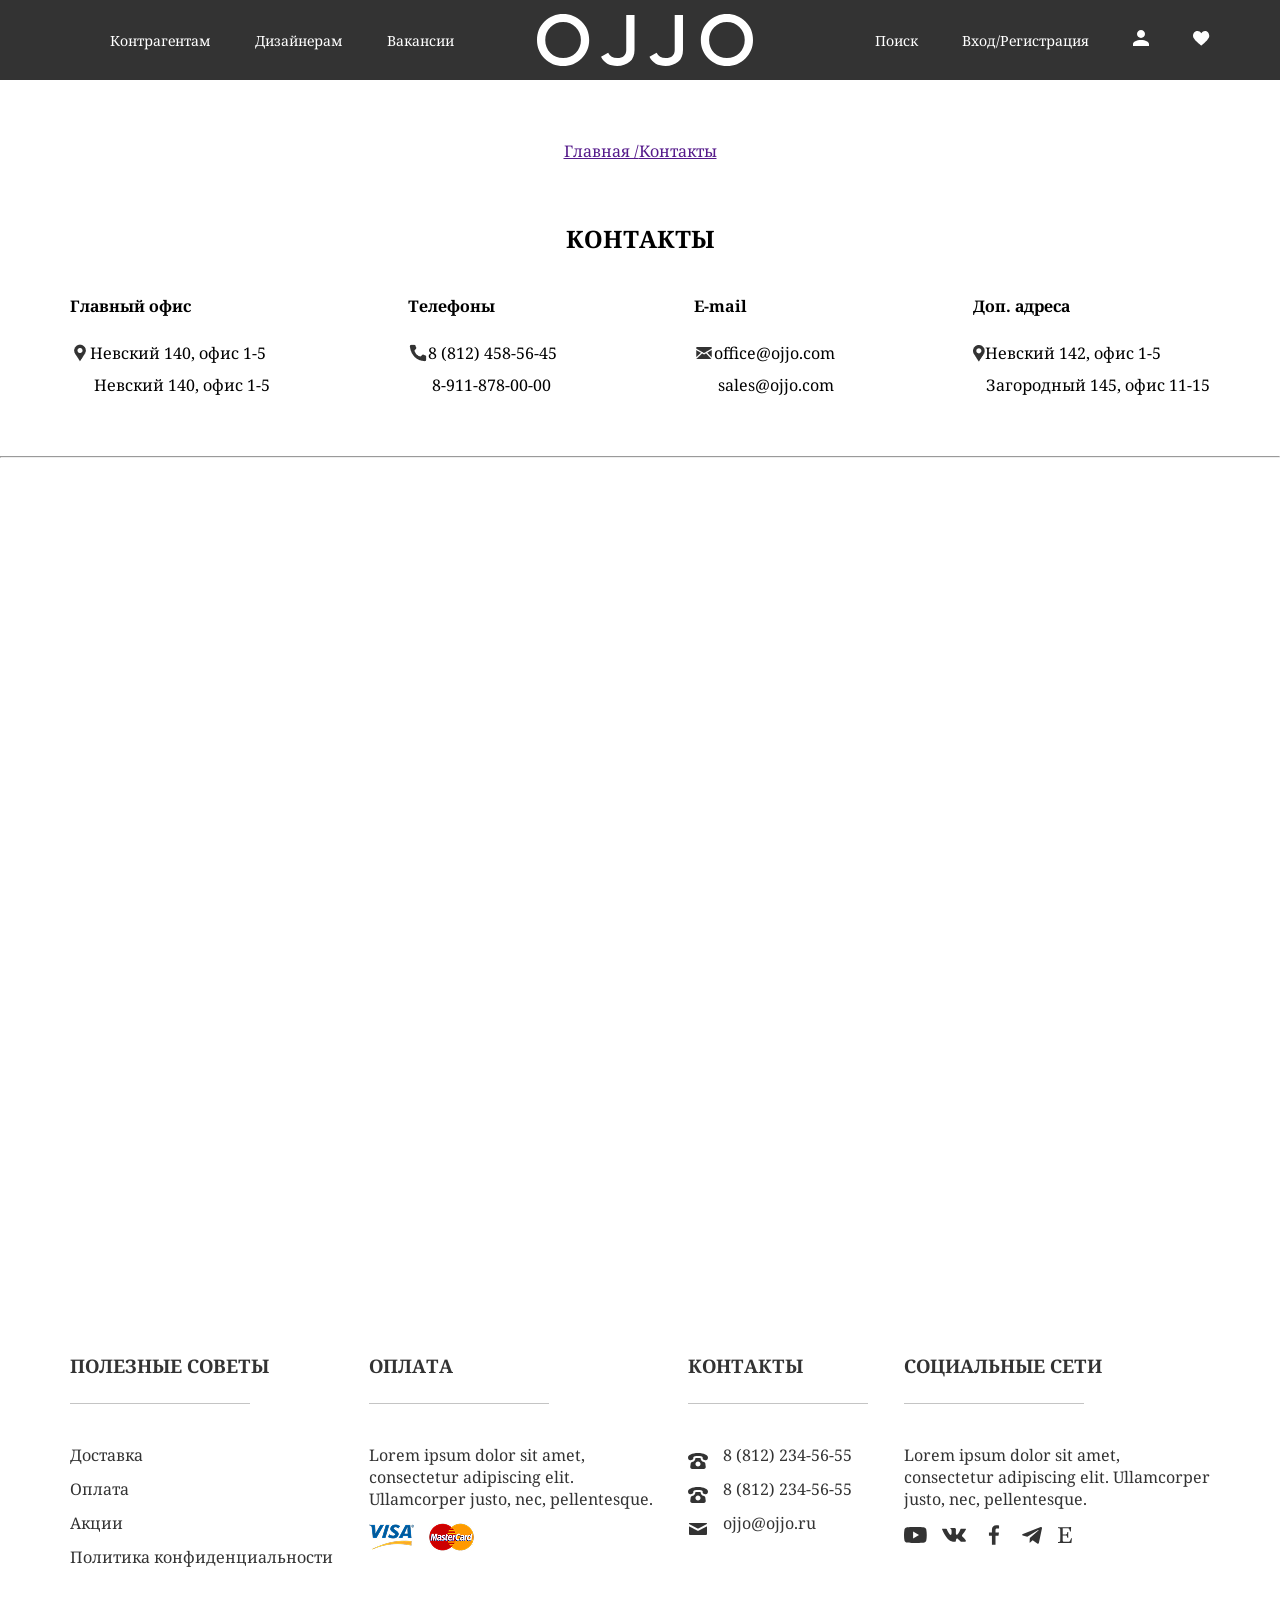
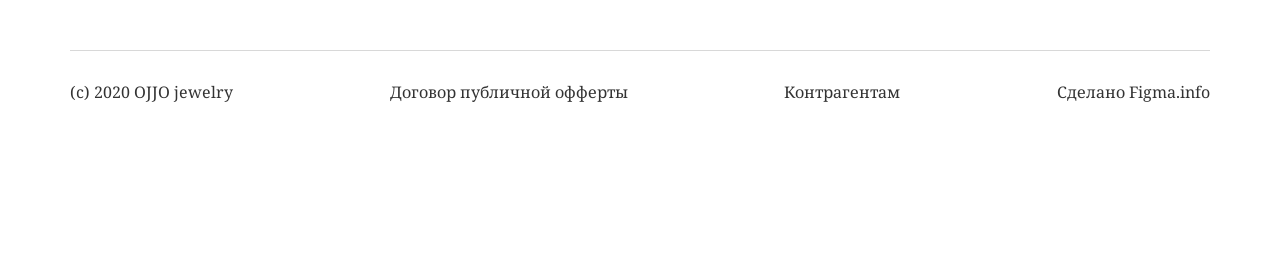
<file: map.html>
<!DOCTYPE html>
<html lang="en">
<head>
    <meta charset="UTF-8">
    <meta name="viewport" content="width=device-width, initial-scale=1.0">
    <title>Document</title>
    <link rel="stylesheet" href="./css/map.css">
    <link rel="preconnect" href="https://fonts.googleapis.com">
<link rel="preconnect" href="https://fonts.gstatic.com" crossorigin>
<link href="https://fonts.googleapis.com/css2?family=Noto+Serif:ital,wght@0,100..900;1,100..900&display=swap" rel="stylesheet">
</head>
<body>
            <header>
            <div class="header-container container">
                <nav>
                    <a href="">Контрагентам</a>
                    <a href="">Дизайнерам</a>
                    <a href="">Вакансии</a>
                </nav>
                <img src="./img/OJJO.svg" alt="">
                <nav>
                    <a href="">Поиск</a>
                    <a href="">Вход/Регистрация</a>
                    <a href=""><svg width="16" height="16" viewBox="0 0 16 16" fill="none" xmlns="http://www.w3.org/2000/svg">
<path d="M8 0C9.06087 0 10.0783 0.421427 10.8284 1.17157C11.5786 1.92172 12 2.93913 12 4C12 5.06087 11.5786 6.07828 10.8284 6.82843C10.0783 7.57857 9.06087 8 8 8C6.93913 8 5.92172 7.57857 5.17157 6.82843C4.42143 6.07828 4 5.06087 4 4C4 2.93913 4.42143 1.92172 5.17157 1.17157C5.92172 0.421427 6.93913 0 8 0ZM8 10C12.42 10 16 11.79 16 14V16H0V14C0 11.79 3.58 10 8 10Z" fill="white"/>
</svg></a>
                    <a href=""><svg width="17" height="15" viewBox="0 0 17 15" fill="none" xmlns="http://www.w3.org/2000/svg">
<path d="M8.33057 2.23935C5.57571 -2.01593 0 0.302208 0 4.93764C0 8.41849 7.644 13.8635 8.33057 14.5715C9.02186 13.8635 16.2857 8.41849 16.2857 4.93764C16.2857 0.337351 11.0906 -2.01593 8.33057 2.23935Z" fill="white"/>
</svg></a>
                </nav>
            </div>
            </header>

            <section class="hero">
                <div class="container">
                    <div class="hero__main">
                    <a href="">Главная  /</a>
                    <a href="">Контакты</a>
                    </div>

                <div class="hero__contacts">
                <h1 class="hero__title">КОНТАКТЫ</h1>
            </div>

            <div class="hero__flex">
                <div class="hero__flex__content">
                    <h4 class="flex__title">Главный офис</h4>
                    <div class="flex__text">
                        <img src="./img/gridicons_location.jpg" alt="">
                        <span>Невский 140, офис 1-5</span>
                    </div>
                    <p class="flex__subtitle">Невский 140, офис 1-5</p>
                </div>
                <div class="hero__flex__content">
                    <h4 class="flex__title">Телефоны</h4>
                    <div class="flex__text">
                        <img src="./img/carbon_phone-filled.jpg" alt="">
                        <span>8 (812) 458-56-45</span>
                    </div>
                    <p class="flex__subtitle">8-911-878-00-00</p>
                </div>

                <div class="hero__flex__content">
                    <h4 class="flex__title">E-mail</h4>
                    <div class="flex__text">
                        <img src="./img/foundation_mail.jpg" alt="">
                        <span>office@ojjo.com</span>
                    </div>
                    <p class="flex__subtitle">sales@ojjo.com</p>
                </div>
                
                <div class="hero__flex__content">
                    <h4 class="flex__title">Доп. адреса</h4>
                    <div class="flex__text">
                        <img src="./img/Vector.jpg" alt="">
                        <span>Невский 142, офис 1-5</span>
                    </div>
                    <p class="flex__subtitle__end">Загородный 145, офис 11-15</p>
                </div>
            </div>
                </div>

                <hr class="hero__hr">

<div class="map">
<iframe src="https://www.google.com/maps/embed?pb=!1m18!1m12!1m3!1d3423.146767596485!2d77.13656962491345!3d42.651360004978415!2m3!1f0!2f0!3f0!3m2!1i1024!2i768!4f13.1!3m3!1m2!1s0x3884f77f2926cf13%3A0xfe7a724a76a73479!2z0KMg0LTRj9C00Lgg0JvQtdGF0Lg!5e0!3m2!1sru!2skg!4v1785769113684!5m2!1sru!2skg" width="1110" height="750" style="border:0;" allowfullscreen="" loading="lazy" referrerpolicy="strict-origin-when-cross-origin"></iframe>
</div>
            </section>

        <footer>
        <div class="container">
        <div class="footer__flex">
        <div class="footer__links">
            <h3 class="footer__title">ПОЛЕЗНЫЕ СОВЕТЫ</h3>
            <hr class="footer__line">
            <p class="footer__text">Доставка</p>
            <p class="footer__text">Оплата</p>
            <p class="footer__text">Акции</p>
            <p class="footer__text">Политика конфиденциальности</p>
        </div>

            <div class="footer__payment">
                <h3 class="footer__title">ОПЛАТА</h3> 
                <hr class="footer__line">
                <p class="footer__text">Lorem ipsum dolor sit amet,<br> consectetur adipiscing elit.<br> Ullamcorper justo, nec, pellentesque.</p>
                <div class="footer__cards">
                <img src="./img/visa.jpg" alt="">
                <img src="./img/mastercard.jpg" alt="">
            </div>
            </div>

            <div class="footer__contacts">
                <h3 class="footer__title">КОНТАКТЫ</h3>
                <hr class="footer__line">
                <div class="footer__icons">
<svg width="20" height="20" viewBox="0 0 20 20" fill="none" xmlns="http://www.w3.org/2000/svg">
<path d="M17.256 12.253C17.16 11.586 16.645 11.066 15.982 10.911C13.405 10.307 12.759 8.823 12.65 7.177C12.193 7.092 11.38 7 10 7C8.62 7 7.807 7.092 7.35 7.177C7.241 8.823 6.595 10.307 4.018 10.911C3.355 11.067 2.84 11.586 2.744 12.253L2.247 15.695C2.072 16.907 2.962 18 4.2 18H15.8C17.037 18 17.928 16.907 17.753 15.695L17.256 12.253ZM10 15.492C8.605 15.492 7.474 14.372 7.474 12.992C7.474 11.612 8.605 10.492 10 10.492C11.395 10.492 12.526 11.612 12.526 12.992C12.526 14.372 11.394 15.492 10 15.492ZM19.95 6C19.926 4.5 16.108 2.001 10 2C3.891 2.001 0.0729981 4.5 0.0499981 6C0.0269981 7.5 0.0709982 9.452 2.585 9.127C5.526 8.746 5.345 7.719 5.345 6.251C5.345 5.227 7.737 4.98 10 4.98C12.263 4.98 14.654 5.227 14.655 6.251C14.655 7.719 14.474 8.746 17.415 9.127C19.928 9.452 19.973 7.5 19.95 6Z" fill="#333333"/>
</svg>
            <p class="footer__text">8 (812) 234-56-55</p>
                </div>

                <div class="footer__icons">
                <svg width="20" height="20" viewBox="0 0 20 20" fill="none" xmlns="http://www.w3.org/2000/svg">
<path d="M17.256 12.253C17.16 11.586 16.645 11.066 15.982 10.911C13.405 10.307 12.759 8.823 12.65 7.177C12.193 7.092 11.38 7 10 7C8.62 7 7.807 7.092 7.35 7.177C7.241 8.823 6.595 10.307 4.018 10.911C3.355 11.067 2.84 11.586 2.744 12.253L2.247 15.695C2.072 16.907 2.962 18 4.2 18H15.8C17.037 18 17.928 16.907 17.753 15.695L17.256 12.253ZM10 15.492C8.605 15.492 7.474 14.372 7.474 12.992C7.474 11.612 8.605 10.492 10 10.492C11.395 10.492 12.526 11.612 12.526 12.992C12.526 14.372 11.394 15.492 10 15.492ZM19.95 6C19.926 4.5 16.108 2.001 10 2C3.891 2.001 0.0729981 4.5 0.0499981 6C0.0269981 7.5 0.0709982 9.452 2.585 9.127C5.526 8.746 5.345 7.719 5.345 6.251C5.345 5.227 7.737 4.98 10 4.98C12.263 4.98 14.654 5.227 14.655 6.251C14.655 7.719 14.474 8.746 17.415 9.127C19.928 9.452 19.973 7.5 19.95 6Z" fill="#333333"/>
</svg>
            <p class="footer__text">8 (812) 234-56-55</p>
                </div>

                <div class="footer__icons">
<svg width="20" height="20" viewBox="0 0 20 20" fill="none" xmlns="http://www.w3.org/2000/svg">
<path d="M1.574 5.286L9.074 9.315C9.326 9.45 9.652 9.514 9.98 9.514C10.308 9.514 10.634 9.45 10.886 9.315L18.386 5.286C18.875 5.023 19.337 4 18.44 4H1.521C0.624002 4 1.086 5.023 1.574 5.286ZM18.613 7.489L10.886 11.516C10.546 11.694 10.308 11.715 9.98 11.715C9.652 11.715 9.414 11.694 9.074 11.516C8.734 11.338 1.941 7.777 1.386 7.488C0.996002 7.284 1 7.523 1 7.707V15C1 15.42 1.566 16 2 16H18C18.434 16 19 15.42 19 15V7.708C19 7.524 19.004 7.285 18.613 7.489Z" fill="#333333"/>
</svg>
            <p class="footer__text">ojjo@ojjo.ru</p>
                </div>
                
            </div>

                <div class="footer__social">
                    <h3 class="footer__title">СОЦИАЛЬНЫЕ СЕТИ</h3>
                    <hr class="footer__line">
                    <p class="footer__text">Lorem ipsum dolor sit amet,<br> consectetur adipiscing elit. Ullamcorper <br> justo, nec, pellentesque.</p>
                    <div class="footer__icons">
                    <svg width="23" height="16" viewBox="0 0 23 16" fill="none" xmlns="http://www.w3.org/2000/svg">
<path d="M22.2712 2.48625C22.1418 2.00528 21.8883 1.56675 21.5361 1.21455C21.1839 0.862353 20.7453 0.608836 20.2644 0.479375C18.4931 1.45286e-07 11.3756 0 11.3756 0C11.3756 0 4.25811 1.45286e-07 2.48686 0.479375C2.00589 0.608836 1.56737 0.862353 1.21516 1.21455C0.862965 1.56675 0.609447 2.00528 0.479986 2.48625C0.149255 4.29265 -0.0112405 6.12611 0.000611354 7.9625C-0.0112405 9.79889 0.149255 11.6323 0.479986 13.4387C0.609447 13.9197 0.862965 14.3582 1.21516 14.7104C1.56737 15.0626 2.00589 15.3162 2.48686 15.4456C4.25811 15.925 11.3756 15.925 11.3756 15.925C11.3756 15.925 18.4931 15.925 20.2644 15.4456C20.7453 15.3162 21.1839 15.0626 21.5361 14.7104C21.8883 14.3582 22.1418 13.9197 22.2712 13.4387C22.602 11.6323 22.7625 9.79889 22.7506 7.9625C22.7625 6.12611 22.602 4.29265 22.2712 2.48625ZM9.10061 11.375V4.55L15.0075 7.9625L9.10061 11.375Z" fill="#333333"/>
</svg>
                    <svg width="24" height="14" viewBox="0 0 24 14" fill="none" xmlns="http://www.w3.org/2000/svg">
<path fill-rule="evenodd" clip-rule="evenodd" d="M21.3624 9.618C21.3624 9.618 23.3028 11.5344 23.7828 12.4212C23.7922 12.434 23.7994 12.4482 23.8044 12.4632C24 12.7908 24.048 13.0476 23.952 13.2372C23.79 13.5504 23.2416 13.7076 23.0556 13.7208H19.626C19.3872 13.7208 18.8904 13.6584 18.2856 13.2408C17.8236 12.918 17.364 12.3864 16.9188 11.8668C16.254 11.0952 15.6792 10.4256 15.0972 10.4256C15.0237 10.4254 14.9507 10.4376 14.8812 10.4616C14.4408 10.6008 13.8816 11.2284 13.8816 12.9C13.8816 13.4232 13.4688 13.7208 13.1796 13.7208H11.6088C11.0736 13.7208 8.28722 13.5336 5.81642 10.9284C2.78882 7.7388 0.0696241 1.3404 0.0432241 1.284C-0.125976 0.87 0.229224 0.6444 0.613224 0.6444H4.07642C4.54082 0.6444 4.69202 0.9252 4.79762 1.1772C4.92002 1.4664 5.37362 2.6232 6.11762 3.9228C7.32242 6.0372 8.06282 6.8976 8.65442 6.8976C8.76557 6.89793 8.87484 6.86896 8.97122 6.8136C9.74402 6.3888 9.60002 3.6288 9.56402 3.06C9.56402 2.9496 9.56282 1.8276 9.16682 1.2852C8.88362 0.8964 8.40122 0.7452 8.10962 0.69C8.18762 0.5772 8.35322 0.4044 8.56562 0.3024C9.09482 0.0383998 10.0512 0 11.0004 0H11.5272C12.5568 0.0144 12.8232 0.0803999 13.1976 0.1752C13.9512 0.3552 13.9656 0.8436 13.8996 2.5068C13.8804 2.982 13.86 3.5172 13.86 4.1472C13.86 4.2816 13.854 4.4316 13.854 4.584C13.8312 5.4372 13.8012 6.3984 14.4036 6.7932C14.4818 6.84187 14.572 6.86765 14.664 6.8676C14.8728 6.8676 15.498 6.8676 17.1936 3.9576C17.9376 2.6724 18.5136 1.1568 18.5532 1.0428C18.5868 0.9792 18.6876 0.8004 18.81 0.7284C18.8971 0.682074 18.9946 0.658933 19.0932 0.6612H23.1672C23.6112 0.6612 23.9124 0.7284 23.9712 0.8964C24.0696 1.1688 23.952 2.0004 22.092 4.5156C21.7788 4.9344 21.504 5.2968 21.2628 5.6136C19.5768 7.8264 19.5768 7.938 21.3624 9.618Z" fill="#333333"/>
</svg>
                    <svg width="26" height="26" viewBox="0 0 26 26" fill="none" xmlns="http://www.w3.org/2000/svg">
<path d="M14.5134 22.7467V13.8677H17.5088L17.9541 10.3913H14.5134V8.17694C14.5134 7.17377 14.7929 6.48694 16.2327 6.48694H18.057V3.38752C17.1694 3.2924 16.2771 3.24646 15.3844 3.24994C12.7367 3.24994 10.9189 4.86627 10.9189 7.83352V10.3848H7.94299V13.8612H10.9254V22.7467H14.5134Z" fill="#333333"/>
</svg>
                    <svg width="21" height="17" viewBox="0 0 21 17" fill="none" xmlns="http://www.w3.org/2000/svg">
<path d="M18.6646 0.110375L0.934606 6.94737C-0.275394 7.43337 -0.268393 8.10837 0.712607 8.40937L5.26461 9.82937L15.7966 3.18437C16.2946 2.88137 16.7496 3.04437 16.3756 3.37637L7.84261 11.0774H7.84061L7.84261 11.0784L7.52861 15.7704C7.98861 15.7704 8.19161 15.5594 8.44961 15.3104L10.6606 13.1604L15.2596 16.5574C16.1076 17.0244 16.7166 16.7844 16.9276 15.7724L19.9466 1.54437C20.2556 0.305375 19.4736 -0.255625 18.6646 0.110375Z" fill="#333333"/>
</svg>
                    <svg width="14" height="16" viewBox="0 0 14 16" fill="none" xmlns="http://www.w3.org/2000/svg">
<path d="M4.692 1.63C4.692 1.41333 4.714 1.28333 5.08533 1.28333H10.062C10.9287 1.28333 11.4087 2.02333 11.7553 3.412L12.0353 4.52267H12.882C13.0353 1.37067 13.1687 0 13.1687 0C13.1687 0 11.038 0.24 9.77533 0.24H3.40933L0 0.130667V1.044L1.15 1.26133C1.95667 1.42133 2.15 1.592 2.21667 2.332C2.21667 2.332 2.29 4.512 2.29 8.092C2.29 11.682 2.23 13.832 2.23 13.832C2.23 14.4807 1.97 14.7207 1.17 14.8807L0.022 15.1007V16L3.442 15.89H9.142C10.432 15.89 13.402 16 13.402 16C13.472 15.22 13.902 11.68 13.972 11.2907H13.172L12.316 13.2307C11.646 14.7507 10.6653 14.8607 9.576 14.8607H6.30533C5.21867 14.8607 4.69533 14.434 4.69533 13.494V8.53333C4.69533 8.53333 7.10867 8.53333 7.88867 8.59733C8.49667 8.64 8.864 8.814 9.062 9.66267L9.322 10.7927H10.262L10.202 7.94067L10.33 5.07067H9.40267L9.10267 6.33067C8.914 7.16 8.78267 7.31067 7.93333 7.39733C6.82267 7.51067 4.72333 7.49067 4.72333 7.49067V1.63333H4.69L4.692 1.63Z" fill="#333333"/>
</svg>
                </div>
                </div>
            </div>
            <hr class="footer__hr">
                    <div class="footer__flex">
                    <p>(c) 2020 OJJO jewelry</p>
                    <p>Договор публичной офферты</p>
                    <p>Контрагентам</p>
                    <p>Сделано Figma.info</p>
                </div>
        </div>
        </footer>


</body>
</html>
</file>
<file: css/basket.css>
/* zero style */

*{
    padding: 0;
    margin: 0;
    box-sizing: border-box;
}

.container{
    max-width: 1140px;
    margin: 0 auto;
}

body{
    font-family: "Noto Serif", serif;
}

/* zero style */

/* header */

header{
    background: #333333;
}

.header-container{
    display: flex;
    align-items: center;
    height: 80px;
    justify-content: space-between;
}

nav a{
    color: #fff;
    font-weight: 400;
    font-size: 14px;
    line-height: 150%;
    margin-left: 40px;
    text-decoration: none;
    cursor: pointer;
    transition: transform 0.5s ease;
}

nav a:hover{
    text-decoration: underline;
}

/* header */


/* hero */

.options{
    display: flex;
    justify-content: center;
    align-items: center;
    text-align: center;
    margin-top: 100px;
}

select{
    width: 160px;
    height: 34px;
    margin-left: 30px;
    border: none;
    border-bottom: 1px solid #D6D6D6;
    font-weight: 400;
    font-size: 16px;
    color: #333333;
    line-height: 150%;
}

.hero__cards{
    display: flex;
    justify-content: space-between;
    margin-top: 60px;
}

.hero__card{
    text-align: center;
}

.cards__subtitle{
    margin-top: 25px;
    font-size: 16px;
    color: #333333;
}

.cards__title{
    margin-top: 10px;
    font-size: 24px;
    font-weight: 600;
    color: #333333;
}

.card__btn{
    text-transform: capitalize;
    font-size: 18px;
    font-weight: 400;
    padding: 10px 20px;
    border: 1px solid #D6D6D6;
    color: #fff;
    background-color: #333333;
    cursor: pointer;
    letter-spacing: 10%;
    transition: all 0.7s;
    margin-bottom: 95px;
    margin-top: 15px;
}

.btn__center{
    display: flex;
    justify-content: center;
}

.inform{
    display: flex;
    justify-content: center;
    gap: 20px;
    margin-bottom: 150px;
}

.right__content{
    display: flex;
    flex-wrap: wrap;
    margin-left: 103px;
}

/* hero */

/* offers */

.offers{
    background: url(../img/Rectangle.jpg) no-repeat center/cover;
    height: 541px;
    display: flex;
    justify-content: center;
    align-items: center;
}

.offers__content{
    width: 730px;
    text-align: center;
    color: #fff;
}

.offers__title{
    font-size: 30px;
    margin-bottom: 30px;
}

.offers__center{
    display: flex;
    gap: 80px;
}

.offers__left{
    margin-top: 63px;
}

.offers__right{
    display: flex;
    justify-content: center;
    margin-top: 63px;
    width: 418px;
    height: 85px;
    background-color: #fff;
    border-radius: 10px;
    border: 1px solid gray;
    align-items: center;
    gap: 15px;
}

.offers__flex{
    display: flex;
    align-items: center;
    color: #fff;
    margin-bottom: 15px;
    gap: 20px;
}

.offers__input{
    width: 200px;
    height: 45px;
}

.offers__btn{
    text-transform: capitalize;
    font-size: 18px;
    font-weight: 400;
    padding: 10px 20px;
    border: 1px solid #D6D6D6;
    color: #fff;
    background-color: #333333;
    cursor: pointer;
    letter-spacing: 10%;
    transition: all 0.7s;
}

/* offers */

/* footer */

footer{
    padding: 80px 0;
    color: #333333;
}

.footer__flex{
    display: flex;
    justify-content: space-between;
    margin-bottom: 70px;
}

.footer__icons{
    display: flex;
    align-items: center;
    gap: 15px;
}

.footer__text{
margin-bottom: 12px;
}

.footer__title{
    margin-bottom: 25px;
}

.footer__cards{
    display: flex;
    align-items: center;
    gap: 15px;
}

.footer__line{
    width: 180px;
    border: none;
    border-top: 1px solid #C4C4C4;
    margin: 20px 0 40px;
}

.footer__hr{
    border: none;
    border-top: 1px solid #D8D8D8;
    margin: 40px 0 30px;
}

/* footer */
</file>
<file: css/catalog.css>
/* zero style */

*{
    padding: 0;
    margin: 0;
    box-sizing: border-box;
}

.container{
    max-width: 1140px;
    margin: 0 auto;
}

body{
    font-family: "Noto Serif", serif;
}

/* zero style */

/* header */

header{
    background: #333333;
}

.header-container{
    display: flex;
    align-items: center;
    height: 80px;
    justify-content: space-between;
}

nav a{
    color: #fff;
    font-weight: 400;
    font-size: 14px;
    line-height: 150%;
    margin-left: 40px;
    text-decoration: none;
    cursor: pointer;
    transition: transform 0.5s ease;
}

nav a:hover{
    text-decoration: underline;
}

/* header */

/* hero */

.page__nav{
    display: flex;
    justify-content: center;
    padding-top: 60px;
    padding-bottom: 51px;
}

.page__nav a{
    margin-left: 31px;
    font-size: 14px;
    font-weight: 400;
    line-height: 150%;
    color: #333333;
}

/* hero */

/* product */

.product__right__line{
    border: 1px solid gray;
    padding: 10px;

}

.product__content{
    display: flex;
    justify-content: space-between;
    gap: 30px;
}

.products__small{
    margin-top: 30px;
}

.product__small__img__space{
    margin-left: 24px;
    margin-right: 24px;
}

.product__right{
    border: 1px solid grey;
    padding-bottom: 53px;
    padding: 30px;
}

.product__right__title{
    display: flex;
    font-size: 24px;
    font-weight: 500;
    line-height: 100%;
    letter-spacing: 10%;
    color: #333333;
    margin-top: 40px;
    margin-bottom: 30px;
}

.product__right__category{
    font-size: 14px;
    font-weight: 400;
    line-height: 150%;
    color: #979797;
    margin-bottom: 30px;
}

.product__right__category1{
    margin-right: 30px;
}

.product__right__text{
    font-size: 14px;
    font-weight: 400;
    line-height: 150%;
    color: #333333;
    margin-top: 30px;
}

.product__right__price{
    font-size: 24px;
    font-weight: 600;
    margin-top: 30px;
    line-height: 100%;
    letter-spacing: 5%;
    color: #333333;
}

.product__right__btn{
    margin-top: 30px;
}

.product__btn__buy{
    text-transform: capitalize;
    font-size: 18px;
    font-weight: 400;
    padding: 10px 20px;
    border: 1px solid #D6D6D6;
    color: #fff;
    background-color: #333333;
    cursor: pointer;
    letter-spacing: 10%;
    transition: all 0.7s;
}

.product__btn__basket{
    text-transform: capitalize;
    font-size: 18px;
    font-weight: 400;
    padding: 10px 20px;
    border: 1px solid #333333;
    cursor: pointer;
    letter-spacing: 10%;
    margin-left: 30px;
    background: none;
}

/* product */

/* full info */

.full__info__content{
    display: flex;
    justify-content: space-between;
    gap: 30px;
    margin-top: 120px;
}

.full__info__left{
    width: 540px;
}

.full__info__left__subtitle{
    margin-top: 30px;
}

.full__info__right{
    display: flex;
    flex-wrap: wrap;
    margin-left: 103px;
}

/* full info */


/* goods */

.goods__cards{
    display: flex;
    justify-content: center;
    align-items: center;
    text-align: center;
    flex-direction: column;
}

.hero__cards{
    display: flex;
    justify-content: space-between;
    margin-top: 60px;
}

.goods__subtitle{
    margin-top: 120px;
    color: #333333;
    font-size: 21px;
    font-weight: 400;
    line-height: 140%;
}

.goods__title{
    margin-top: 15px;
    font-size: 30px;
    font-weight: 700;
    color: #333333;
    line-height: 100%;
}

.goods__card__btn{
    text-transform: capitalize;
    font-size: 18px;
    font-weight: 400;
    padding: 10px 20px;
    border: 1px solid #D6D6D6;
    color: #fff;
    background-color: #333333;
    cursor: pointer;
    letter-spacing: 10%;
    transition: all 0.7s;
    margin-bottom: 95px;
    margin-top: 15px;
    margin-left: 70px;
}

.goods__cards__subtitle{
    margin-top: 25px;
    font-size: 16px;
    font-weight: 400;
    line-height: 150%;
    color: #333333;
    text-align: center;
}
.goods__cards__title{
    font-size: 24px;
    font-weight: 600;
    line-height: 140%;
    color: #333333;
    text-align: center;
}

/* goods */

/* offers */

.offers{
    background: url(../img/Rectangle.jpg) no-repeat center/cover;
    height: 541px;
    display: flex;
    justify-content: center;
    align-items: center;
}

.offers__content{
    width: 730px;
    text-align: center;
    color: #fff;
}

.offers__title{
    font-size: 30px;
    margin-bottom: 30px;
}

.offers__center{
    display: flex;
    gap: 80px;
}

.offers__left{
    margin-top: 63px;
}

.offers__right{
    display: flex;
    justify-content: center;
    margin-top: 63px;
    width: 418px;
    height: 85px;
    background-color: #fff;
    border-radius: 10px;
    border: 1px solid gray;
    align-items: center;
    gap: 15px;
}

.offers__flex{
    display: flex;
    align-items: center;
    color: #fff;
    margin-bottom: 15px;
    gap: 20px;
}

.offers__input{
    width: 200px;
    height: 45px;
}

.offers__btn{
    text-transform: capitalize;
    font-size: 18px;
    font-weight: 400;
    padding: 10px 20px;
    border: 1px solid #D6D6D6;
    color: #fff;
    background-color: #333333;
    cursor: pointer;
    letter-spacing: 10%;
    transition: all 0.7s;
}

/* offers */

/* footer */

footer{
    padding: 80px 0;
    color: #333333;
}

.footer__flex{
    display: flex;
    justify-content: space-between;
    margin-bottom: 70px;
}

.footer__icons{
    display: flex;
    align-items: center;
    gap: 15px;
}

.footer__text{
margin-bottom: 12px;
}

.footer__title{
    margin-bottom: 25px;
}

.footer__cards{
    display: flex;
    align-items: center;
    gap: 15px;
}

.footer__line{
    width: 180px;
    border: none;
    border-top: 1px solid #C4C4C4;
    margin: 20px 0 40px;
}

.footer__hr{
    border: none;
    border-top: 1px solid #D8D8D8;
    margin: 40px 0 30px;
}

/* footer */
</file>
<file: css/map.css>
/* zero style */

*{
    padding: 0;
    margin: 0;
    box-sizing: border-box;
}

.container{
    max-width: 1140px;
    margin: 0 auto;
}

body{
    font-family: "Noto Serif", serif;
}

/* zero style */

/* header */

header{
    background: #333333;
}

.header-container{
    display: flex;
    align-items: center;
    height: 80px;
    justify-content: space-between;
}

nav a{
    color: #fff;
    font-weight: 400;
    font-size: 14px;
    line-height: 150%;
    margin-left: 40px;
    text-decoration: none;
    cursor: pointer;
    transition: transform 0.5s ease;
}

nav a:hover{
    text-decoration: underline;
}

/* header */


/* hero */

.hero__main{
    display: flex;
    align-items: center;
    justify-content: center;
    text-align: center;
    margin-top: 60px;
}

.hero__contacts{
    align-items: center;
    justify-content: center;
    text-align: center;
    margin-top: 60px;
}

.hero__flex{
    display: flex;
    justify-content: space-between;
    align-items: flex-start;
    margin-top: 40px;
    margin-bottom: 60px;

}

.flex__text{
    display: flex;
    align-items: center;
    text-align: center;
    margin-top: 25px;
}

.flex__subtitle{
    margin-left: 24px;
    margin-top: 10px;
}

.flex__subtitle__end{
    margin-left: 13px;
    margin-top: 10px;
}

.map{
    align-items: center;
    text-align: center;
    font-width: 1110px;
    margin-top: 60px;
}


/* hero */


/* footer */

footer{
    padding: 80px 0;
    color: #333333;
}

.footer__flex{
    display: flex;
    justify-content: space-between;
    margin-bottom: 70px;
}

.footer__icons{
    display: flex;
    align-items: center;
    gap: 15px;
}

.footer__text{
margin-bottom: 12px;
}

.footer__title{
    margin-bottom: 25px;
}

.footer__cards{
    display: flex;
    align-items: center;
    gap: 15px;
}

.footer__line{
    width: 180px;
    border: none;
    border-top: 1px solid #C4C4C4;
    margin: 20px 0 40px;
}

.footer__hr{
    border: none;
    border-top: 1px solid #D8D8D8;
    margin: 40px 0 30px;
}

/* footer */
</file>
